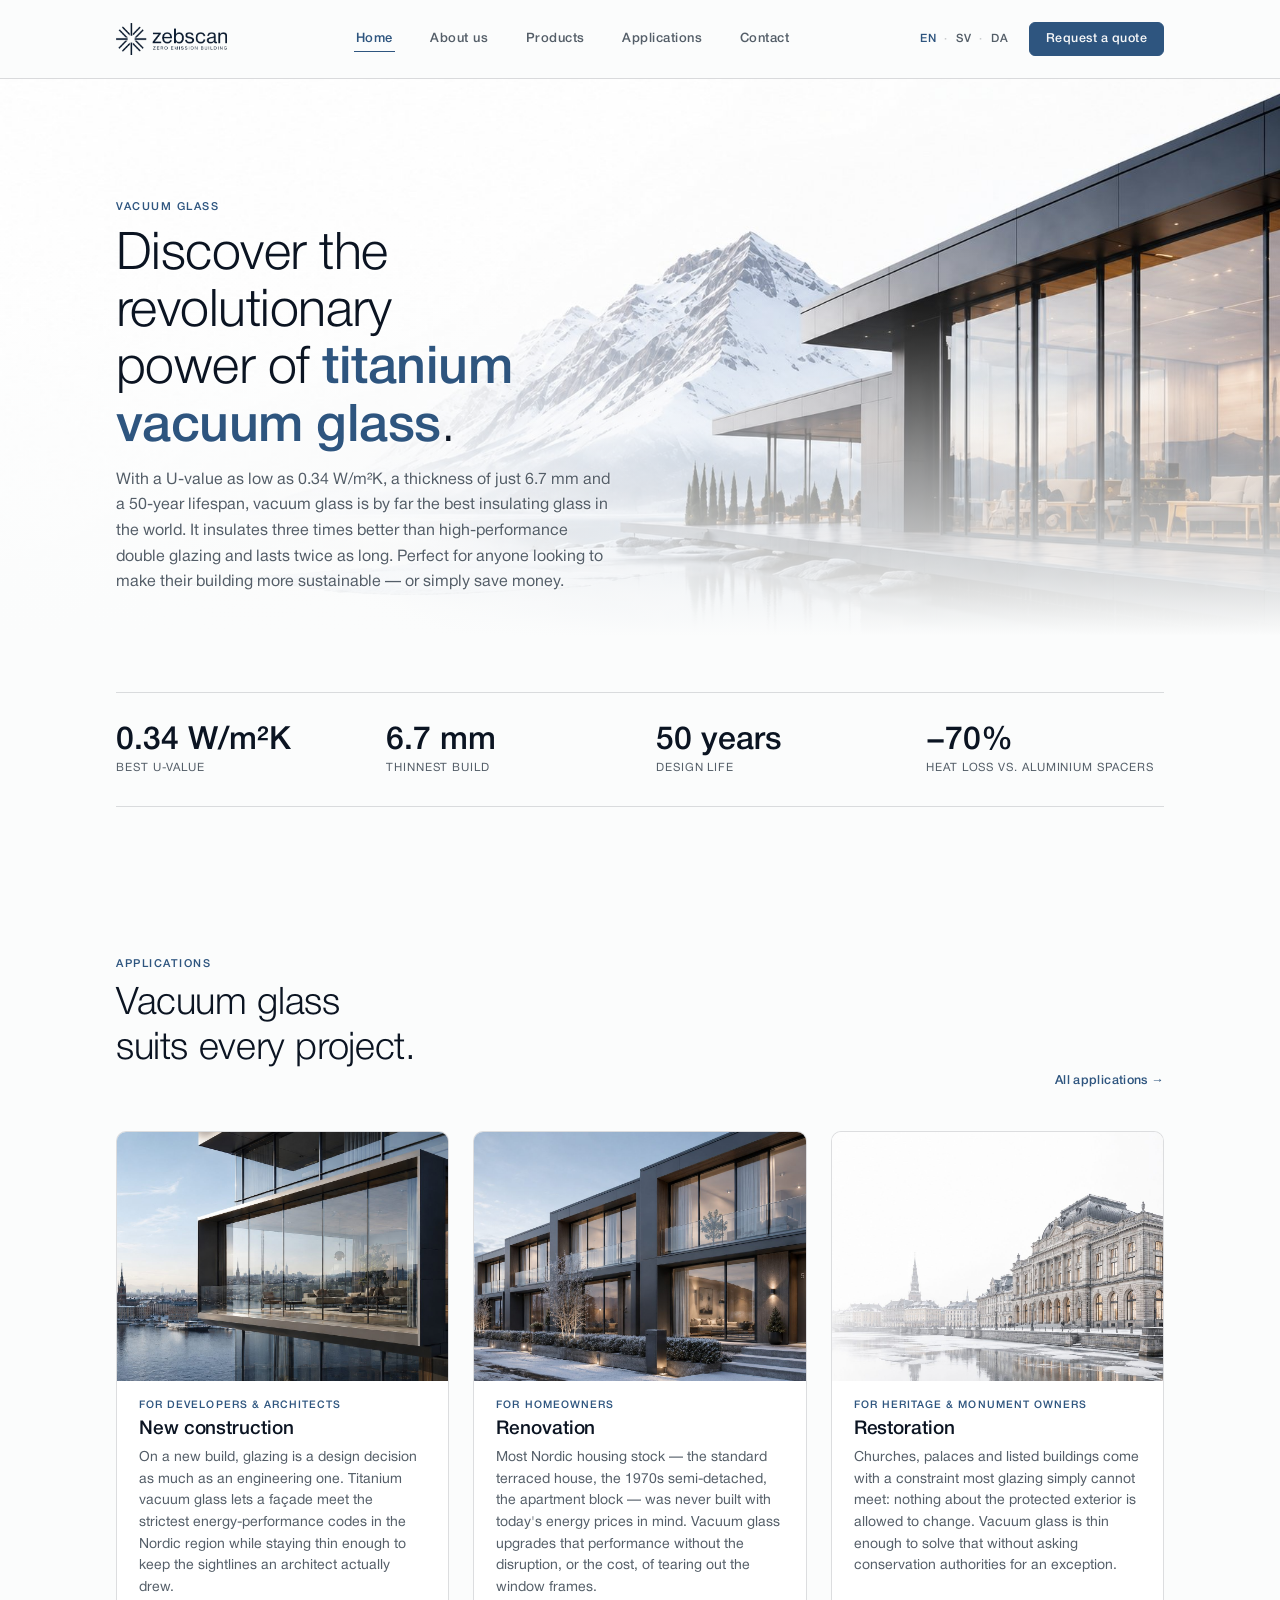
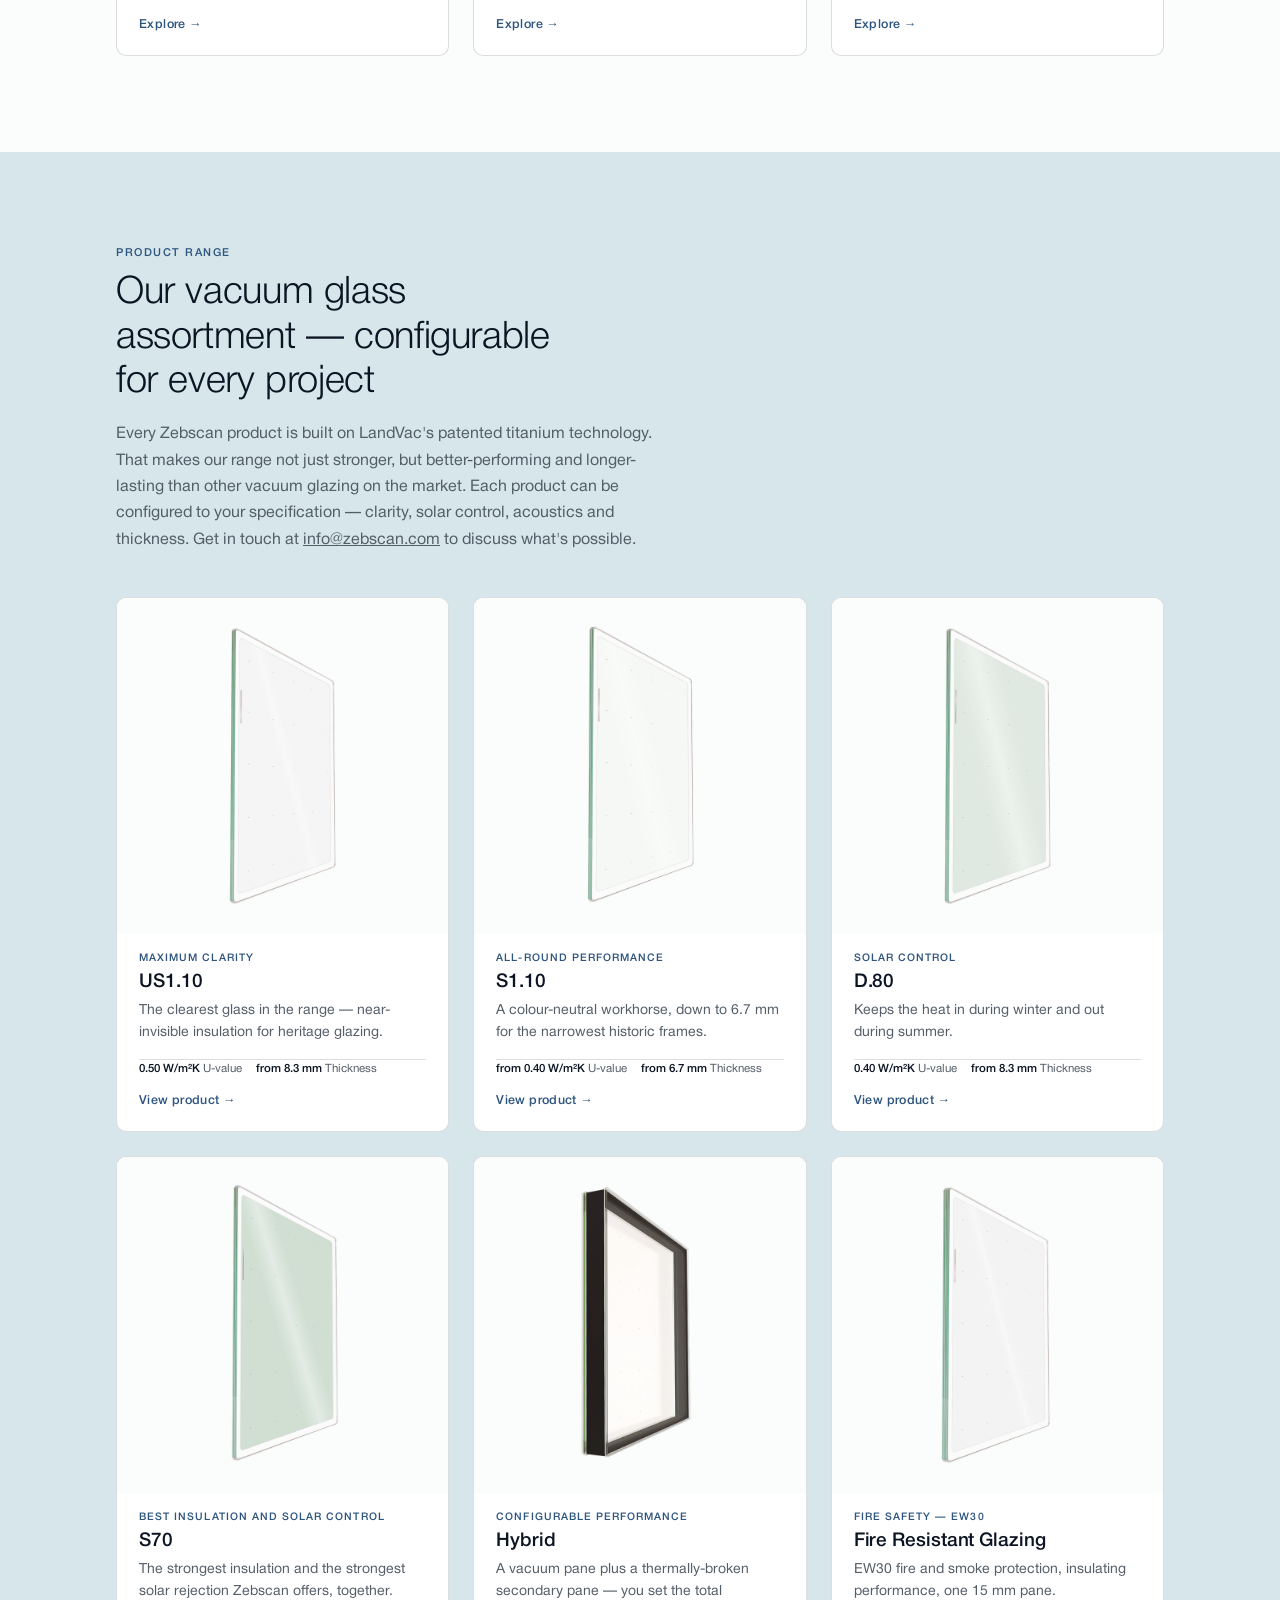
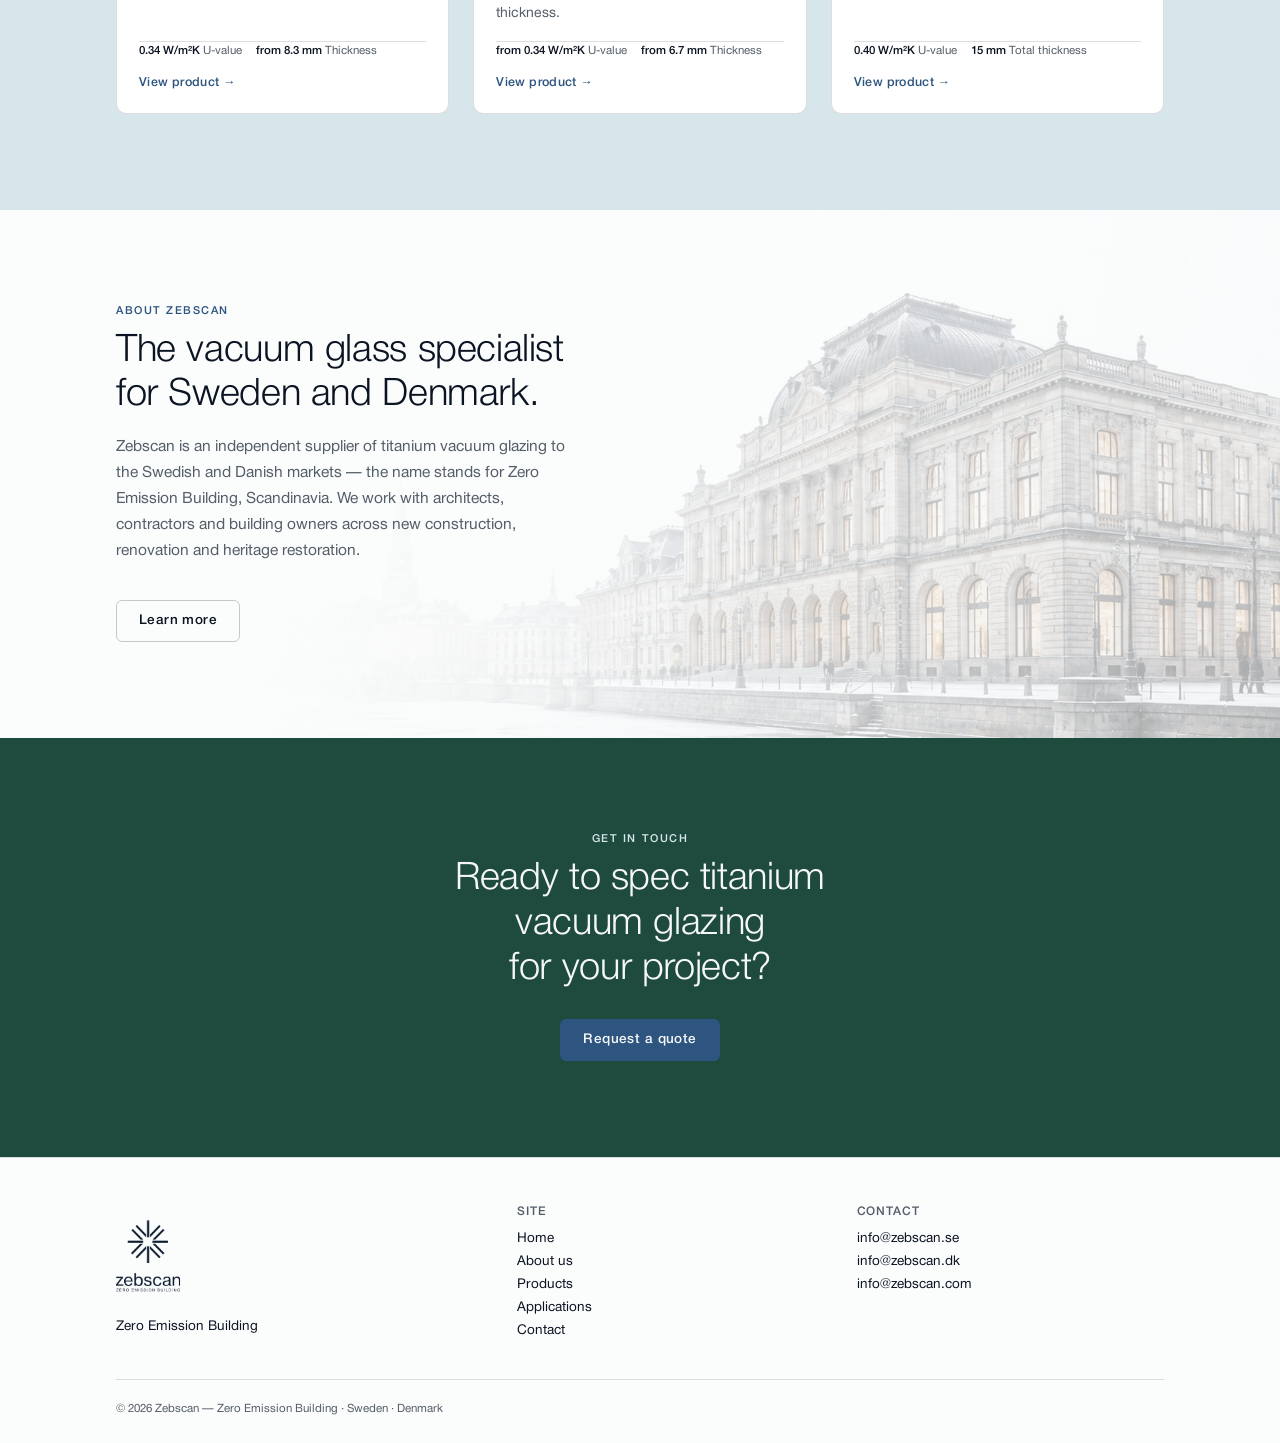
<file: index.html>
<!doctype html>
<html lang="en">
<head>
<meta charset="utf-8">
<meta name="viewport" content="width=device-width, initial-scale=1">
<title>Zebscan — Titanium Vacuum Glazing</title>
<meta name="description" content="Zebscan supplies titanium-engineered vacuum glazing to Sweden and Denmark — U-value from 0.34 W/m²K at just 6.7 mm thick. New construction, renovation and restoration.">
<link rel="icon" type="image/png" href="/favicon.png">
<link rel="apple-touch-icon" href="/apple-touch-icon.png">
<link rel="canonical" href="https://zebscan.com/">
<meta property="og:type" content="website">
<meta property="og:url" content="https://zebscan.com/">
<meta property="og:title" content="Zebscan — Titanium Vacuum Glazing">
<meta property="og:description" content="Zebscan supplies titanium-engineered vacuum glazing to Sweden and Denmark — U-value from 0.34 W/m²K at just 6.7 mm thick. New construction, renovation and restoration.">
<meta property="og:image" content="https://zebscan.com/og-image.jpg">
<meta name="twitter:card" content="summary_large_image">
<meta name="twitter:title" content="Zebscan — Titanium Vacuum Glazing">
<meta name="twitter:description" content="Zebscan supplies titanium-engineered vacuum glazing to Sweden and Denmark — U-value from 0.34 W/m²K at just 6.7 mm thick. New construction, renovation and restoration.">
<meta name="twitter:image" content="https://zebscan.com/og-image.jpg">
<link rel="preload" as="font" href="/assets/fonts/HelveticaNeueRoman.otf" type="font/otf" crossorigin>
<link rel="stylesheet" href="/assets/css/tokens.css">
<link rel="stylesheet" href="/assets/css/fonts.css">
<link rel="stylesheet" href="/assets/css/base.css">
</head>
<body>
<header class="site-header">
  <div class="container">
    <a class="brand" href="/index.html" aria-label="Zebscan home">
      <img src="/assets/images/logo-left-aligned-darkblue.png" alt="Zebscan — Zero Emission Building" />
    </a>

    <nav class="nav-primary" aria-label="Primary">
      <a href="/index.html" class="active" id="i18n-navHome">Home</a>
      <a href="/about.html" id="i18n-navAbout">About us</a>
      <a href="/products.html" id="i18n-navProducts">Products</a>
      <a href="/applications.html" id="i18n-navApplications">Applications</a>
      <a href="/contact.html" id="i18n-navContact">Contact</a>
    </nav>

    <div class="header-actions">
      <div class="lang-switch" role="group" aria-label="Language">
        <button type="button" data-lang-btn="en" class="active">EN</button>
        <span>&middot;</span>
        <button type="button" data-lang-btn="sv">SV</button>
        <span>&middot;</span>
        <button type="button" data-lang-btn="da">DA</button>
      </div>
      <a class="btn-quote" href="/contact.html" id="i18n-navQuote">Request a quote</a>
      <button type="button" class="nav-toggle" aria-label="Toggle menu" aria-expanded="false">
        <span></span><span></span><span></span>
      </button>
    </div>
  </div>
</header>
<section class="page-hero" style="background-image:url('/assets/images/hero-bg.jpg');">
  <div class="container">
    <span class="page-hero-eyebrow reveal" id="i18n-heroEyebrow">Vacuum glass</span>
    <h1 class="reveal" style="animation-delay:.08s;" id="i18n-heroTitle" data-i18n-html>Discover the revolutionary power of <em>titanium vacuum glass</em>.</h1>
    <p class="reveal" style="animation-delay:.16s;" id="i18n-heroLede">With a U-value as low as 0.34 W/m²K, a thickness of just 6.7 mm and a 50-year lifespan, vacuum glass is by far the best insulating glass in the world. It insulates three times better than high-performance double glazing and lasts twice as long. Perfect for anyone looking to make their building more sustainable — or simply save money.</p>
  </div>
</section>

<section class="section-tight">
  <div class="container">
    <div class="usp-strip">
      <div class="usp-item"><span class="usp-value">0.34 W/m²K</span><span class="usp-label">Best U-value</span></div>
      <div class="usp-item"><span class="usp-value">6.7 mm</span><span class="usp-label">Thinnest build</span></div>
      <div class="usp-item"><span class="usp-value">50 years</span><span class="usp-label">Design life</span></div>
      <div class="usp-item"><span class="usp-value">&minus;70%</span><span class="usp-label">Heat loss vs. aluminium spacers</span></div>
    </div>
  </div>
</section>

<section class="section">
  <div class="container">
    <div class="section-head">
      <div>
        <span class="eyebrow">Applications</span>
        <h2 class="section-title" id="i18n-applicationsTitle">Vacuum glass suits every project.</h2>
      </div>
      <a class="card-cta" href="/applications.html" style="text-decoration:none;">All applications →</a>
    </div>
    <div class="card-grid card-grid-3">
      <a class="card" href="/applications.html#nieuwbouw">
        <div class="card-photo" style="background-image:url('/assets/images/applications/nieuwbouw/nieuwbouw-01.jpg')"></div>
        <div class="card-body">
          <span class="card-eyebrow">For developers & architects</span>
          <h3 id="i18n-catNieuwbouw">New construction</h3>
          <p>On a new build, glazing is a design decision as much as an engineering one. Titanium vacuum glass lets a façade meet the strictest energy-performance codes in the Nordic region while staying thin enough to keep the sightlines an architect actually drew.</p>
          <span class="card-cta">Explore →</span>
        </div>
      </a>
      <a class="card" href="/applications.html#renovatie">
        <div class="card-photo" style="background-image:url('/assets/images/applications/renovatie/renovatie-01.jpg')"></div>
        <div class="card-body">
          <span class="card-eyebrow">For homeowners</span>
          <h3 id="i18n-catRenovatie">Renovation</h3>
          <p>Most Nordic housing stock — the standard terraced house, the 1970s semi-detached, the apartment block — was never built with today's energy prices in mind. Vacuum glass upgrades that performance without the disruption, or the cost, of tearing out the window frames.</p>
          <span class="card-cta">Explore →</span>
        </div>
      </a>
      <a class="card" href="/applications.html#restauratie">
        <div class="card-photo" style="background-image:url('/assets/images/applications/restauratie/restauratie-01.jpg')"></div>
        <div class="card-body">
          <span class="card-eyebrow">For heritage & monument owners</span>
          <h3 id="i18n-catRestauratie">Restoration</h3>
          <p>Churches, palaces and listed buildings come with a constraint most glazing simply cannot meet: nothing about the protected exterior is allowed to change. Vacuum glass is thin enough to solve that without asking conservation authorities for an exception.</p>
          <span class="card-cta">Explore →</span>
        </div>
      </a>
    </div>
  </div>
</section>

<section class="section section-ice">
  <div class="container">
    <div class="section-head">
      <div>
        <span class="eyebrow">Product range</span>
        <h2 class="section-title" id="i18n-productRangeTitle">Our vacuum glass assortment — configurable for every project</h2>
        <p class="section-lede" style="margin-top:10px;" id="i18n-productRangeLede" data-i18n-html>Every Zebscan product is built on LandVac's patented titanium technology. That makes our range not just stronger, but better-performing and longer-lasting than other vacuum glazing on the market. Each product can be configured to your specification — clarity, solar control, acoustics and thickness. Get in touch at <a href="mailto:info@zebscan.com">info@zebscan.com</a> to discuss what's possible.</p>
      </div>
    </div>
    <div class="card-grid card-grid-products">
      <a class="card" href="/products/us1-10.html">
  <div class="card-media"><img src="/assets/images/products/us1-10.png" alt="US1.10" loading="lazy" width="400" height="300" /></div>
  <div class="card-body">
    <span class="card-eyebrow">Maximum clarity</span>
    <h3>US1.10</h3>
    <p>The clearest glass in the range — near-invisible insulation for heritage glazing.</p>
    <div class="card-spec-row">
      <span><b>0.50 W/m²K</b> U-value</span>
      <span><b>from 8.3 mm</b> Thickness</span>
    </div>
    <span class="card-cta">View product →</span>
  </div>
</a>
      <a class="card" href="/products/s1-10.html">
  <div class="card-media"><img src="/assets/images/products/s1-10.png" alt="S1.10" loading="lazy" width="400" height="300" /></div>
  <div class="card-body">
    <span class="card-eyebrow">All-round performance</span>
    <h3>S1.10</h3>
    <p>A colour-neutral workhorse, down to 6.7 mm for the narrowest historic frames.</p>
    <div class="card-spec-row">
      <span><b>from 0.40 W/m²K</b> U-value</span>
      <span><b>from 6.7 mm</b> Thickness</span>
    </div>
    <span class="card-cta">View product →</span>
  </div>
</a>
      <a class="card" href="/products/d-80.html">
  <div class="card-media"><img src="/assets/images/products/d-80.png" alt="D.80" loading="lazy" width="400" height="300" /></div>
  <div class="card-body">
    <span class="card-eyebrow">Solar control</span>
    <h3>D.80</h3>
    <p>Keeps the heat in during winter and out during summer.</p>
    <div class="card-spec-row">
      <span><b>0.40 W/m²K</b> U-value</span>
      <span><b>from 8.3 mm</b> Thickness</span>
    </div>
    <span class="card-cta">View product →</span>
  </div>
</a>
      <a class="card" href="/products/s70.html">
  <div class="card-media"><img src="/assets/images/products/s70.png" alt="S70" loading="lazy" width="400" height="300" /></div>
  <div class="card-body">
    <span class="card-eyebrow">Best insulation and solar control</span>
    <h3>S70</h3>
    <p>The strongest insulation and the strongest solar rejection Zebscan offers, together.</p>
    <div class="card-spec-row">
      <span><b>0.34 W/m²K</b> U-value</span>
      <span><b>from 8.3 mm</b> Thickness</span>
    </div>
    <span class="card-cta">View product →</span>
  </div>
</a>
      <a class="card" href="/products/hybrid.html">
  <div class="card-media"><img src="/assets/images/products/hybrid.png" alt="Hybrid" loading="lazy" width="400" height="300" /></div>
  <div class="card-body">
    <span class="card-eyebrow">Configurable performance</span>
    <h3>Hybrid</h3>
    <p>A vacuum pane plus a thermally-broken secondary pane — you set the total thickness.</p>
    <div class="card-spec-row">
      <span><b>from 0.34 W/m²K</b> U-value</span>
      <span><b>from 6.7 mm</b> Thickness</span>
    </div>
    <span class="card-cta">View product →</span>
  </div>
</a>
      <a class="card" href="/products/fire-resistant-glazing.html">
  <div class="card-media"><img src="/assets/images/products/fire-resistant-glazing.png" alt="Fire Resistant Glazing" loading="lazy" width="400" height="300" /></div>
  <div class="card-body">
    <span class="card-eyebrow">Fire safety — EW30</span>
    <h3>Fire Resistant Glazing</h3>
    <p>EW30 fire and smoke protection, insulating performance, one 15 mm pane.</p>
    <div class="card-spec-row">
      <span><b>0.40 W/m²K</b> U-value</span>
      <span><b>15 mm</b> Total thickness</span>
    </div>
    <span class="card-cta">View product →</span>
  </div>
</a>
    </div>
  </div>
</section>

<section class="section section-watermark" style="--watermark-img:url('/assets/images/applications/restauratie/restauratie-01.jpg');">
  <div class="container">
    <span class="eyebrow">About Zebscan</span>
    <h2 class="section-title" id="i18n-aboutTeaserTitle">The vacuum glass specialist for Sweden and Denmark.</h2>
    <p style="font-size:15.5px;line-height:1.68;color:var(--text-secondary);max-width:52ch;">Zebscan is an independent supplier of titanium vacuum glazing to the Swedish and Danish markets — the name stands for Zero Emission Building, Scandinavia. We work with architects, contractors and building owners across new construction, renovation and heritage restoration.</p>
    <a class="btn btn-secondary" href="/about.html" style="margin-top:20px;" id="i18n-ctaLearnMore">Learn more</a>
  </div>
</section>

<section class="section section-ink">
  <div class="container" style="text-align:center;">
    <span class="eyebrow" style="justify-content:center;display:block;">Get in touch</span>
    <h2 class="section-title" style="margin-left:auto;margin-right:auto;">Ready to spec titanium vacuum glazing for your project?</h2>
    <a class="btn btn-primary" href="/contact.html" id="i18n-ctaRequestQuote" style="margin-top:12px;">Request a quote</a>
  </div>
</section>
<footer class="site-footer">
  <div class="container">
    <div class="footer-grid">
      <div class="footer-col">
        <div class="footer-logo"><img src="/assets/images/logo-darkblue.png" alt="Zebscan" /></div>
        <p id="i18n-footerTagline">Zero Emission Building</p>
      </div>
      <div class="footer-col">
        <h4 id="i18n-footerNavHeading">Site</h4>
        <a href="/index.html" id="i18n-navHome">Home</a>
        <a href="/about.html" id="i18n-navAbout">About us</a>
        <a href="/products.html" id="i18n-navProducts">Products</a>
        <a href="/applications.html" id="i18n-navApplications">Applications</a>
        <a href="/contact.html" id="i18n-navContact">Contact</a>
      </div>
      <div class="footer-col">
        <h4 id="i18n-footerContactHeading">Contact</h4>
        <a href="mailto:info@zebscan.se">info@zebscan.se</a>
        <a href="mailto:info@zebscan.dk">info@zebscan.dk</a>
        <a href="mailto:info@zebscan.com">info@zebscan.com</a>
      </div>
    </div>
    <div class="footer-bottom">
      <span id="i18n-footerCopyright">© 2026 Zebscan — Zero Emission Building · Sweden · Denmark</span>
    </div>
  </div>
</footer>
<script src="/assets/js/nav.js" defer></script>
<script src="/assets/js/i18n-runtime.js" defer></script>

<script defer>
  window.addEventListener('DOMContentLoaded', function () {
    if (window.initI18n) window.initI18n({"en":{"heroEyebrow":"Vacuum glass","heroTitle":"Discover the revolutionary power of <em>titanium vacuum glass</em>.","heroLede":"With a U-value as low as 0.34 W/m²K, a thickness of just 6.7 mm and a 50-year lifespan, vacuum glass is by far the best insulating glass in the world. It insulates three times better than high-performance double glazing and lasts twice as long. Perfect for anyone looking to make their building more sustainable — or simply save money.","applicationsTitle":"Vacuum glass suits every project.","aboutTeaserTitle":"The vacuum glass specialist for Sweden and Denmark.","productRangeTitle":"Our vacuum glass assortment — configurable for every project","productRangeLede":"Every Zebscan product is built on LandVac's patented titanium technology. That makes our range not just stronger, but better-performing and longer-lasting than other vacuum glazing on the market. Each product can be configured to your specification — clarity, solar control, acoustics and thickness. Get in touch at <a href=\"mailto:info@zebscan.com\">info@zebscan.com</a> to discuss what's possible.","navHome":"Home","navAbout":"About us","navProducts":"Products","navApplications":"Applications","navContact":"Contact","navQuote":"Request a quote","footerNavHeading":"Site","footerProductsHeading":"Products","footerContactHeading":"Contact","footerTagline":"Zero Emission Building","footerCopyright":"© 2026 Zebscan — Zero Emission Building · Sweden · Denmark","ctaRequestQuote":"Request a quote","ctaViewProduct":"View product","ctaAllProducts":"View all products","ctaLearnMore":"Learn more","catNieuwbouw":"New construction","catRenovatie":"Renovation","catRestauratie":"Restoration"},"sv":{"heroEyebrow":"Vakuumglas","heroTitle":"Upptäck den revolutionerande kraften i <em>titanvakuumglas</em>.","heroLede":"Med ett U-värde ner till 0,34 W/m²K, en tjocklek på bara 6,7 mm och en livslängd på 50 år är vakuumglas det bästa isoleringsglaset i världen. Det isolerar tre gånger bättre än energieffektivt tvåglas och håller dubbelt så länge. Perfekt för dig som vill göra ditt hus mer hållbart — eller helt enkelt spara pengar.","applicationsTitle":"Vakuumglas passar alla projekt.","aboutTeaserTitle":"Vakuumglasspecialisten för Sverige och Danmark.","productRangeTitle":"Vårt vakuumglassortiment — konfigurerbart för alla projekt","productRangeLede":"Varje Zebscan-produkt är uppbyggd kring LandVacs patenterade titanteknologi. Det gör vårt sortiment inte bara starkare, utan även bättre presterande och mer hållbart än andra vakuumglasprodukter på marknaden. Varje produkt kan konfigureras efter behov — klarhet, solskydd, akustik och tjocklek. Kontakta oss på <a href=\"mailto:info@zebscan.com\">info@zebscan.com</a> för att höra mer om möjligheterna.","navHome":"Hem","navAbout":"Om oss","navProducts":"Produkter","navApplications":"Användning","navContact":"Kontakt","navQuote":"Begär offert","footerNavHeading":"Sida","footerProductsHeading":"Produkter","footerContactHeading":"Kontakt","footerTagline":"Zero Emission Building","footerCopyright":"© 2026 Zebscan — Zero Emission Building · Sverige · Danmark","ctaRequestQuote":"Begär offert","ctaViewProduct":"Visa produkt","ctaAllProducts":"Visa alla produkter","ctaLearnMore":"Läs mer","catNieuwbouw":"Nybyggnation","catRenovatie":"Renovering","catRestauratie":"Restaurering"},"da":{"heroEyebrow":"Vakuumglas","heroTitle":"Oplev den revolutionerende kraft i <em>titanvakuumglas</em>.","heroLede":"Med en U-værdi helt ned til 0,34 W/m²K, en tykkelse på kun 6,7 mm og en levetid på 50 år er vakuumglas verdens bedste isoleringsglas. Det isolerer tre gange bedre end energieffektivt termoglas og holder dobbelt så længe. Perfekt til dig, der vil gøre din bolig mere bæredygtig — eller bare spare penge.","applicationsTitle":"Vakuumglas passer til ethvert projekt.","aboutTeaserTitle":"Vakuumglasspecialisten for Sverige og Danmark.","productRangeTitle":"Vores vakuumglassortiment — konfigurerbart til ethvert projekt","productRangeLede":"Hvert Zebscan-produkt er bygget op omkring LandVacs patenterede titanteknologi. Det gør vores sortiment ikke kun stærkere, men også mere ydedygtigt og holdbart end andre vakuumglasprodukter på markedet. Hvert produkt kan konfigureres efter ønske — klarhed, solafskærmning, akustik og tykkelse. Kontakt os på <a href=\"mailto:info@zebscan.com\">info@zebscan.com</a> for at høre mere om mulighederne.","navHome":"Hjem","navAbout":"Om os","navProducts":"Produkter","navApplications":"Anvendelse","navContact":"Kontakt","navQuote":"Anmod om tilbud","footerNavHeading":"Side","footerProductsHeading":"Produkter","footerContactHeading":"Kontakt","footerTagline":"Zero Emission Building","footerCopyright":"© 2026 Zebscan — Zero Emission Building · Sverige · Danmark","ctaRequestQuote":"Anmod om tilbud","ctaViewProduct":"Se produkt","ctaAllProducts":"Se alle produkter","ctaLearnMore":"Læs mere","catNieuwbouw":"Nybyggeri","catRenovatie":"Renovering","catRestauratie":"Restaurering"}});
  });
</script>
</body>
</html>
</file>
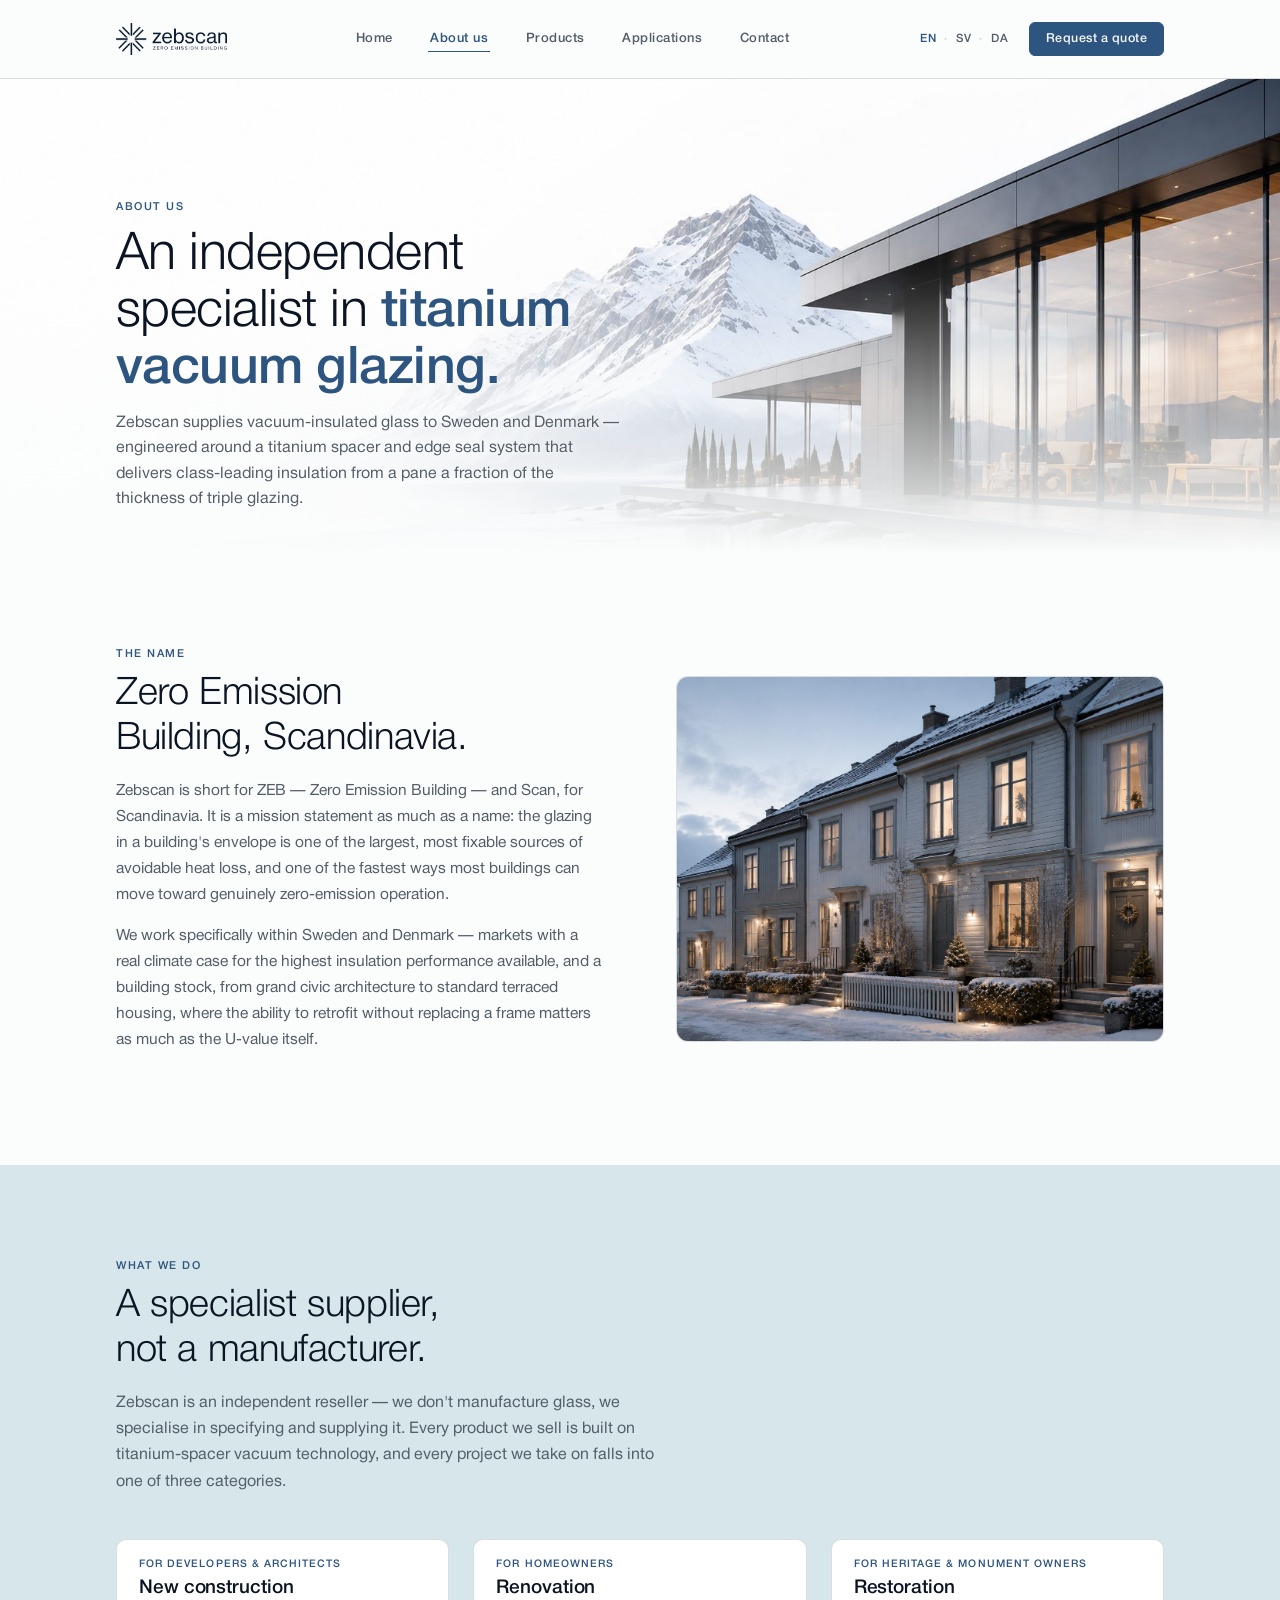
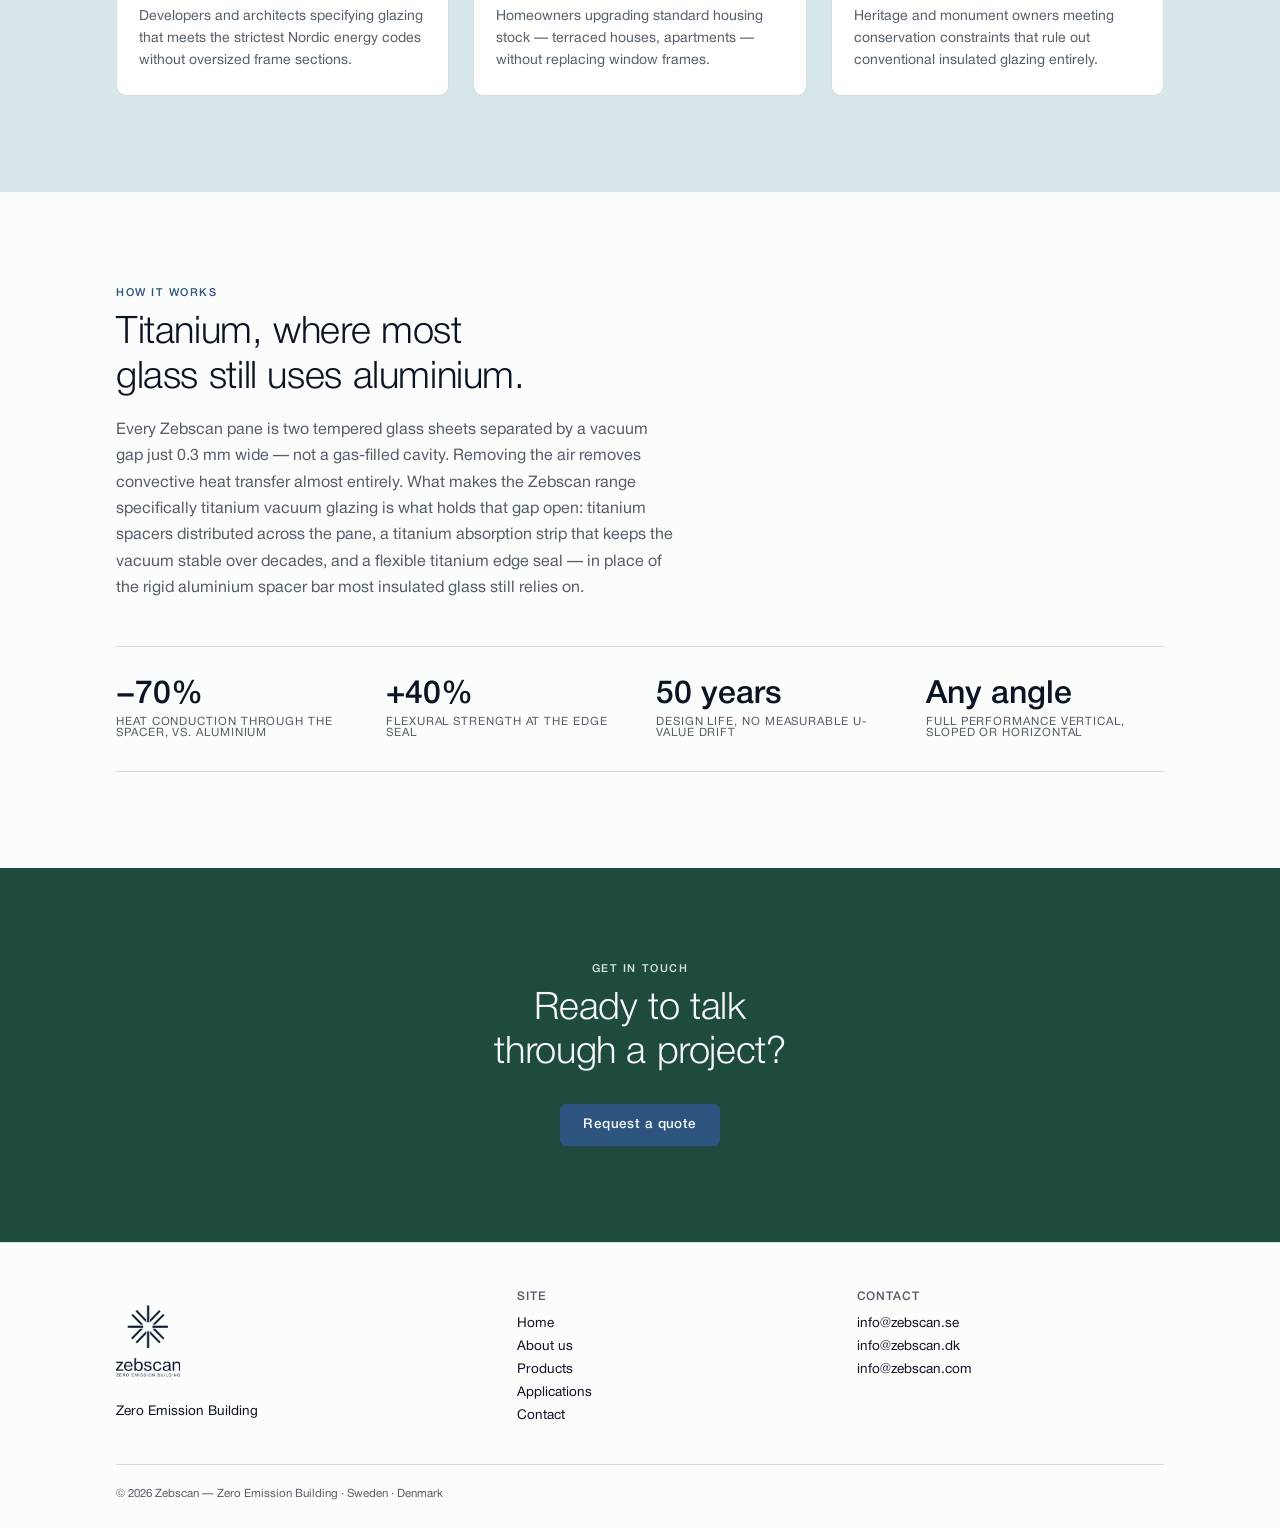
<file: about.html>
<!doctype html>
<html lang="en">
<head>
<meta charset="utf-8">
<meta name="viewport" content="width=device-width, initial-scale=1">
<title>About Us — Zebscan</title>
<meta name="description" content="Zebscan is an independent supplier of titanium vacuum glazing to Sweden and Denmark. Learn about the technology and the markets we serve.">
<link rel="icon" type="image/png" href="/favicon.png">
<link rel="apple-touch-icon" href="/apple-touch-icon.png">
<link rel="canonical" href="https://zebscan.com/about.html">
<meta property="og:type" content="website">
<meta property="og:url" content="https://zebscan.com/about.html">
<meta property="og:title" content="About Us — Zebscan">
<meta property="og:description" content="Zebscan is an independent supplier of titanium vacuum glazing to Sweden and Denmark. Learn about the technology and the markets we serve.">
<meta property="og:image" content="https://zebscan.com/og-image.jpg">
<meta name="twitter:card" content="summary_large_image">
<meta name="twitter:title" content="About Us — Zebscan">
<meta name="twitter:description" content="Zebscan is an independent supplier of titanium vacuum glazing to Sweden and Denmark. Learn about the technology and the markets we serve.">
<meta name="twitter:image" content="https://zebscan.com/og-image.jpg">
<link rel="preload" as="font" href="/assets/fonts/HelveticaNeueRoman.otf" type="font/otf" crossorigin>
<link rel="stylesheet" href="/assets/css/tokens.css">
<link rel="stylesheet" href="/assets/css/fonts.css">
<link rel="stylesheet" href="/assets/css/base.css">
</head>
<body>
<header class="site-header">
  <div class="container">
    <a class="brand" href="/index.html" aria-label="Zebscan home">
      <img src="/assets/images/logo-left-aligned-darkblue.png" alt="Zebscan — Zero Emission Building" />
    </a>

    <nav class="nav-primary" aria-label="Primary">
      <a href="/index.html" id="i18n-navHome">Home</a>
      <a href="/about.html" class="active" id="i18n-navAbout">About us</a>
      <a href="/products.html" id="i18n-navProducts">Products</a>
      <a href="/applications.html" id="i18n-navApplications">Applications</a>
      <a href="/contact.html" id="i18n-navContact">Contact</a>
    </nav>

    <div class="header-actions">
      <div class="lang-switch" role="group" aria-label="Language">
        <button type="button" data-lang-btn="en" class="active">EN</button>
        <span>&middot;</span>
        <button type="button" data-lang-btn="sv">SV</button>
        <span>&middot;</span>
        <button type="button" data-lang-btn="da">DA</button>
      </div>
      <a class="btn-quote" href="/contact.html" id="i18n-navQuote">Request a quote</a>
      <button type="button" class="nav-toggle" aria-label="Toggle menu" aria-expanded="false">
        <span></span><span></span><span></span>
      </button>
    </div>
  </div>
</header>
<section class="page-hero" style="background-image:url('/assets/images/applications/nieuwbouw/nieuwbouw-02.jpg');">
  <div class="container">
    <span class="page-hero-eyebrow reveal" id="i18n-navAbout">About us</span>
    <h1 class="reveal" style="animation-delay:.08s;">An independent specialist in <em>titanium vacuum glazing.</em></h1>
    <p class="reveal" style="animation-delay:.16s;">Zebscan supplies vacuum-insulated glass to Sweden and Denmark — engineered around a titanium spacer and edge seal system that delivers class-leading insulation from a pane a fraction of the thickness of triple glazing.</p>
  </div>
</section>

<!-- TODO: drop in real founding year, team names and HQ location here once confirmed — left out deliberately rather than invented. -->

<section class="section">
  <div class="container split">
    <div>
      <span class="eyebrow">The name</span>
      <h2 class="section-title">Zero Emission Building, Scandinavia.</h2>
      <p style="font-size:15.5px;line-height:1.68;color:var(--text-secondary);">Zebscan is short for ZEB — Zero Emission Building — and Scan, for Scandinavia. It is a mission statement as much as a name: the glazing in a building's envelope is one of the largest, most fixable sources of avoidable heat loss, and one of the fastest ways most buildings can move toward genuinely zero-emission operation.</p>
      <p style="font-size:15.5px;line-height:1.68;color:var(--text-secondary);">We work specifically within Sweden and Denmark — markets with a real climate case for the highest insulation performance available, and a building stock, from grand civic architecture to standard terraced housing, where the ability to retrofit without replacing a frame matters as much as the U-value itself.</p>
    </div>
    <div class="split-media" style="aspect-ratio:4/3;padding:0;overflow:hidden;">
      <img src="/assets/images/applications/renovatie/renovatie-02.jpg" alt="Renovated Nordic housing with Zebscan vacuum glazing" style="width:100%;height:100%;object-fit:cover;" />
    </div>
  </div>
</section>

<section class="section section-ice">
  <div class="container">
    <div class="section-head">
      <div>
        <span class="eyebrow">What we do</span>
        <h2 class="section-title">A specialist supplier, not a manufacturer.</h2>
        <p class="section-lede" style="margin-top:10px;">Zebscan is an independent reseller — we don't manufacture glass, we specialise in specifying and supplying it. Every product we sell is built on titanium-spacer vacuum technology, and every project we take on falls into one of three categories.</p>
      </div>
    </div>
    <div class="card-grid card-grid-3">
      <a class="card" href="/applications.html#nieuwbouw">
        <div class="card-body">
          <span class="card-eyebrow">For developers & architects</span>
          <h3 id="i18n-catNieuwbouw">New construction</h3>
          <p>Developers and architects specifying glazing that meets the strictest Nordic energy codes without oversized frame sections.</p>
        </div>
      </a>
      <a class="card" href="/applications.html#renovatie">
        <div class="card-body">
          <span class="card-eyebrow">For homeowners</span>
          <h3 id="i18n-catRenovatie">Renovation</h3>
          <p>Homeowners upgrading standard housing stock — terraced houses, apartments — without replacing window frames.</p>
        </div>
      </a>
      <a class="card" href="/applications.html#restauratie">
        <div class="card-body">
          <span class="card-eyebrow">For heritage & monument owners</span>
          <h3 id="i18n-catRestauratie">Restoration</h3>
          <p>Heritage and monument owners meeting conservation constraints that rule out conventional insulated glazing entirely.</p>
        </div>
      </a>
    </div>
  </div>
</section>

<section class="section">
  <div class="container">
    <div class="section-head">
      <div>
        <span class="eyebrow">How it works</span>
        <h2 class="section-title">Titanium, where most glass still uses aluminium.</h2>
        <p class="section-lede" style="margin-top:10px;">Every Zebscan pane is two tempered glass sheets separated by a vacuum gap just 0.3&nbsp;mm wide — not a gas-filled cavity. Removing the air removes convective heat transfer almost entirely. What makes the Zebscan range specifically titanium vacuum glazing is what holds that gap open: titanium spacers distributed across the pane, a titanium absorption strip that keeps the vacuum stable over decades, and a flexible titanium edge seal — in place of the rigid aluminium spacer bar most insulated glass still relies on.</p>
      </div>
    </div>
    <div class="usp-strip">
      <div class="usp-item"><span class="usp-value">&minus;70%</span><span class="usp-label">Heat conduction through the spacer, vs. aluminium</span></div>
      <div class="usp-item"><span class="usp-value">+40%</span><span class="usp-label">Flexural strength at the edge seal</span></div>
      <div class="usp-item"><span class="usp-value">50 years</span><span class="usp-label">Design life, no measurable U-value drift</span></div>
      <div class="usp-item"><span class="usp-value">Any angle</span><span class="usp-label">Full performance vertical, sloped or horizontal</span></div>
    </div>
  </div>
</section>

<section class="section section-ink">
  <div class="container" style="text-align:center;">
    <span class="eyebrow" style="justify-content:center;display:block;">Get in touch</span>
    <h2 class="section-title" style="margin-left:auto;margin-right:auto;">Ready to talk through a project?</h2>
    <a class="btn btn-primary" href="/contact.html" id="i18n-ctaRequestQuote" style="margin-top:12px;">Request a quote</a>
  </div>
</section>
<footer class="site-footer">
  <div class="container">
    <div class="footer-grid">
      <div class="footer-col">
        <div class="footer-logo"><img src="/assets/images/logo-darkblue.png" alt="Zebscan" /></div>
        <p id="i18n-footerTagline">Zero Emission Building</p>
      </div>
      <div class="footer-col">
        <h4 id="i18n-footerNavHeading">Site</h4>
        <a href="/index.html" id="i18n-navHome">Home</a>
        <a href="/about.html" id="i18n-navAbout">About us</a>
        <a href="/products.html" id="i18n-navProducts">Products</a>
        <a href="/applications.html" id="i18n-navApplications">Applications</a>
        <a href="/contact.html" id="i18n-navContact">Contact</a>
      </div>
      <div class="footer-col">
        <h4 id="i18n-footerContactHeading">Contact</h4>
        <a href="mailto:info@zebscan.se">info@zebscan.se</a>
        <a href="mailto:info@zebscan.dk">info@zebscan.dk</a>
        <a href="mailto:info@zebscan.com">info@zebscan.com</a>
      </div>
    </div>
    <div class="footer-bottom">
      <span id="i18n-footerCopyright">© 2026 Zebscan — Zero Emission Building · Sweden · Denmark</span>
    </div>
  </div>
</footer>
<script src="/assets/js/nav.js" defer></script>
<script src="/assets/js/i18n-runtime.js" defer></script>

<script defer>
  window.addEventListener('DOMContentLoaded', function () {
    if (window.initI18n) window.initI18n({"en":{"navHome":"Home","navAbout":"About us","navProducts":"Products","navApplications":"Applications","navContact":"Contact","navQuote":"Request a quote","footerNavHeading":"Site","footerProductsHeading":"Products","footerContactHeading":"Contact","footerTagline":"Zero Emission Building","footerCopyright":"© 2026 Zebscan — Zero Emission Building · Sweden · Denmark","ctaRequestQuote":"Request a quote","ctaViewProduct":"View product","ctaAllProducts":"View all products","ctaLearnMore":"Learn more","catNieuwbouw":"New construction","catRenovatie":"Renovation","catRestauratie":"Restoration"},"sv":{"navHome":"Hem","navAbout":"Om oss","navProducts":"Produkter","navApplications":"Användning","navContact":"Kontakt","navQuote":"Begär offert","footerNavHeading":"Sida","footerProductsHeading":"Produkter","footerContactHeading":"Kontakt","footerTagline":"Zero Emission Building","footerCopyright":"© 2026 Zebscan — Zero Emission Building · Sverige · Danmark","ctaRequestQuote":"Begär offert","ctaViewProduct":"Visa produkt","ctaAllProducts":"Visa alla produkter","ctaLearnMore":"Läs mer","catNieuwbouw":"Nybyggnation","catRenovatie":"Renovering","catRestauratie":"Restaurering"},"da":{"navHome":"Hjem","navAbout":"Om os","navProducts":"Produkter","navApplications":"Anvendelse","navContact":"Kontakt","navQuote":"Anmod om tilbud","footerNavHeading":"Side","footerProductsHeading":"Produkter","footerContactHeading":"Kontakt","footerTagline":"Zero Emission Building","footerCopyright":"© 2026 Zebscan — Zero Emission Building · Sverige · Danmark","ctaRequestQuote":"Anmod om tilbud","ctaViewProduct":"Se produkt","ctaAllProducts":"Se alle produkter","ctaLearnMore":"Læs mere","catNieuwbouw":"Nybyggeri","catRenovatie":"Renovering","catRestauratie":"Restaurering"}});
  });
</script>
</body>
</html>
</file>
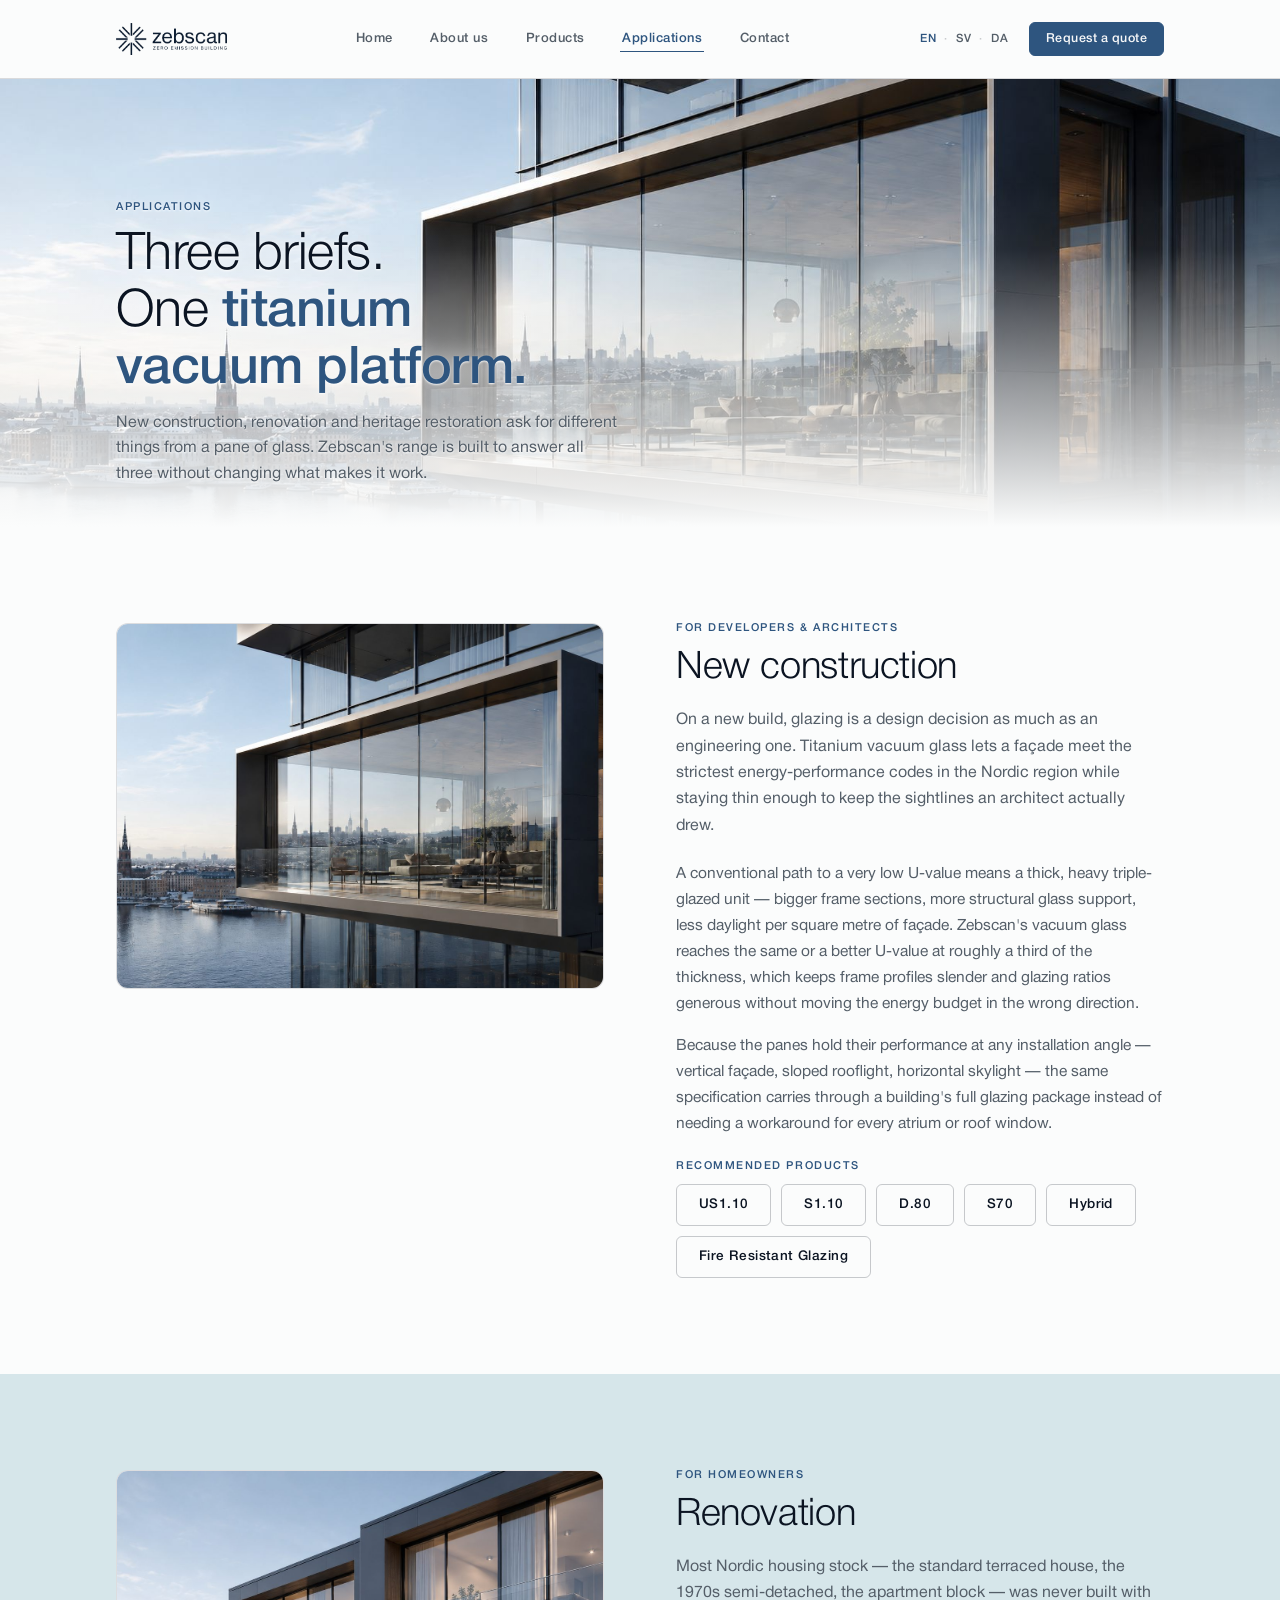
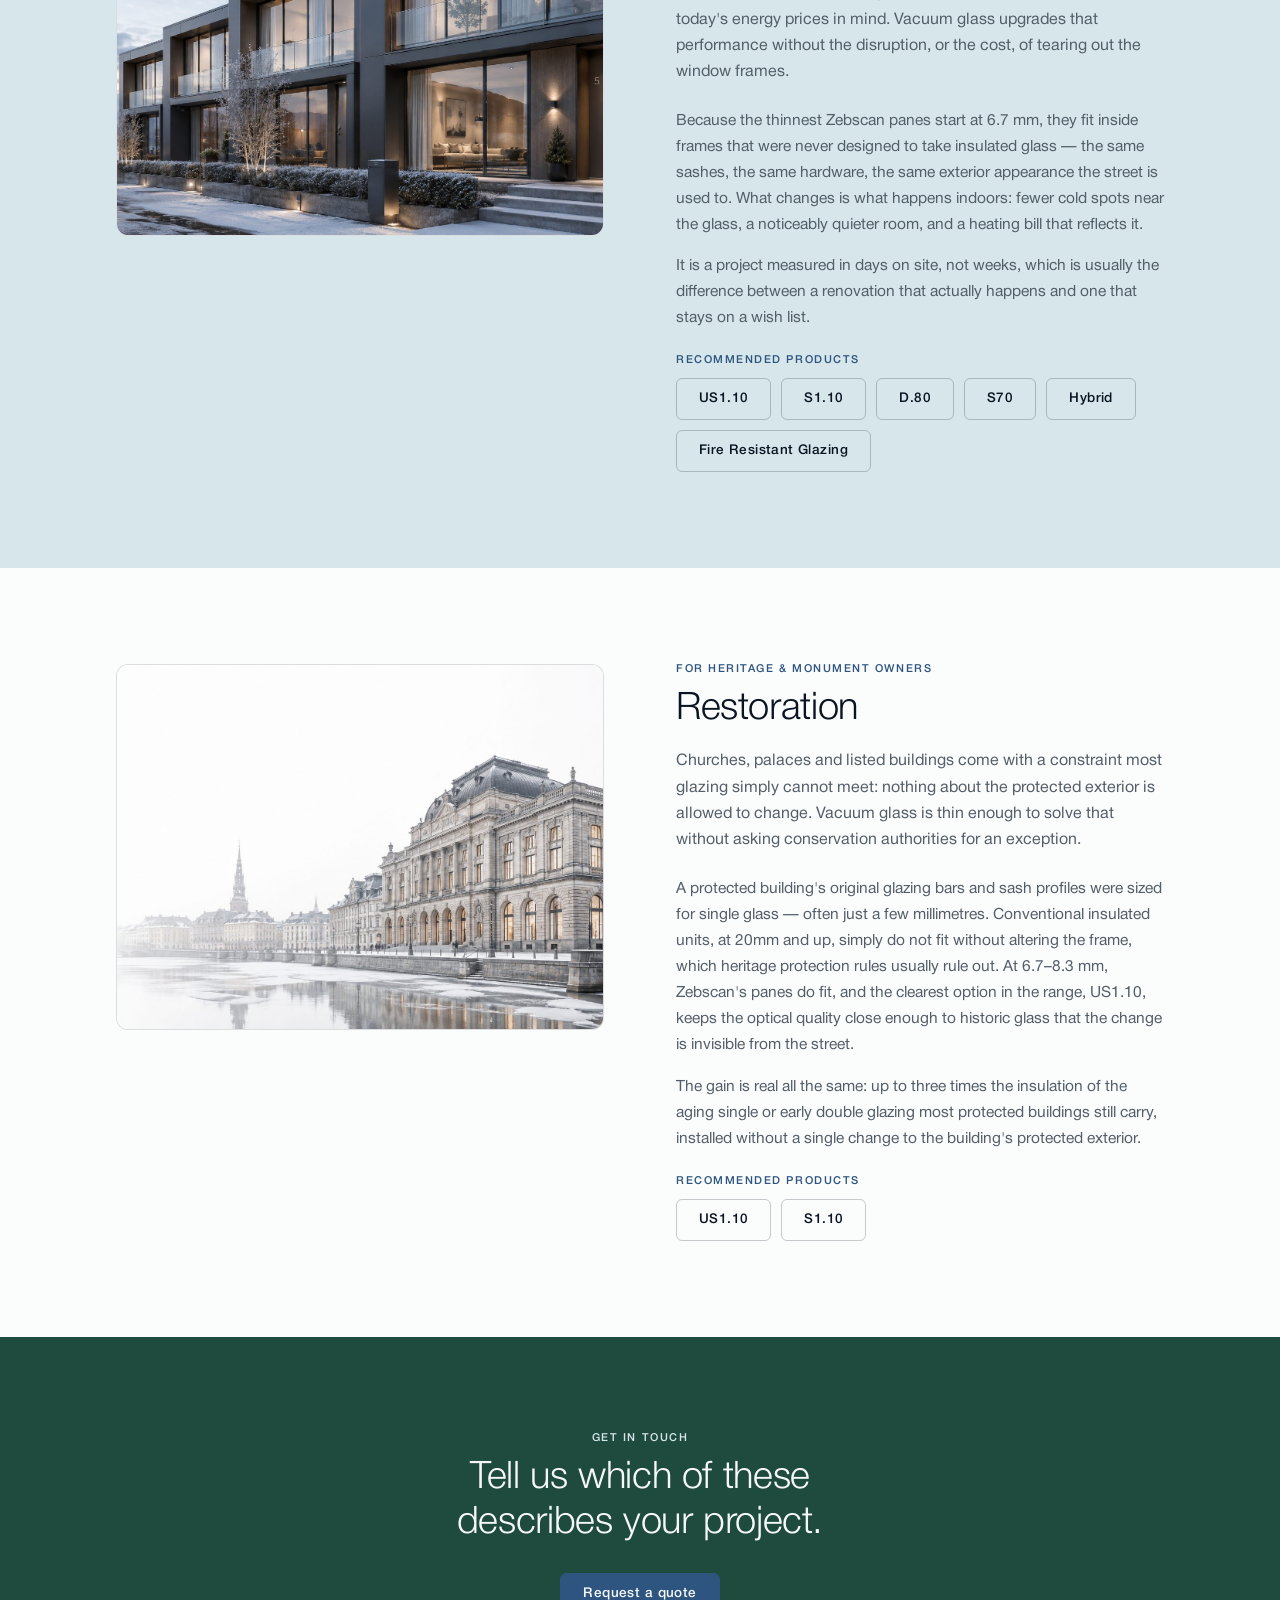
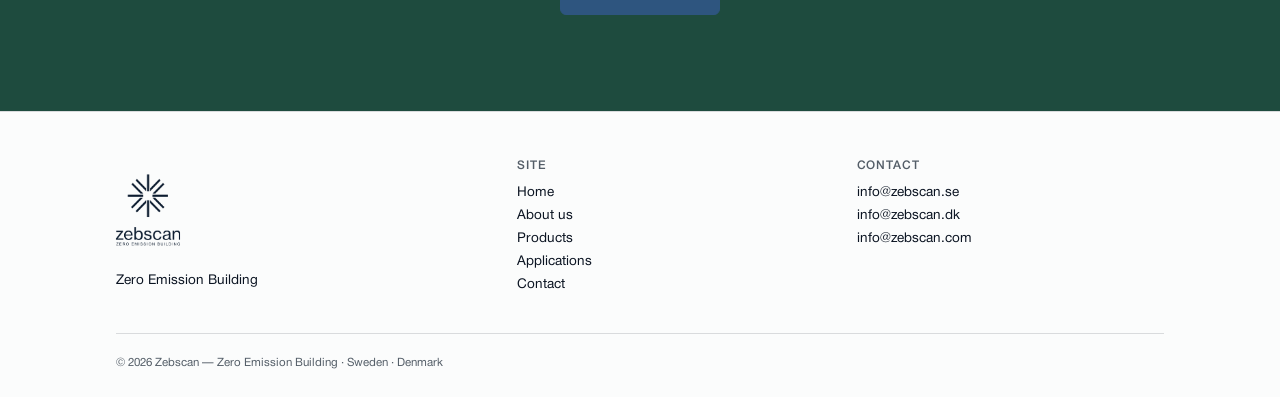
<file: applications.html>
<!doctype html>
<html lang="en">
<head>
<meta charset="utf-8">
<meta name="viewport" content="width=device-width, initial-scale=1">
<title>Applications — Zebscan</title>
<meta name="description" content="Titanium vacuum glazing for new construction, renovation and heritage restoration across Sweden and Denmark.">
<link rel="icon" type="image/png" href="/favicon.png">
<link rel="apple-touch-icon" href="/apple-touch-icon.png">
<link rel="canonical" href="https://zebscan.com/applications.html">
<meta property="og:type" content="website">
<meta property="og:url" content="https://zebscan.com/applications.html">
<meta property="og:title" content="Applications — Zebscan">
<meta property="og:description" content="Titanium vacuum glazing for new construction, renovation and heritage restoration across Sweden and Denmark.">
<meta property="og:image" content="https://zebscan.com/og-image.jpg">
<meta name="twitter:card" content="summary_large_image">
<meta name="twitter:title" content="Applications — Zebscan">
<meta name="twitter:description" content="Titanium vacuum glazing for new construction, renovation and heritage restoration across Sweden and Denmark.">
<meta name="twitter:image" content="https://zebscan.com/og-image.jpg">
<link rel="preload" as="font" href="/assets/fonts/HelveticaNeueRoman.otf" type="font/otf" crossorigin>
<link rel="stylesheet" href="/assets/css/tokens.css">
<link rel="stylesheet" href="/assets/css/fonts.css">
<link rel="stylesheet" href="/assets/css/base.css">
</head>
<body>
<header class="site-header">
  <div class="container">
    <a class="brand" href="/index.html" aria-label="Zebscan home">
      <img src="/assets/images/logo-left-aligned-darkblue.png" alt="Zebscan — Zero Emission Building" />
    </a>

    <nav class="nav-primary" aria-label="Primary">
      <a href="/index.html" id="i18n-navHome">Home</a>
      <a href="/about.html" id="i18n-navAbout">About us</a>
      <a href="/products.html" id="i18n-navProducts">Products</a>
      <a href="/applications.html" class="active" id="i18n-navApplications">Applications</a>
      <a href="/contact.html" id="i18n-navContact">Contact</a>
    </nav>

    <div class="header-actions">
      <div class="lang-switch" role="group" aria-label="Language">
        <button type="button" data-lang-btn="en" class="active">EN</button>
        <span>&middot;</span>
        <button type="button" data-lang-btn="sv">SV</button>
        <span>&middot;</span>
        <button type="button" data-lang-btn="da">DA</button>
      </div>
      <a class="btn-quote" href="/contact.html" id="i18n-navQuote">Request a quote</a>
      <button type="button" class="nav-toggle" aria-label="Toggle menu" aria-expanded="false">
        <span></span><span></span><span></span>
      </button>
    </div>
  </div>
</header>
<section class="page-hero" style="background-image:url('/assets/images/applications/nieuwbouw/nieuwbouw-01.jpg');">
  <div class="container">
    <span class="page-hero-eyebrow reveal" id="i18n-navApplications">Applications</span>
    <h1 class="reveal" style="animation-delay:.08s;">Three briefs. One <em>titanium vacuum platform.</em></h1>
    <p class="reveal" style="animation-delay:.16s;">New construction, renovation and heritage restoration ask for different things from a pane of glass. Zebscan's range is built to answer all three without changing what makes it work.</p>
  </div>
</section>

<section class="section" id="nieuwbouw">
  <div class="container split" style="align-items:start;">
    <div class="split-media" style="aspect-ratio:4/3;padding:0;overflow:hidden;">
      <img src="/assets/images/applications/nieuwbouw/nieuwbouw-01.jpg" alt="New construction project" loading="lazy" style="width:100%;height:100%;object-fit:cover;" />
    </div>
    <div>
      <span class="eyebrow">For developers & architects</span>
      <h2 class="section-title"><span id="i18n-catNieuwbouw">New construction</span></h2>
      <p class="section-lede" style="margin-bottom:22px;">On a new build, glazing is a design decision as much as an engineering one. Titanium vacuum glass lets a façade meet the strictest energy-performance codes in the Nordic region while staying thin enough to keep the sightlines an architect actually drew.</p>
      <div class="split-copy">
        <p>A conventional path to a very low U-value means a thick, heavy triple-glazed unit — bigger frame sections, more structural glass support, less daylight per square metre of façade. Zebscan's vacuum glass reaches the same or a better U-value at roughly a third of the thickness, which keeps frame profiles slender and glazing ratios generous without moving the energy budget in the wrong direction.</p>
          <p>Because the panes hold their performance at any installation angle — vertical façade, sloped rooflight, horizontal skylight — the same specification carries through a building's full glazing package instead of needing a workaround for every atrium or roof window.</p>
      </div>
      <div style="margin-top:24px;">
        <span class="eyebrow" style="display:block;margin-bottom:12px;">Recommended products</span>
        <div style="display:flex;gap:10px;flex-wrap:wrap;">
          <a class="btn btn-secondary" href="/products/us1-10.html">US1.10</a>
        <a class="btn btn-secondary" href="/products/s1-10.html">S1.10</a>
        <a class="btn btn-secondary" href="/products/d-80.html">D.80</a>
        <a class="btn btn-secondary" href="/products/s70.html">S70</a>
        <a class="btn btn-secondary" href="/products/hybrid.html">Hybrid</a>
        <a class="btn btn-secondary" href="/products/fire-resistant-glazing.html">Fire Resistant Glazing</a>
        </div>
      </div>
    </div>
  </div>
</section>

<section class="section section-ice" id="renovatie">
  <div class="container split" style="align-items:start;">
    <div class="split-media" style="aspect-ratio:4/3;padding:0;overflow:hidden;">
      <img src="/assets/images/applications/renovatie/renovatie-01.jpg" alt="Renovation project" loading="lazy" style="width:100%;height:100%;object-fit:cover;" />
    </div>
    <div>
      <span class="eyebrow">For homeowners</span>
      <h2 class="section-title"><span id="i18n-catRenovatie">Renovation</span></h2>
      <p class="section-lede" style="margin-bottom:22px;">Most Nordic housing stock — the standard terraced house, the 1970s semi-detached, the apartment block — was never built with today's energy prices in mind. Vacuum glass upgrades that performance without the disruption, or the cost, of tearing out the window frames.</p>
      <div class="split-copy">
        <p>Because the thinnest Zebscan panes start at 6.7 mm, they fit inside frames that were never designed to take insulated glass — the same sashes, the same hardware, the same exterior appearance the street is used to. What changes is what happens indoors: fewer cold spots near the glass, a noticeably quieter room, and a heating bill that reflects it.</p>
          <p>It is a project measured in days on site, not weeks, which is usually the difference between a renovation that actually happens and one that stays on a wish list.</p>
      </div>
      <div style="margin-top:24px;">
        <span class="eyebrow" style="display:block;margin-bottom:12px;">Recommended products</span>
        <div style="display:flex;gap:10px;flex-wrap:wrap;">
          <a class="btn btn-secondary" href="/products/us1-10.html">US1.10</a>
        <a class="btn btn-secondary" href="/products/s1-10.html">S1.10</a>
        <a class="btn btn-secondary" href="/products/d-80.html">D.80</a>
        <a class="btn btn-secondary" href="/products/s70.html">S70</a>
        <a class="btn btn-secondary" href="/products/hybrid.html">Hybrid</a>
        <a class="btn btn-secondary" href="/products/fire-resistant-glazing.html">Fire Resistant Glazing</a>
        </div>
      </div>
    </div>
  </div>
</section>

<section class="section" id="restauratie">
  <div class="container split" style="align-items:start;">
    <div class="split-media" style="aspect-ratio:4/3;padding:0;overflow:hidden;">
      <img src="/assets/images/applications/restauratie/restauratie-01.jpg" alt="Restoration project" loading="lazy" style="width:100%;height:100%;object-fit:cover;" />
    </div>
    <div>
      <span class="eyebrow">For heritage & monument owners</span>
      <h2 class="section-title"><span id="i18n-catRestauratie">Restoration</span></h2>
      <p class="section-lede" style="margin-bottom:22px;">Churches, palaces and listed buildings come with a constraint most glazing simply cannot meet: nothing about the protected exterior is allowed to change. Vacuum glass is thin enough to solve that without asking conservation authorities for an exception.</p>
      <div class="split-copy">
        <p>A protected building's original glazing bars and sash profiles were sized for single glass — often just a few millimetres. Conventional insulated units, at 20mm and up, simply do not fit without altering the frame, which heritage protection rules usually rule out. At 6.7–8.3 mm, Zebscan's panes do fit, and the clearest option in the range, US1.10, keeps the optical quality close enough to historic glass that the change is invisible from the street.</p>
          <p>The gain is real all the same: up to three times the insulation of the aging single or early double glazing most protected buildings still carry, installed without a single change to the building's protected exterior.</p>
      </div>
      <div style="margin-top:24px;">
        <span class="eyebrow" style="display:block;margin-bottom:12px;">Recommended products</span>
        <div style="display:flex;gap:10px;flex-wrap:wrap;">
          <a class="btn btn-secondary" href="/products/us1-10.html">US1.10</a>
        <a class="btn btn-secondary" href="/products/s1-10.html">S1.10</a>
        </div>
      </div>
    </div>
  </div>
</section>

<section class="section section-ink">
  <div class="container" style="text-align:center;">
    <span class="eyebrow" style="justify-content:center;display:block;">Get in touch</span>
    <h2 class="section-title" style="margin-left:auto;margin-right:auto;">Tell us which of these describes your project.</h2>
    <a class="btn btn-primary" href="/contact.html" id="i18n-ctaRequestQuote" style="margin-top:12px;">Request a quote</a>
  </div>
</section>
<footer class="site-footer">
  <div class="container">
    <div class="footer-grid">
      <div class="footer-col">
        <div class="footer-logo"><img src="/assets/images/logo-darkblue.png" alt="Zebscan" /></div>
        <p id="i18n-footerTagline">Zero Emission Building</p>
      </div>
      <div class="footer-col">
        <h4 id="i18n-footerNavHeading">Site</h4>
        <a href="/index.html" id="i18n-navHome">Home</a>
        <a href="/about.html" id="i18n-navAbout">About us</a>
        <a href="/products.html" id="i18n-navProducts">Products</a>
        <a href="/applications.html" id="i18n-navApplications">Applications</a>
        <a href="/contact.html" id="i18n-navContact">Contact</a>
      </div>
      <div class="footer-col">
        <h4 id="i18n-footerContactHeading">Contact</h4>
        <a href="mailto:info@zebscan.se">info@zebscan.se</a>
        <a href="mailto:info@zebscan.dk">info@zebscan.dk</a>
        <a href="mailto:info@zebscan.com">info@zebscan.com</a>
      </div>
    </div>
    <div class="footer-bottom">
      <span id="i18n-footerCopyright">© 2026 Zebscan — Zero Emission Building · Sweden · Denmark</span>
    </div>
  </div>
</footer>
<script src="/assets/js/nav.js" defer></script>
<script src="/assets/js/i18n-runtime.js" defer></script>

<script defer>
  window.addEventListener('DOMContentLoaded', function () {
    if (window.initI18n) window.initI18n({"en":{"navHome":"Home","navAbout":"About us","navProducts":"Products","navApplications":"Applications","navContact":"Contact","navQuote":"Request a quote","footerNavHeading":"Site","footerProductsHeading":"Products","footerContactHeading":"Contact","footerTagline":"Zero Emission Building","footerCopyright":"© 2026 Zebscan — Zero Emission Building · Sweden · Denmark","ctaRequestQuote":"Request a quote","ctaViewProduct":"View product","ctaAllProducts":"View all products","ctaLearnMore":"Learn more","catNieuwbouw":"New construction","catRenovatie":"Renovation","catRestauratie":"Restoration"},"sv":{"navHome":"Hem","navAbout":"Om oss","navProducts":"Produkter","navApplications":"Användning","navContact":"Kontakt","navQuote":"Begär offert","footerNavHeading":"Sida","footerProductsHeading":"Produkter","footerContactHeading":"Kontakt","footerTagline":"Zero Emission Building","footerCopyright":"© 2026 Zebscan — Zero Emission Building · Sverige · Danmark","ctaRequestQuote":"Begär offert","ctaViewProduct":"Visa produkt","ctaAllProducts":"Visa alla produkter","ctaLearnMore":"Läs mer","catNieuwbouw":"Nybyggnation","catRenovatie":"Renovering","catRestauratie":"Restaurering"},"da":{"navHome":"Hjem","navAbout":"Om os","navProducts":"Produkter","navApplications":"Anvendelse","navContact":"Kontakt","navQuote":"Anmod om tilbud","footerNavHeading":"Side","footerProductsHeading":"Produkter","footerContactHeading":"Kontakt","footerTagline":"Zero Emission Building","footerCopyright":"© 2026 Zebscan — Zero Emission Building · Sverige · Danmark","ctaRequestQuote":"Anmod om tilbud","ctaViewProduct":"Se produkt","ctaAllProducts":"Se alle produkter","ctaLearnMore":"Læs mere","catNieuwbouw":"Nybyggeri","catRenovatie":"Renovering","catRestauratie":"Restaurering"}});
  });
</script>
</body>
</html>
</file>
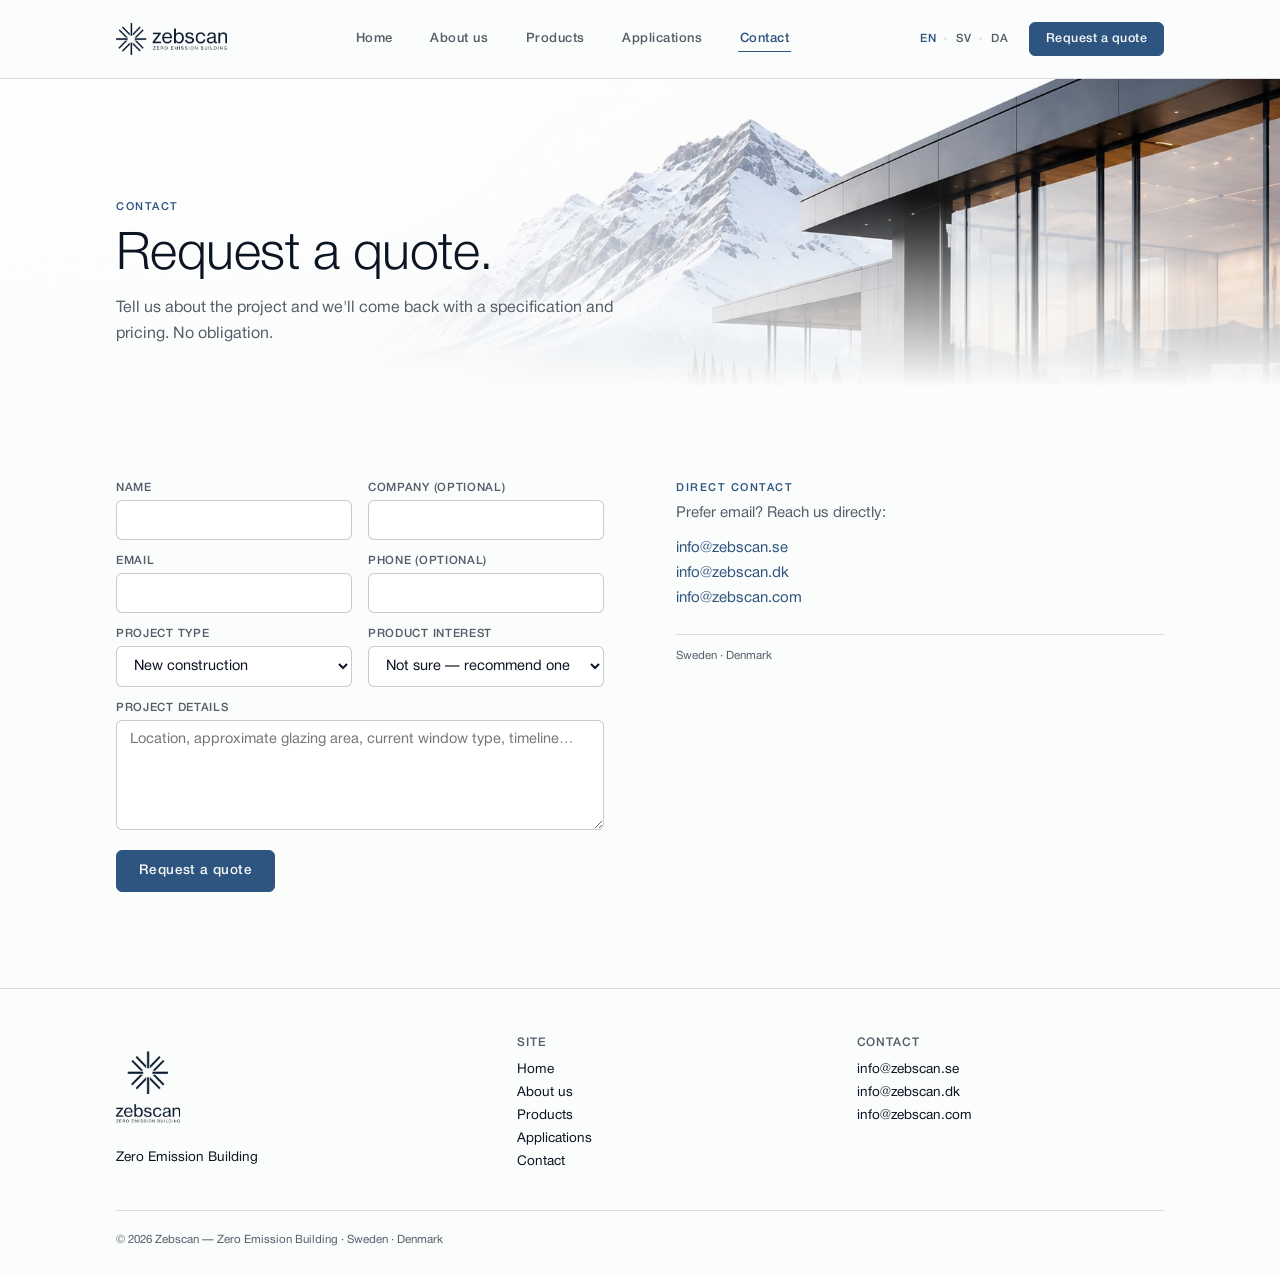
<file: contact.html>
<!doctype html>
<html lang="en">
<head>
<meta charset="utf-8">
<meta name="viewport" content="width=device-width, initial-scale=1">
<title>Contact — Zebscan</title>
<meta name="description" content="Request a quote for titanium vacuum glazing from Zebscan. New construction, renovation and restoration projects in Sweden and Denmark.">
<link rel="icon" type="image/png" href="/favicon.png">
<link rel="apple-touch-icon" href="/apple-touch-icon.png">
<link rel="canonical" href="https://zebscan.com/contact.html">
<meta property="og:type" content="website">
<meta property="og:url" content="https://zebscan.com/contact.html">
<meta property="og:title" content="Contact — Zebscan">
<meta property="og:description" content="Request a quote for titanium vacuum glazing from Zebscan. New construction, renovation and restoration projects in Sweden and Denmark.">
<meta property="og:image" content="https://zebscan.com/og-image.jpg">
<meta name="twitter:card" content="summary_large_image">
<meta name="twitter:title" content="Contact — Zebscan">
<meta name="twitter:description" content="Request a quote for titanium vacuum glazing from Zebscan. New construction, renovation and restoration projects in Sweden and Denmark.">
<meta name="twitter:image" content="https://zebscan.com/og-image.jpg">
<link rel="preload" as="font" href="/assets/fonts/HelveticaNeueRoman.otf" type="font/otf" crossorigin>
<link rel="stylesheet" href="/assets/css/tokens.css">
<link rel="stylesheet" href="/assets/css/fonts.css">
<link rel="stylesheet" href="/assets/css/base.css">
</head>
<body>
<header class="site-header">
  <div class="container">
    <a class="brand" href="/index.html" aria-label="Zebscan home">
      <img src="/assets/images/logo-left-aligned-darkblue.png" alt="Zebscan — Zero Emission Building" />
    </a>

    <nav class="nav-primary" aria-label="Primary">
      <a href="/index.html" id="i18n-navHome">Home</a>
      <a href="/about.html" id="i18n-navAbout">About us</a>
      <a href="/products.html" id="i18n-navProducts">Products</a>
      <a href="/applications.html" id="i18n-navApplications">Applications</a>
      <a href="/contact.html" class="active" id="i18n-navContact">Contact</a>
    </nav>

    <div class="header-actions">
      <div class="lang-switch" role="group" aria-label="Language">
        <button type="button" data-lang-btn="en" class="active">EN</button>
        <span>&middot;</span>
        <button type="button" data-lang-btn="sv">SV</button>
        <span>&middot;</span>
        <button type="button" data-lang-btn="da">DA</button>
      </div>
      <a class="btn-quote" href="/contact.html" id="i18n-navQuote">Request a quote</a>
      <button type="button" class="nav-toggle" aria-label="Toggle menu" aria-expanded="false">
        <span></span><span></span><span></span>
      </button>
    </div>
  </div>
</header>
<section class="page-hero" style="background-image:url('/assets/images/hero-bg.jpg');min-height:clamp(220px,30vh,320px);">
  <div class="container">
    <span class="page-hero-eyebrow reveal">Contact</span>
    <h1 class="reveal" style="animation-delay:.08s;">Request a quote.</h1>
    <p class="reveal" style="animation-delay:.16s;">Tell us about the project and we'll come back with a specification and pricing. No obligation.</p>
  </div>
</section>

<section class="section">
  <div class="container split" style="align-items:start;">
    <div>
      <!-- TODO: replace REPLACE_ME with the real Formspree form ID before this branch is merged/launched -->
      <form id="quote-form" action="https://formspree.io/f/REPLACE_ME" method="POST"
            data-success-text="Thanks — your request has been sent. We'll be in touch shortly."
            data-error-text="Something went wrong sending this. Please try again, or email us directly.">
        <div class="form-grid">
          <div class="form-field">
            <label for="f-name">Name</label>
            <input type="text" id="f-name" name="name" required autocomplete="name">
          </div>
          <div class="form-field">
            <label for="f-company">Company (optional)</label>
            <input type="text" id="f-company" name="company" autocomplete="organization">
          </div>
          <div class="form-field">
            <label for="f-email">Email</label>
            <input type="email" id="f-email" name="email" required autocomplete="email">
          </div>
          <div class="form-field">
            <label for="f-phone">Phone (optional)</label>
            <input type="tel" id="f-phone" name="phone" autocomplete="tel">
          </div>
          <div class="form-field">
            <label for="f-project-type">Project type</label>
            <select id="f-project-type" name="project_type">
              <option value="nieuwbouw" id="i18n-catNieuwbouw">New construction</option>
              <option value="renovatie" id="i18n-catRenovatie">Renovation</option>
              <option value="restauratie" id="i18n-catRestauratie">Restoration</option>
              <option value="other">Other / not sure</option>
            </select>
          </div>
          <div class="form-field">
            <label for="f-product">Product interest</label>
            <select id="f-product" name="product">
              <option value="">Not sure — recommend one</option>
              <option value="us1-10">US1.10</option>
              <option value="s1-10">S1.10</option>
              <option value="d-80">D.80</option>
              <option value="s70">S70</option>
              <option value="hybrid">Hybrid</option>
              <option value="fire-resistant-glazing">Fire Resistant Glazing</option>
            </select>
          </div>
          <div class="form-field full">
            <label for="f-message">Project details</label>
            <textarea id="f-message" name="message" required placeholder="Location, approximate glazing area, current window type, timeline…"></textarea>
          </div>
        </div>

        <input type="text" name="_gotcha" class="form-honeypot" tabindex="-1" autocomplete="off">
        <input type="hidden" name="_subject" value="New quote request — Zebscan">
        <input type="hidden" name="_next" value="https://zebscan.com/contact.html?sent=1">

        <button type="submit" class="btn btn-primary" style="margin-top:20px;" id="i18n-ctaRequestQuote">Request a quote</button>
        <div class="form-status" id="form-status"></div>
      </form>
    </div>

    <div>
      <span class="eyebrow">Direct contact</span>
      <p style="font-size:15px;color:var(--text-secondary);margin:10px 0 20px;">Prefer email? Reach us directly:</p>
      <div style="display:flex;flex-direction:column;gap:10px;font-family:var(--font);font-size:15px;">
        <a href="mailto:info@zebscan.se" style="color:var(--accent);text-decoration:none;">info@zebscan.se</a>
        <a href="mailto:info@zebscan.dk" style="color:var(--accent);text-decoration:none;">info@zebscan.dk</a>
        <a href="mailto:info@zebscan.com" style="color:var(--accent);text-decoration:none;">info@zebscan.com</a>
      </div>
      <div class="card-spec-row" style="margin-top:28px;border-top:1px solid var(--line);padding-top:16px;">
        <span>Sweden &middot; Denmark</span>
      </div>
    </div>
  </div>
</section>
<footer class="site-footer">
  <div class="container">
    <div class="footer-grid">
      <div class="footer-col">
        <div class="footer-logo"><img src="/assets/images/logo-darkblue.png" alt="Zebscan" /></div>
        <p id="i18n-footerTagline">Zero Emission Building</p>
      </div>
      <div class="footer-col">
        <h4 id="i18n-footerNavHeading">Site</h4>
        <a href="/index.html" id="i18n-navHome">Home</a>
        <a href="/about.html" id="i18n-navAbout">About us</a>
        <a href="/products.html" id="i18n-navProducts">Products</a>
        <a href="/applications.html" id="i18n-navApplications">Applications</a>
        <a href="/contact.html" id="i18n-navContact">Contact</a>
      </div>
      <div class="footer-col">
        <h4 id="i18n-footerContactHeading">Contact</h4>
        <a href="mailto:info@zebscan.se">info@zebscan.se</a>
        <a href="mailto:info@zebscan.dk">info@zebscan.dk</a>
        <a href="mailto:info@zebscan.com">info@zebscan.com</a>
      </div>
    </div>
    <div class="footer-bottom">
      <span id="i18n-footerCopyright">© 2026 Zebscan — Zero Emission Building · Sweden · Denmark</span>
    </div>
  </div>
</footer>
<script src="/assets/js/nav.js" defer></script>
<script src="/assets/js/i18n-runtime.js" defer></script>
<script src="/assets/js/contact-form.js" defer></script>
<script defer>
  window.addEventListener('DOMContentLoaded', function () {
    if (window.initI18n) window.initI18n({"en":{"navHome":"Home","navAbout":"About us","navProducts":"Products","navApplications":"Applications","navContact":"Contact","navQuote":"Request a quote","footerNavHeading":"Site","footerProductsHeading":"Products","footerContactHeading":"Contact","footerTagline":"Zero Emission Building","footerCopyright":"© 2026 Zebscan — Zero Emission Building · Sweden · Denmark","ctaRequestQuote":"Request a quote","ctaViewProduct":"View product","ctaAllProducts":"View all products","ctaLearnMore":"Learn more","catNieuwbouw":"New construction","catRenovatie":"Renovation","catRestauratie":"Restoration"},"sv":{"navHome":"Hem","navAbout":"Om oss","navProducts":"Produkter","navApplications":"Användning","navContact":"Kontakt","navQuote":"Begär offert","footerNavHeading":"Sida","footerProductsHeading":"Produkter","footerContactHeading":"Kontakt","footerTagline":"Zero Emission Building","footerCopyright":"© 2026 Zebscan — Zero Emission Building · Sverige · Danmark","ctaRequestQuote":"Begär offert","ctaViewProduct":"Visa produkt","ctaAllProducts":"Visa alla produkter","ctaLearnMore":"Läs mer","catNieuwbouw":"Nybyggnation","catRenovatie":"Renovering","catRestauratie":"Restaurering"},"da":{"navHome":"Hjem","navAbout":"Om os","navProducts":"Produkter","navApplications":"Anvendelse","navContact":"Kontakt","navQuote":"Anmod om tilbud","footerNavHeading":"Side","footerProductsHeading":"Produkter","footerContactHeading":"Kontakt","footerTagline":"Zero Emission Building","footerCopyright":"© 2026 Zebscan — Zero Emission Building · Sverige · Danmark","ctaRequestQuote":"Anmod om tilbud","ctaViewProduct":"Se produkt","ctaAllProducts":"Se alle produkter","ctaLearnMore":"Læs mere","catNieuwbouw":"Nybyggeri","catRenovatie":"Renovering","catRestauratie":"Restaurering"}});
  });
</script>
</body>
</html>
</file>
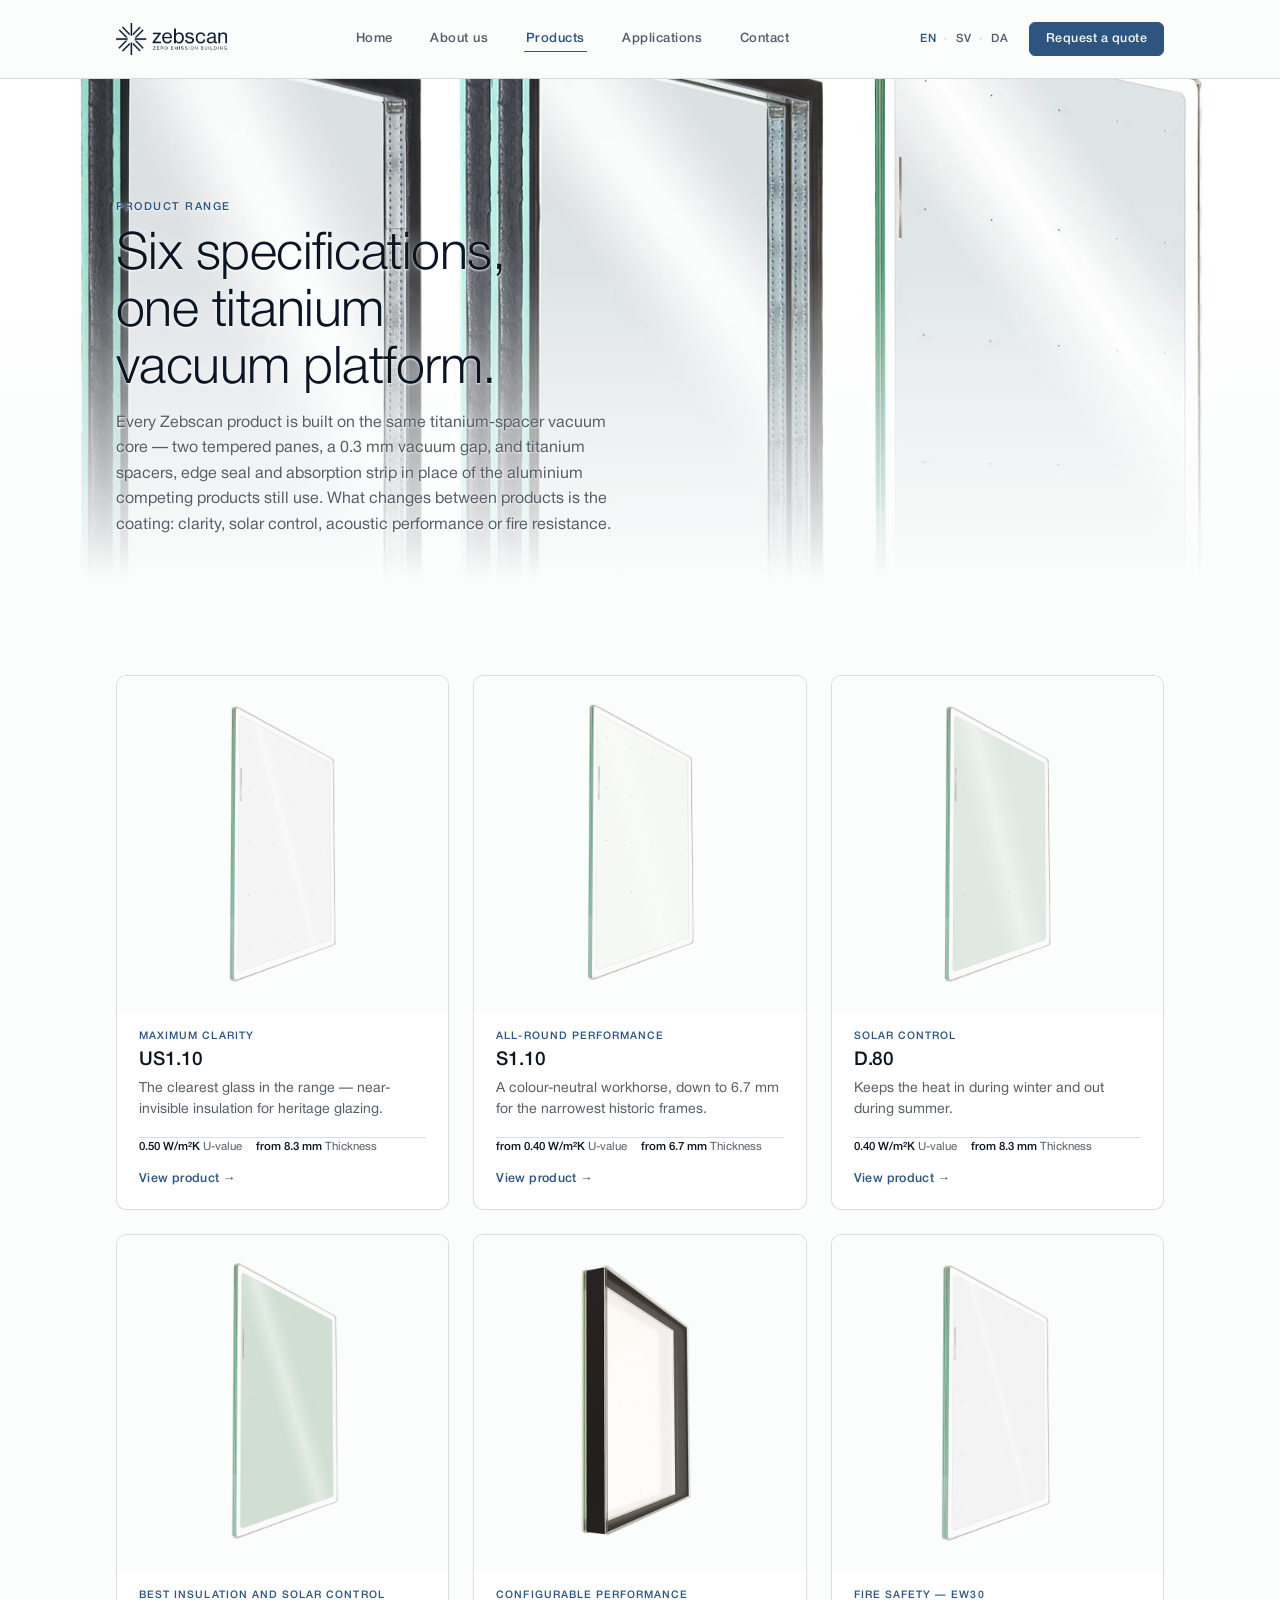
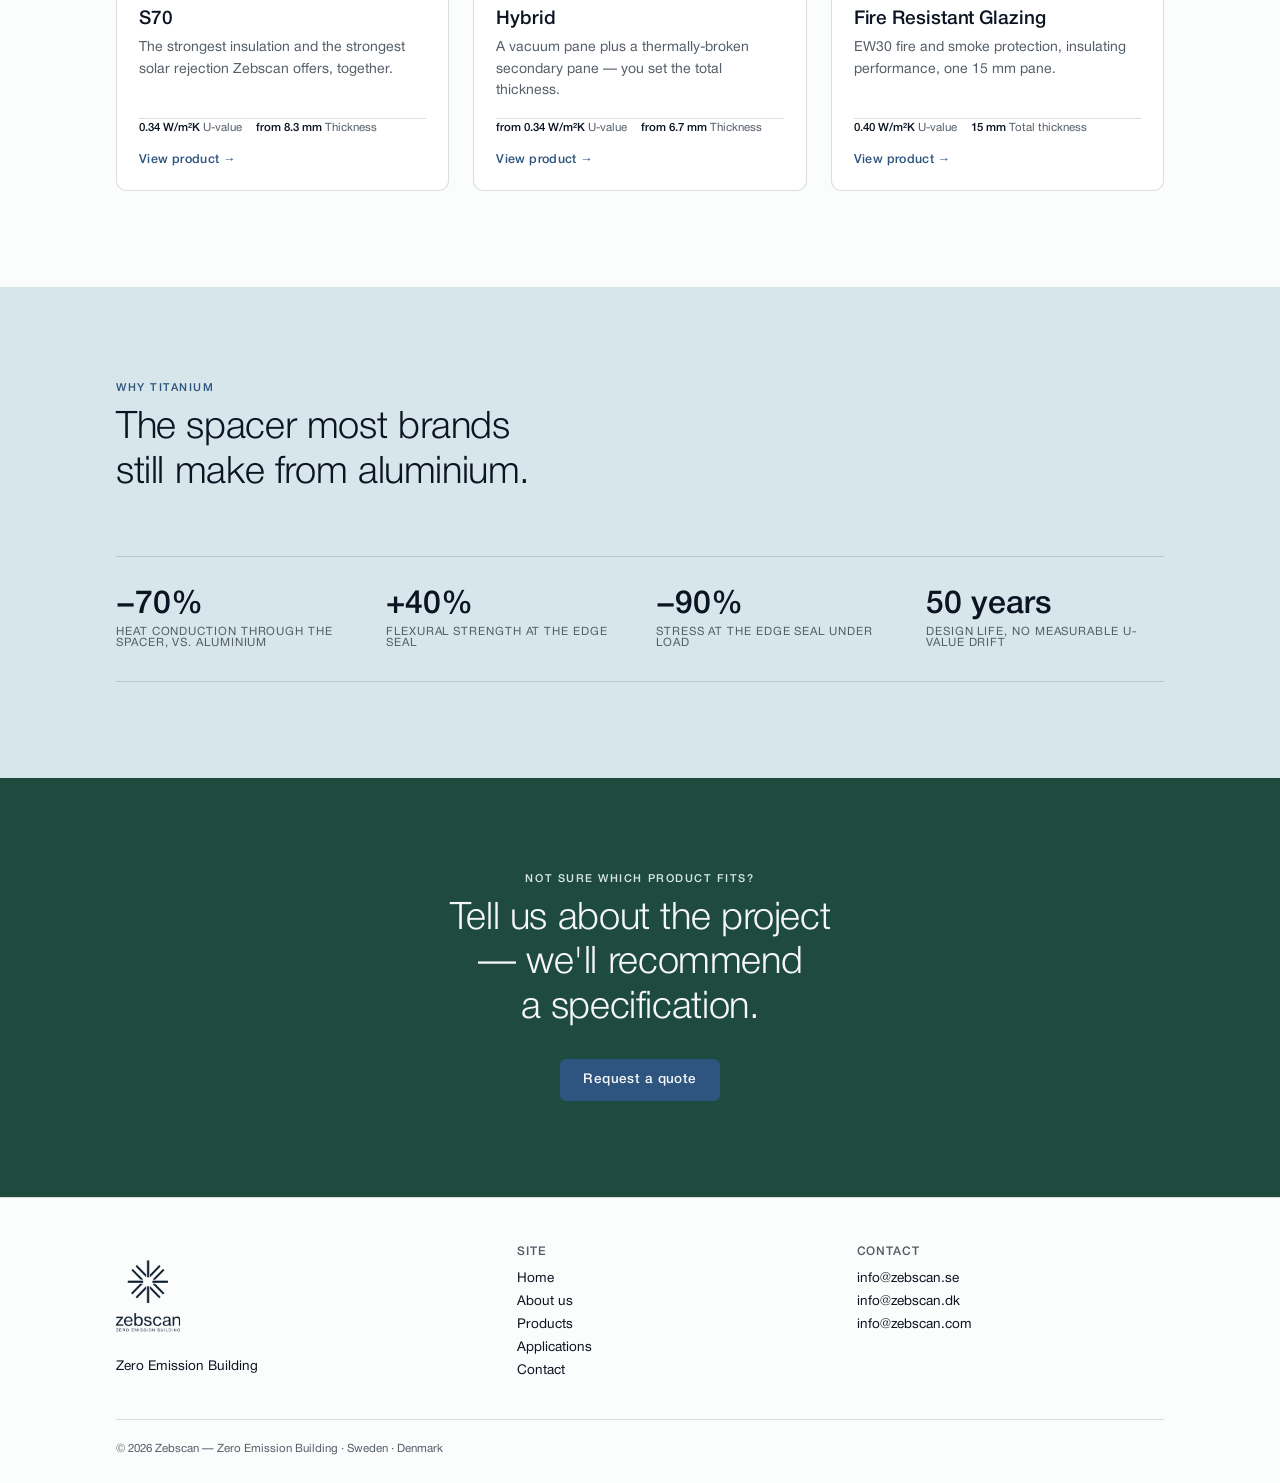
<file: products.html>
<!doctype html>
<html lang="en">
<head>
<meta charset="utf-8">
<meta name="viewport" content="width=device-width, initial-scale=1">
<title>Products — Zebscan</title>
<meta name="description" content="Six titanium vacuum glazing specifications: US1.10, S1.10, D.80, S70, Hybrid and Fire Resistant Glazing. Compare U-values, light transmission and best-fit use cases.">
<link rel="icon" type="image/png" href="/favicon.png">
<link rel="apple-touch-icon" href="/apple-touch-icon.png">
<link rel="canonical" href="https://zebscan.com/products.html">
<meta property="og:type" content="website">
<meta property="og:url" content="https://zebscan.com/products.html">
<meta property="og:title" content="Products — Zebscan">
<meta property="og:description" content="Six titanium vacuum glazing specifications: US1.10, S1.10, D.80, S70, Hybrid and Fire Resistant Glazing. Compare U-values, light transmission and best-fit use cases.">
<meta property="og:image" content="https://zebscan.com/og-image.jpg">
<meta name="twitter:card" content="summary_large_image">
<meta name="twitter:title" content="Products — Zebscan">
<meta name="twitter:description" content="Six titanium vacuum glazing specifications: US1.10, S1.10, D.80, S70, Hybrid and Fire Resistant Glazing. Compare U-values, light transmission and best-fit use cases.">
<meta name="twitter:image" content="https://zebscan.com/og-image.jpg">
<link rel="preload" as="font" href="/assets/fonts/HelveticaNeueRoman.otf" type="font/otf" crossorigin>
<link rel="stylesheet" href="/assets/css/tokens.css">
<link rel="stylesheet" href="/assets/css/fonts.css">
<link rel="stylesheet" href="/assets/css/base.css">
</head>
<body>
<header class="site-header">
  <div class="container">
    <a class="brand" href="/index.html" aria-label="Zebscan home">
      <img src="/assets/images/logo-left-aligned-darkblue.png" alt="Zebscan — Zero Emission Building" />
    </a>

    <nav class="nav-primary" aria-label="Primary">
      <a href="/index.html" id="i18n-navHome">Home</a>
      <a href="/about.html" id="i18n-navAbout">About us</a>
      <a href="/products.html" class="active" id="i18n-navProducts">Products</a>
      <a href="/applications.html" id="i18n-navApplications">Applications</a>
      <a href="/contact.html" id="i18n-navContact">Contact</a>
    </nav>

    <div class="header-actions">
      <div class="lang-switch" role="group" aria-label="Language">
        <button type="button" data-lang-btn="en" class="active">EN</button>
        <span>&middot;</span>
        <button type="button" data-lang-btn="sv">SV</button>
        <span>&middot;</span>
        <button type="button" data-lang-btn="da">DA</button>
      </div>
      <a class="btn-quote" href="/contact.html" id="i18n-navQuote">Request a quote</a>
      <button type="button" class="nav-toggle" aria-label="Toggle menu" aria-expanded="false">
        <span></span><span></span><span></span>
      </button>
    </div>
  </div>
</header>
<section class="page-hero" style="background-image:url('/assets/images/products/cross-section-compare.jpg');background-position:center;">
  <div class="container">
    <span class="page-hero-eyebrow reveal">Product range</span>
    <h1 class="reveal" style="animation-delay:.08s;">Six specifications, one titanium vacuum platform.</h1>
    <p class="reveal" style="animation-delay:.16s;">Every Zebscan product is built on the same titanium-spacer vacuum core — two tempered panes, a 0.3&nbsp;mm vacuum gap, and titanium spacers, edge seal and absorption strip in place of the aluminium competing products still use. What changes between products is the coating: clarity, solar control, acoustic performance or fire resistance.</p>
  </div>
</section>

<section class="section">
  <div class="container">
    <div class="card-grid card-grid-products">
      <a class="card" href="/products/us1-10.html">
  <div class="card-media"><img src="/assets/images/products/us1-10.png" alt="US1.10" loading="lazy" width="400" height="300" /></div>
  <div class="card-body">
    <span class="card-eyebrow">Maximum clarity</span>
    <h3>US1.10</h3>
    <p>The clearest glass in the range — near-invisible insulation for heritage glazing.</p>
    <div class="card-spec-row">
      <span><b>0.50 W/m²K</b> U-value</span>
      <span><b>from 8.3 mm</b> Thickness</span>
    </div>
    <span class="card-cta">View product →</span>
  </div>
</a>
      <a class="card" href="/products/s1-10.html">
  <div class="card-media"><img src="/assets/images/products/s1-10.png" alt="S1.10" loading="lazy" width="400" height="300" /></div>
  <div class="card-body">
    <span class="card-eyebrow">All-round performance</span>
    <h3>S1.10</h3>
    <p>A colour-neutral workhorse, down to 6.7 mm for the narrowest historic frames.</p>
    <div class="card-spec-row">
      <span><b>from 0.40 W/m²K</b> U-value</span>
      <span><b>from 6.7 mm</b> Thickness</span>
    </div>
    <span class="card-cta">View product →</span>
  </div>
</a>
      <a class="card" href="/products/d-80.html">
  <div class="card-media"><img src="/assets/images/products/d-80.png" alt="D.80" loading="lazy" width="400" height="300" /></div>
  <div class="card-body">
    <span class="card-eyebrow">Solar control</span>
    <h3>D.80</h3>
    <p>Keeps the heat in during winter and out during summer.</p>
    <div class="card-spec-row">
      <span><b>0.40 W/m²K</b> U-value</span>
      <span><b>from 8.3 mm</b> Thickness</span>
    </div>
    <span class="card-cta">View product →</span>
  </div>
</a>
      <a class="card" href="/products/s70.html">
  <div class="card-media"><img src="/assets/images/products/s70.png" alt="S70" loading="lazy" width="400" height="300" /></div>
  <div class="card-body">
    <span class="card-eyebrow">Best insulation and solar control</span>
    <h3>S70</h3>
    <p>The strongest insulation and the strongest solar rejection Zebscan offers, together.</p>
    <div class="card-spec-row">
      <span><b>0.34 W/m²K</b> U-value</span>
      <span><b>from 8.3 mm</b> Thickness</span>
    </div>
    <span class="card-cta">View product →</span>
  </div>
</a>
      <a class="card" href="/products/hybrid.html">
  <div class="card-media"><img src="/assets/images/products/hybrid.png" alt="Hybrid" loading="lazy" width="400" height="300" /></div>
  <div class="card-body">
    <span class="card-eyebrow">Configurable performance</span>
    <h3>Hybrid</h3>
    <p>A vacuum pane plus a thermally-broken secondary pane — you set the total thickness.</p>
    <div class="card-spec-row">
      <span><b>from 0.34 W/m²K</b> U-value</span>
      <span><b>from 6.7 mm</b> Thickness</span>
    </div>
    <span class="card-cta">View product →</span>
  </div>
</a>
      <a class="card" href="/products/fire-resistant-glazing.html">
  <div class="card-media"><img src="/assets/images/products/fire-resistant-glazing.png" alt="Fire Resistant Glazing" loading="lazy" width="400" height="300" /></div>
  <div class="card-body">
    <span class="card-eyebrow">Fire safety — EW30</span>
    <h3>Fire Resistant Glazing</h3>
    <p>EW30 fire and smoke protection, insulating performance, one 15 mm pane.</p>
    <div class="card-spec-row">
      <span><b>0.40 W/m²K</b> U-value</span>
      <span><b>15 mm</b> Total thickness</span>
    </div>
    <span class="card-cta">View product →</span>
  </div>
</a>
    </div>
  </div>
</section>

<section class="section section-ice">
  <div class="container">
    <div class="section-head">
      <div>
        <span class="eyebrow">Why titanium</span>
        <h2 class="section-title">The spacer most brands still make from aluminium.</h2>
      </div>
    </div>
    <div class="usp-strip">
      <div class="usp-item"><span class="usp-value">&minus;70%</span><span class="usp-label">Heat conduction through the spacer, vs. aluminium</span></div>
      <div class="usp-item"><span class="usp-value">+40%</span><span class="usp-label">Flexural strength at the edge seal</span></div>
      <div class="usp-item"><span class="usp-value">&minus;90%</span><span class="usp-label">Stress at the edge seal under load</span></div>
      <div class="usp-item"><span class="usp-value">50 years</span><span class="usp-label">Design life, no measurable U-value drift</span></div>
    </div>
  </div>
</section>

<section class="section section-ink">
  <div class="container" style="text-align:center;">
    <span class="eyebrow" style="justify-content:center;display:block;">Not sure which product fits?</span>
    <h2 class="section-title" style="margin-left:auto;margin-right:auto;">Tell us about the project — we'll recommend a specification.</h2>
    <a class="btn btn-primary" href="/contact.html" id="i18n-ctaRequestQuote" style="margin-top:12px;">Request a quote</a>
  </div>
</section>
<footer class="site-footer">
  <div class="container">
    <div class="footer-grid">
      <div class="footer-col">
        <div class="footer-logo"><img src="/assets/images/logo-darkblue.png" alt="Zebscan" /></div>
        <p id="i18n-footerTagline">Zero Emission Building</p>
      </div>
      <div class="footer-col">
        <h4 id="i18n-footerNavHeading">Site</h4>
        <a href="/index.html" id="i18n-navHome">Home</a>
        <a href="/about.html" id="i18n-navAbout">About us</a>
        <a href="/products.html" id="i18n-navProducts">Products</a>
        <a href="/applications.html" id="i18n-navApplications">Applications</a>
        <a href="/contact.html" id="i18n-navContact">Contact</a>
      </div>
      <div class="footer-col">
        <h4 id="i18n-footerContactHeading">Contact</h4>
        <a href="mailto:info@zebscan.se">info@zebscan.se</a>
        <a href="mailto:info@zebscan.dk">info@zebscan.dk</a>
        <a href="mailto:info@zebscan.com">info@zebscan.com</a>
      </div>
    </div>
    <div class="footer-bottom">
      <span id="i18n-footerCopyright">© 2026 Zebscan — Zero Emission Building · Sweden · Denmark</span>
    </div>
  </div>
</footer>
<script src="/assets/js/nav.js" defer></script>
<script src="/assets/js/i18n-runtime.js" defer></script>

<script defer>
  window.addEventListener('DOMContentLoaded', function () {
    if (window.initI18n) window.initI18n({"en":{"navHome":"Home","navAbout":"About us","navProducts":"Products","navApplications":"Applications","navContact":"Contact","navQuote":"Request a quote","footerNavHeading":"Site","footerProductsHeading":"Products","footerContactHeading":"Contact","footerTagline":"Zero Emission Building","footerCopyright":"© 2026 Zebscan — Zero Emission Building · Sweden · Denmark","ctaRequestQuote":"Request a quote","ctaViewProduct":"View product","ctaAllProducts":"View all products","ctaLearnMore":"Learn more","catNieuwbouw":"New construction","catRenovatie":"Renovation","catRestauratie":"Restoration"},"sv":{"navHome":"Hem","navAbout":"Om oss","navProducts":"Produkter","navApplications":"Användning","navContact":"Kontakt","navQuote":"Begär offert","footerNavHeading":"Sida","footerProductsHeading":"Produkter","footerContactHeading":"Kontakt","footerTagline":"Zero Emission Building","footerCopyright":"© 2026 Zebscan — Zero Emission Building · Sverige · Danmark","ctaRequestQuote":"Begär offert","ctaViewProduct":"Visa produkt","ctaAllProducts":"Visa alla produkter","ctaLearnMore":"Läs mer","catNieuwbouw":"Nybyggnation","catRenovatie":"Renovering","catRestauratie":"Restaurering"},"da":{"navHome":"Hjem","navAbout":"Om os","navProducts":"Produkter","navApplications":"Anvendelse","navContact":"Kontakt","navQuote":"Anmod om tilbud","footerNavHeading":"Side","footerProductsHeading":"Produkter","footerContactHeading":"Kontakt","footerTagline":"Zero Emission Building","footerCopyright":"© 2026 Zebscan — Zero Emission Building · Sverige · Danmark","ctaRequestQuote":"Anmod om tilbud","ctaViewProduct":"Se produkt","ctaAllProducts":"Se alle produkter","ctaLearnMore":"Læs mere","catNieuwbouw":"Nybyggeri","catRenovatie":"Renovering","catRestauratie":"Restaurering"}});
  });
</script>
</body>
</html>
</file>
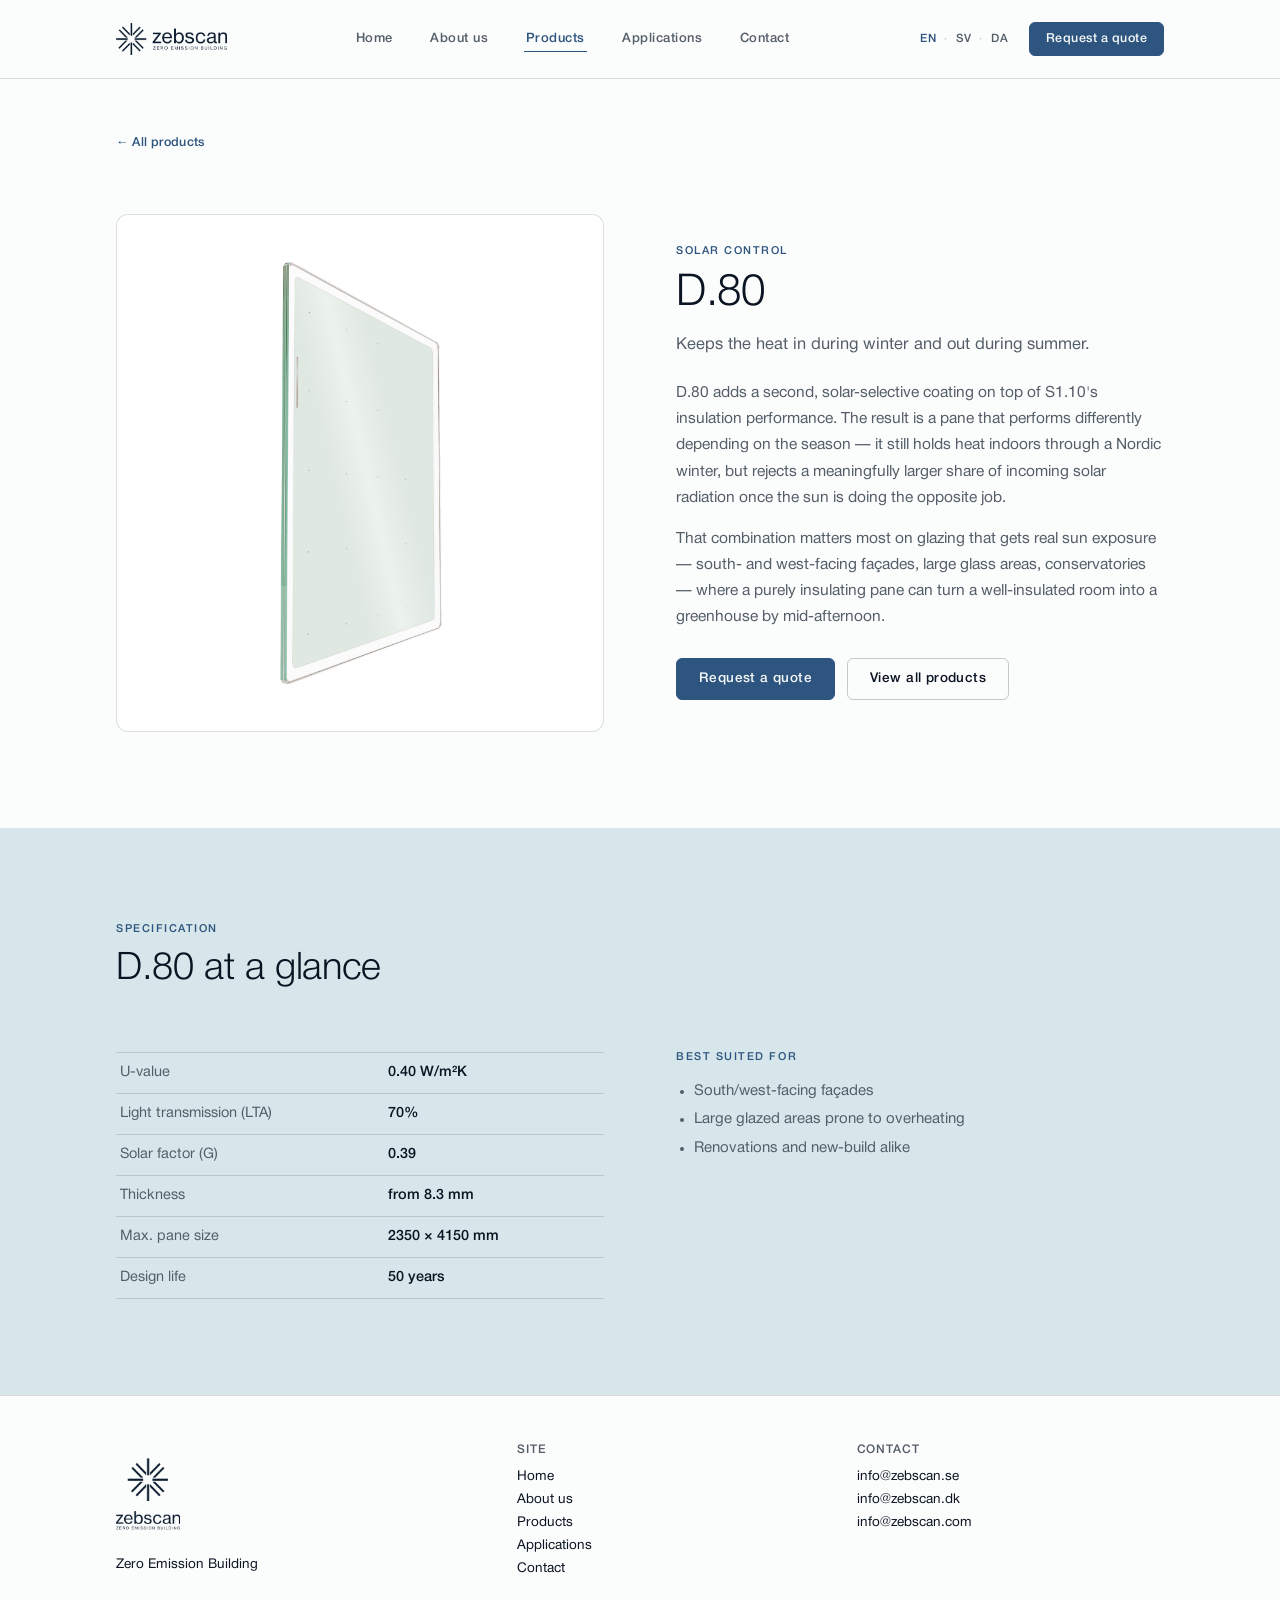
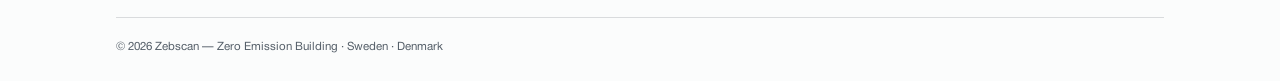
<file: products/d-80.html>
<!doctype html>
<html lang="en">
<head>
<meta charset="utf-8">
<meta name="viewport" content="width=device-width, initial-scale=1">
<title>D.80 — Zebscan Titanium Vacuum Glazing</title>
<meta name="description" content="Keeps the heat in during winter and out during summer. U-value: 0.40 W/m²K.">
<link rel="icon" type="image/png" href="/favicon.png">
<link rel="apple-touch-icon" href="/apple-touch-icon.png">
<link rel="canonical" href="https://zebscan.com/products/d-80.html">
<meta property="og:type" content="website">
<meta property="og:url" content="https://zebscan.com/products/d-80.html">
<meta property="og:title" content="D.80 — Zebscan Titanium Vacuum Glazing">
<meta property="og:description" content="Keeps the heat in during winter and out during summer. U-value: 0.40 W/m²K.">
<meta property="og:image" content="https://zebscan.com/assets/images/products/d-80.png">
<meta name="twitter:card" content="summary_large_image">
<meta name="twitter:title" content="D.80 — Zebscan Titanium Vacuum Glazing">
<meta name="twitter:description" content="Keeps the heat in during winter and out during summer. U-value: 0.40 W/m²K.">
<meta name="twitter:image" content="https://zebscan.com/assets/images/products/d-80.png">
<link rel="preload" as="font" href="/assets/fonts/HelveticaNeueRoman.otf" type="font/otf" crossorigin>
<link rel="stylesheet" href="/assets/css/tokens.css">
<link rel="stylesheet" href="/assets/css/fonts.css">
<link rel="stylesheet" href="/assets/css/base.css">
</head>
<body>
<header class="site-header">
  <div class="container">
    <a class="brand" href="/index.html" aria-label="Zebscan home">
      <img src="/assets/images/logo-left-aligned-darkblue.png" alt="Zebscan — Zero Emission Building" />
    </a>

    <nav class="nav-primary" aria-label="Primary">
      <a href="/index.html" id="i18n-navHome">Home</a>
      <a href="/about.html" id="i18n-navAbout">About us</a>
      <a href="/products.html" class="active" id="i18n-navProducts">Products</a>
      <a href="/applications.html" id="i18n-navApplications">Applications</a>
      <a href="/contact.html" id="i18n-navContact">Contact</a>
    </nav>

    <div class="header-actions">
      <div class="lang-switch" role="group" aria-label="Language">
        <button type="button" data-lang-btn="en" class="active">EN</button>
        <span>&middot;</span>
        <button type="button" data-lang-btn="sv">SV</button>
        <span>&middot;</span>
        <button type="button" data-lang-btn="da">DA</button>
      </div>
      <a class="btn-quote" href="/contact.html" id="i18n-navQuote">Request a quote</a>
      <button type="button" class="nav-toggle" aria-label="Toggle menu" aria-expanded="false">
        <span></span><span></span><span></span>
      </button>
    </div>
  </div>
</header>
<section class="section-tight">
  <div class="container">
    <a href="/products.html" class="card-cta" style="text-decoration:none;">&larr; All products</a>
  </div>
</section>

<section class="section" style="padding-top:8px;">
  <div class="container split">
    <div class="split-media">
      <img src="/assets/images/products/d-80.png" alt="D.80 vacuum glazing" />
    </div>
    <div class="split-copy">
      <span class="eyebrow">Solar control</span>
      <h1 style="margin:0 0 14px;font-family:var(--font);font-weight:300;font-size:clamp(30px,3.6vw,44px);line-height:1.12;letter-spacing:-0.01em;">D.80</h1>
      <p style="font-size:16.5px;color:var(--text-secondary);margin:0 0 22px;line-height:1.6;">Keeps the heat in during winter and out during summer.</p>
      <p>D.80 adds a second, solar-selective coating on top of S1.10's insulation performance. The result is a pane that performs differently depending on the season — it still holds heat indoors through a Nordic winter, but rejects a meaningfully larger share of incoming solar radiation once the sun is doing the opposite job.</p>
            <p>That combination matters most on glazing that gets real sun exposure — south- and west-facing façades, large glass areas, conservatories — where a purely insulating pane can turn a well-insulated room into a greenhouse by mid-afternoon.</p>
      
      <div style="margin-top:28px;display:flex;gap:12px;flex-wrap:wrap;">
        <a class="btn btn-primary" href="/contact.html?product=d-80" id="i18n-ctaRequestQuote">Request a quote</a>
        <a class="btn btn-secondary" href="/products.html" id="i18n-ctaAllProducts">View all products</a>
      </div>
    </div>
  </div>
</section>

<section class="section section-ice">
  <div class="container">
    <div class="section-head">
      <div>
        <span class="eyebrow">Specification</span>
        <h2 class="section-title">D.80 at a glance</h2>
      </div>
    </div>
    <div class="split" style="align-items:start;">
      <table class="spec-table">
        <tr><th>U-value</th><td>0.40 W/m²K</td></tr>
              <tr><th>Light transmission (LTA)</th><td>70%</td></tr>
              <tr><th>Solar factor (G)</th><td>0.39</td></tr>
              <tr><th>Thickness</th><td>from 8.3 mm</td></tr>
              <tr><th>Max. pane size</th><td>2350 × 4150 mm</td></tr>
              <tr><th>Design life</th><td>50 years</td></tr>
      </table>
      <div>
        <span class="eyebrow">Best suited for</span>
        <ul style="margin:14px 0 0;padding-left:18px;font-size:15px;line-height:1.9;color:var(--text-secondary);">
          <li>South/west-facing façades</li>
              <li>Large glazed areas prone to overheating</li>
              <li>Renovations and new-build alike</li>
        </ul>
      </div>
    </div>
  </div>
</section>
<footer class="site-footer">
  <div class="container">
    <div class="footer-grid">
      <div class="footer-col">
        <div class="footer-logo"><img src="/assets/images/logo-darkblue.png" alt="Zebscan" /></div>
        <p id="i18n-footerTagline">Zero Emission Building</p>
      </div>
      <div class="footer-col">
        <h4 id="i18n-footerNavHeading">Site</h4>
        <a href="/index.html" id="i18n-navHome">Home</a>
        <a href="/about.html" id="i18n-navAbout">About us</a>
        <a href="/products.html" id="i18n-navProducts">Products</a>
        <a href="/applications.html" id="i18n-navApplications">Applications</a>
        <a href="/contact.html" id="i18n-navContact">Contact</a>
      </div>
      <div class="footer-col">
        <h4 id="i18n-footerContactHeading">Contact</h4>
        <a href="mailto:info@zebscan.se">info@zebscan.se</a>
        <a href="mailto:info@zebscan.dk">info@zebscan.dk</a>
        <a href="mailto:info@zebscan.com">info@zebscan.com</a>
      </div>
    </div>
    <div class="footer-bottom">
      <span id="i18n-footerCopyright">© 2026 Zebscan — Zero Emission Building · Sweden · Denmark</span>
    </div>
  </div>
</footer>
<script src="/assets/js/nav.js" defer></script>
<script src="/assets/js/i18n-runtime.js" defer></script>

<script defer>
  window.addEventListener('DOMContentLoaded', function () {
    if (window.initI18n) window.initI18n({"en":{"navHome":"Home","navAbout":"About us","navProducts":"Products","navApplications":"Applications","navContact":"Contact","navQuote":"Request a quote","footerNavHeading":"Site","footerProductsHeading":"Products","footerContactHeading":"Contact","footerTagline":"Zero Emission Building","footerCopyright":"© 2026 Zebscan — Zero Emission Building · Sweden · Denmark","ctaRequestQuote":"Request a quote","ctaViewProduct":"View product","ctaAllProducts":"View all products","ctaLearnMore":"Learn more","catNieuwbouw":"New construction","catRenovatie":"Renovation","catRestauratie":"Restoration"},"sv":{"navHome":"Hem","navAbout":"Om oss","navProducts":"Produkter","navApplications":"Användning","navContact":"Kontakt","navQuote":"Begär offert","footerNavHeading":"Sida","footerProductsHeading":"Produkter","footerContactHeading":"Kontakt","footerTagline":"Zero Emission Building","footerCopyright":"© 2026 Zebscan — Zero Emission Building · Sverige · Danmark","ctaRequestQuote":"Begär offert","ctaViewProduct":"Visa produkt","ctaAllProducts":"Visa alla produkter","ctaLearnMore":"Läs mer","catNieuwbouw":"Nybyggnation","catRenovatie":"Renovering","catRestauratie":"Restaurering"},"da":{"navHome":"Hjem","navAbout":"Om os","navProducts":"Produkter","navApplications":"Anvendelse","navContact":"Kontakt","navQuote":"Anmod om tilbud","footerNavHeading":"Side","footerProductsHeading":"Produkter","footerContactHeading":"Kontakt","footerTagline":"Zero Emission Building","footerCopyright":"© 2026 Zebscan — Zero Emission Building · Sverige · Danmark","ctaRequestQuote":"Anmod om tilbud","ctaViewProduct":"Se produkt","ctaAllProducts":"Se alle produkter","ctaLearnMore":"Læs mere","catNieuwbouw":"Nybyggeri","catRenovatie":"Renovering","catRestauratie":"Restaurering"}});
  });
</script>
</body>
</html>
</file>
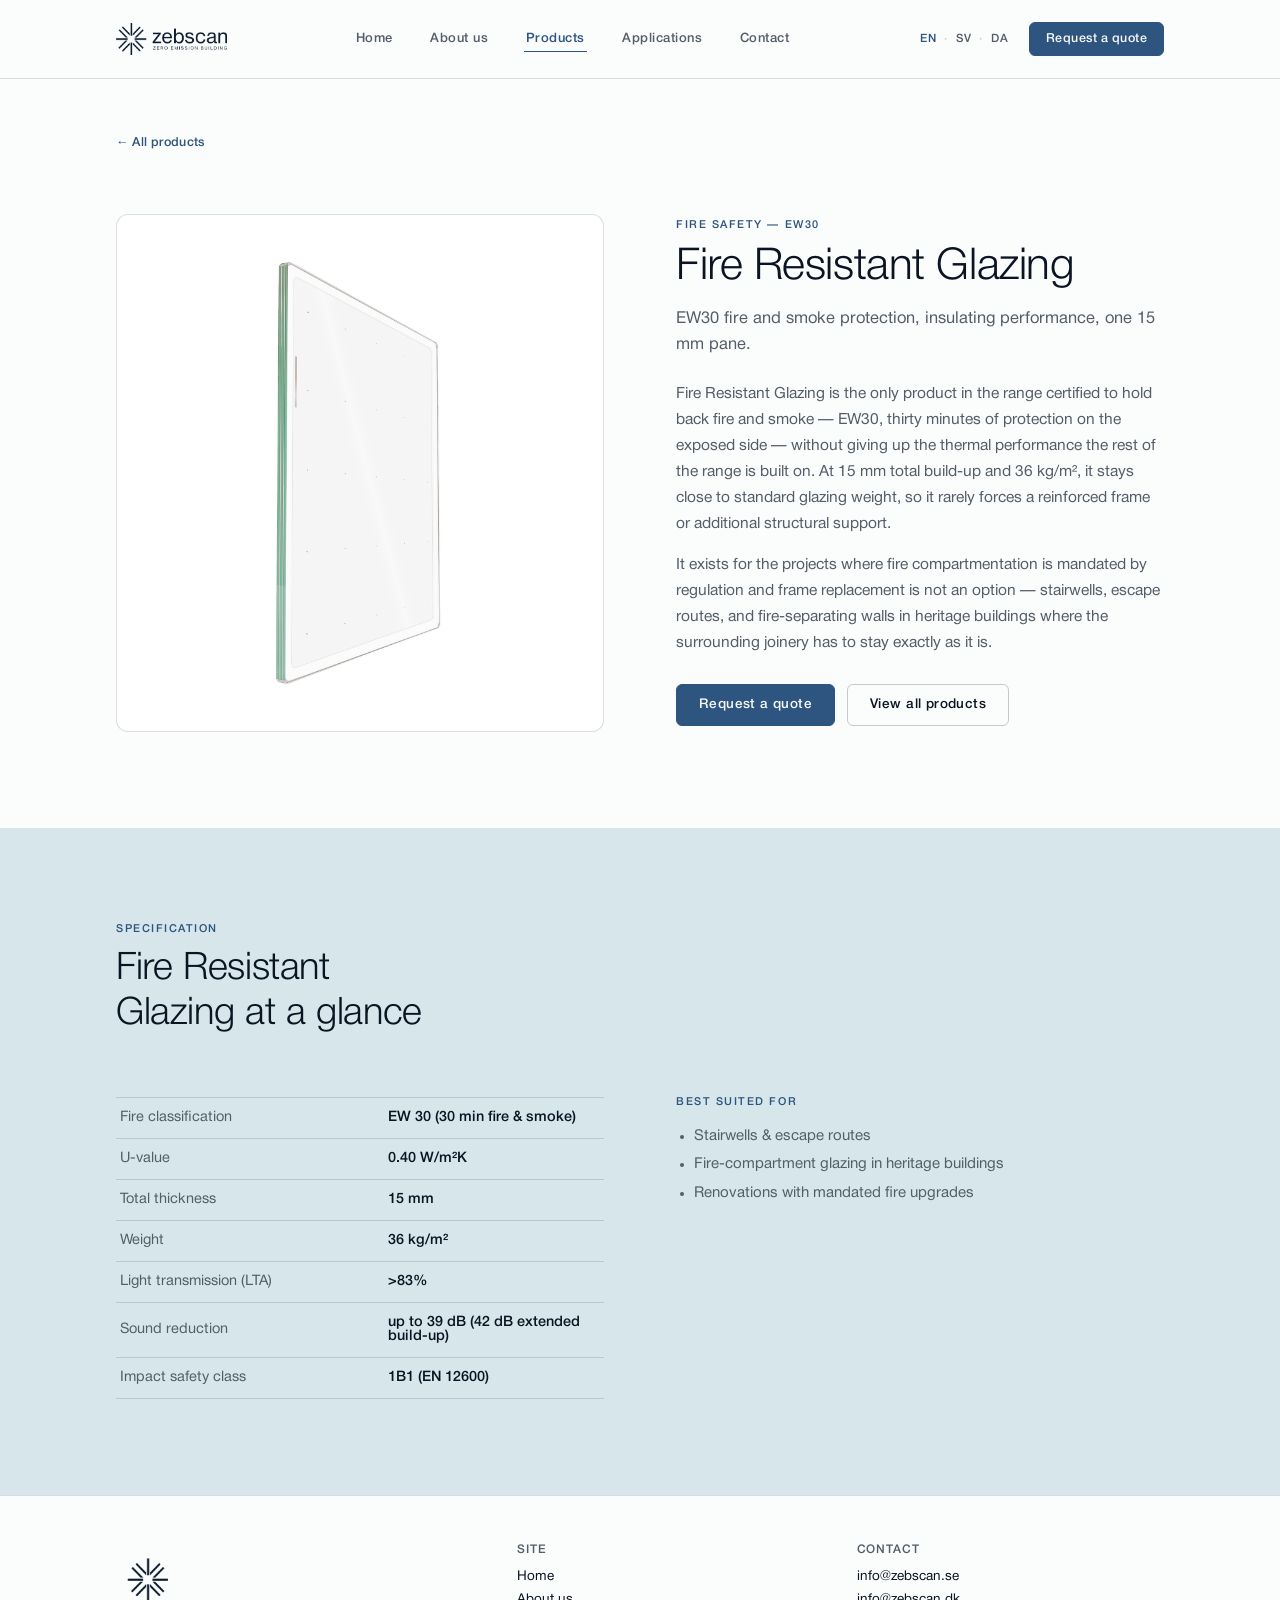
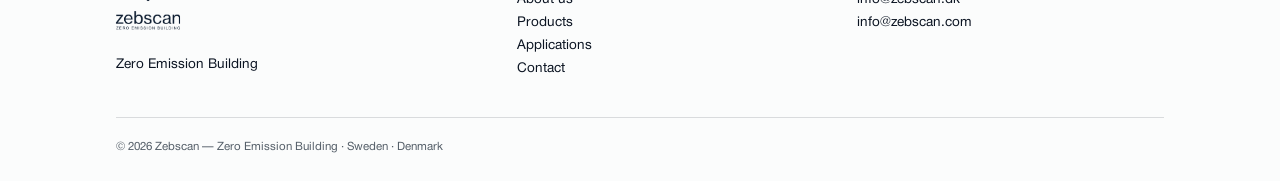
<file: products/fire-resistant-glazing.html>
<!doctype html>
<html lang="en">
<head>
<meta charset="utf-8">
<meta name="viewport" content="width=device-width, initial-scale=1">
<title>Fire Resistant Glazing — Zebscan Titanium Vacuum Glazing</title>
<meta name="description" content="EW30 fire and smoke protection, insulating performance, one 15 mm pane. Fire classification: EW 30 (30 min fire & smoke).">
<link rel="icon" type="image/png" href="/favicon.png">
<link rel="apple-touch-icon" href="/apple-touch-icon.png">
<link rel="canonical" href="https://zebscan.com/products/fire-resistant-glazing.html">
<meta property="og:type" content="website">
<meta property="og:url" content="https://zebscan.com/products/fire-resistant-glazing.html">
<meta property="og:title" content="Fire Resistant Glazing — Zebscan Titanium Vacuum Glazing">
<meta property="og:description" content="EW30 fire and smoke protection, insulating performance, one 15 mm pane. Fire classification: EW 30 (30 min fire & smoke).">
<meta property="og:image" content="https://zebscan.com/assets/images/products/fire-resistant-glazing.png">
<meta name="twitter:card" content="summary_large_image">
<meta name="twitter:title" content="Fire Resistant Glazing — Zebscan Titanium Vacuum Glazing">
<meta name="twitter:description" content="EW30 fire and smoke protection, insulating performance, one 15 mm pane. Fire classification: EW 30 (30 min fire & smoke).">
<meta name="twitter:image" content="https://zebscan.com/assets/images/products/fire-resistant-glazing.png">
<link rel="preload" as="font" href="/assets/fonts/HelveticaNeueRoman.otf" type="font/otf" crossorigin>
<link rel="stylesheet" href="/assets/css/tokens.css">
<link rel="stylesheet" href="/assets/css/fonts.css">
<link rel="stylesheet" href="/assets/css/base.css">
</head>
<body>
<header class="site-header">
  <div class="container">
    <a class="brand" href="/index.html" aria-label="Zebscan home">
      <img src="/assets/images/logo-left-aligned-darkblue.png" alt="Zebscan — Zero Emission Building" />
    </a>

    <nav class="nav-primary" aria-label="Primary">
      <a href="/index.html" id="i18n-navHome">Home</a>
      <a href="/about.html" id="i18n-navAbout">About us</a>
      <a href="/products.html" class="active" id="i18n-navProducts">Products</a>
      <a href="/applications.html" id="i18n-navApplications">Applications</a>
      <a href="/contact.html" id="i18n-navContact">Contact</a>
    </nav>

    <div class="header-actions">
      <div class="lang-switch" role="group" aria-label="Language">
        <button type="button" data-lang-btn="en" class="active">EN</button>
        <span>&middot;</span>
        <button type="button" data-lang-btn="sv">SV</button>
        <span>&middot;</span>
        <button type="button" data-lang-btn="da">DA</button>
      </div>
      <a class="btn-quote" href="/contact.html" id="i18n-navQuote">Request a quote</a>
      <button type="button" class="nav-toggle" aria-label="Toggle menu" aria-expanded="false">
        <span></span><span></span><span></span>
      </button>
    </div>
  </div>
</header>
<section class="section-tight">
  <div class="container">
    <a href="/products.html" class="card-cta" style="text-decoration:none;">&larr; All products</a>
  </div>
</section>

<section class="section" style="padding-top:8px;">
  <div class="container split">
    <div class="split-media">
      <img src="/assets/images/products/fire-resistant-glazing.png" alt="Fire Resistant Glazing vacuum glazing" />
    </div>
    <div class="split-copy">
      <span class="eyebrow">Fire safety — EW30</span>
      <h1 style="margin:0 0 14px;font-family:var(--font);font-weight:300;font-size:clamp(30px,3.6vw,44px);line-height:1.12;letter-spacing:-0.01em;">Fire Resistant Glazing</h1>
      <p style="font-size:16.5px;color:var(--text-secondary);margin:0 0 22px;line-height:1.6;">EW30 fire and smoke protection, insulating performance, one 15 mm pane.</p>
      <p>Fire Resistant Glazing is the only product in the range certified to hold back fire and smoke — EW30, thirty minutes of protection on the exposed side — without giving up the thermal performance the rest of the range is built on. At 15 mm total build-up and 36 kg/m², it stays close to standard glazing weight, so it rarely forces a reinforced frame or additional structural support.</p>
            <p>It exists for the projects where fire compartmentation is mandated by regulation and frame replacement is not an option — stairwells, escape routes, and fire-separating walls in heritage buildings where the surrounding joinery has to stay exactly as it is.</p>
      
      <div style="margin-top:28px;display:flex;gap:12px;flex-wrap:wrap;">
        <a class="btn btn-primary" href="/contact.html?product=fire-resistant-glazing" id="i18n-ctaRequestQuote">Request a quote</a>
        <a class="btn btn-secondary" href="/products.html" id="i18n-ctaAllProducts">View all products</a>
      </div>
    </div>
  </div>
</section>

<section class="section section-ice">
  <div class="container">
    <div class="section-head">
      <div>
        <span class="eyebrow">Specification</span>
        <h2 class="section-title">Fire Resistant Glazing at a glance</h2>
      </div>
    </div>
    <div class="split" style="align-items:start;">
      <table class="spec-table">
        <tr><th>Fire classification</th><td>EW 30 (30 min fire & smoke)</td></tr>
              <tr><th>U-value</th><td>0.40 W/m²K</td></tr>
              <tr><th>Total thickness</th><td>15 mm</td></tr>
              <tr><th>Weight</th><td>36 kg/m²</td></tr>
              <tr><th>Light transmission (LTA)</th><td>>83%</td></tr>
              <tr><th>Sound reduction</th><td>up to 39 dB (42 dB extended build-up)</td></tr>
              <tr><th>Impact safety class</th><td>1B1 (EN 12600)</td></tr>
      </table>
      <div>
        <span class="eyebrow">Best suited for</span>
        <ul style="margin:14px 0 0;padding-left:18px;font-size:15px;line-height:1.9;color:var(--text-secondary);">
          <li>Stairwells & escape routes</li>
              <li>Fire-compartment glazing in heritage buildings</li>
              <li>Renovations with mandated fire upgrades</li>
        </ul>
      </div>
    </div>
  </div>
</section>
<footer class="site-footer">
  <div class="container">
    <div class="footer-grid">
      <div class="footer-col">
        <div class="footer-logo"><img src="/assets/images/logo-darkblue.png" alt="Zebscan" /></div>
        <p id="i18n-footerTagline">Zero Emission Building</p>
      </div>
      <div class="footer-col">
        <h4 id="i18n-footerNavHeading">Site</h4>
        <a href="/index.html" id="i18n-navHome">Home</a>
        <a href="/about.html" id="i18n-navAbout">About us</a>
        <a href="/products.html" id="i18n-navProducts">Products</a>
        <a href="/applications.html" id="i18n-navApplications">Applications</a>
        <a href="/contact.html" id="i18n-navContact">Contact</a>
      </div>
      <div class="footer-col">
        <h4 id="i18n-footerContactHeading">Contact</h4>
        <a href="mailto:info@zebscan.se">info@zebscan.se</a>
        <a href="mailto:info@zebscan.dk">info@zebscan.dk</a>
        <a href="mailto:info@zebscan.com">info@zebscan.com</a>
      </div>
    </div>
    <div class="footer-bottom">
      <span id="i18n-footerCopyright">© 2026 Zebscan — Zero Emission Building · Sweden · Denmark</span>
    </div>
  </div>
</footer>
<script src="/assets/js/nav.js" defer></script>
<script src="/assets/js/i18n-runtime.js" defer></script>

<script defer>
  window.addEventListener('DOMContentLoaded', function () {
    if (window.initI18n) window.initI18n({"en":{"navHome":"Home","navAbout":"About us","navProducts":"Products","navApplications":"Applications","navContact":"Contact","navQuote":"Request a quote","footerNavHeading":"Site","footerProductsHeading":"Products","footerContactHeading":"Contact","footerTagline":"Zero Emission Building","footerCopyright":"© 2026 Zebscan — Zero Emission Building · Sweden · Denmark","ctaRequestQuote":"Request a quote","ctaViewProduct":"View product","ctaAllProducts":"View all products","ctaLearnMore":"Learn more","catNieuwbouw":"New construction","catRenovatie":"Renovation","catRestauratie":"Restoration"},"sv":{"navHome":"Hem","navAbout":"Om oss","navProducts":"Produkter","navApplications":"Användning","navContact":"Kontakt","navQuote":"Begär offert","footerNavHeading":"Sida","footerProductsHeading":"Produkter","footerContactHeading":"Kontakt","footerTagline":"Zero Emission Building","footerCopyright":"© 2026 Zebscan — Zero Emission Building · Sverige · Danmark","ctaRequestQuote":"Begär offert","ctaViewProduct":"Visa produkt","ctaAllProducts":"Visa alla produkter","ctaLearnMore":"Läs mer","catNieuwbouw":"Nybyggnation","catRenovatie":"Renovering","catRestauratie":"Restaurering"},"da":{"navHome":"Hjem","navAbout":"Om os","navProducts":"Produkter","navApplications":"Anvendelse","navContact":"Kontakt","navQuote":"Anmod om tilbud","footerNavHeading":"Side","footerProductsHeading":"Produkter","footerContactHeading":"Kontakt","footerTagline":"Zero Emission Building","footerCopyright":"© 2026 Zebscan — Zero Emission Building · Sverige · Danmark","ctaRequestQuote":"Anmod om tilbud","ctaViewProduct":"Se produkt","ctaAllProducts":"Se alle produkter","ctaLearnMore":"Læs mere","catNieuwbouw":"Nybyggeri","catRenovatie":"Renovering","catRestauratie":"Restaurering"}});
  });
</script>
</body>
</html>
</file>
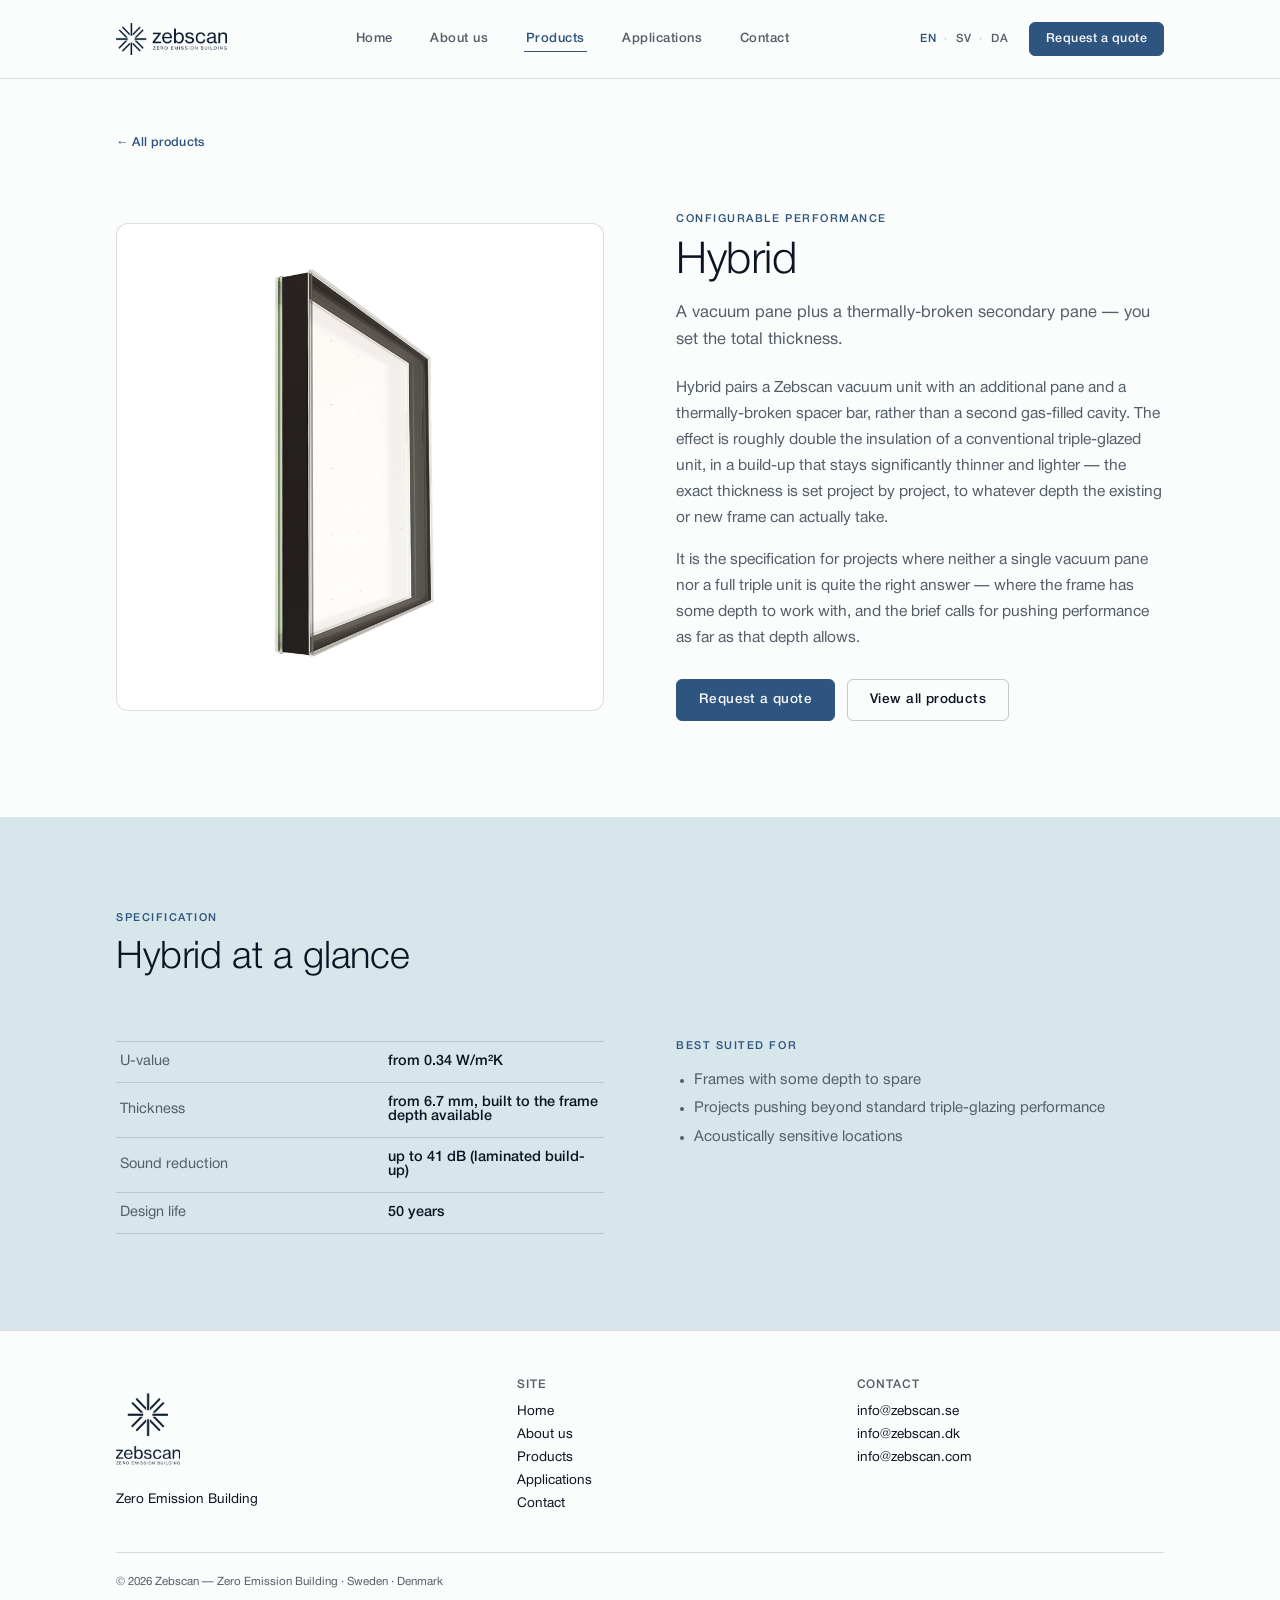
<file: products/hybrid.html>
<!doctype html>
<html lang="en">
<head>
<meta charset="utf-8">
<meta name="viewport" content="width=device-width, initial-scale=1">
<title>Hybrid — Zebscan Titanium Vacuum Glazing</title>
<meta name="description" content="A vacuum pane plus a thermally-broken secondary pane — you set the total thickness. U-value: from 0.34 W/m²K.">
<link rel="icon" type="image/png" href="/favicon.png">
<link rel="apple-touch-icon" href="/apple-touch-icon.png">
<link rel="canonical" href="https://zebscan.com/products/hybrid.html">
<meta property="og:type" content="website">
<meta property="og:url" content="https://zebscan.com/products/hybrid.html">
<meta property="og:title" content="Hybrid — Zebscan Titanium Vacuum Glazing">
<meta property="og:description" content="A vacuum pane plus a thermally-broken secondary pane — you set the total thickness. U-value: from 0.34 W/m²K.">
<meta property="og:image" content="https://zebscan.com/assets/images/products/hybrid.png">
<meta name="twitter:card" content="summary_large_image">
<meta name="twitter:title" content="Hybrid — Zebscan Titanium Vacuum Glazing">
<meta name="twitter:description" content="A vacuum pane plus a thermally-broken secondary pane — you set the total thickness. U-value: from 0.34 W/m²K.">
<meta name="twitter:image" content="https://zebscan.com/assets/images/products/hybrid.png">
<link rel="preload" as="font" href="/assets/fonts/HelveticaNeueRoman.otf" type="font/otf" crossorigin>
<link rel="stylesheet" href="/assets/css/tokens.css">
<link rel="stylesheet" href="/assets/css/fonts.css">
<link rel="stylesheet" href="/assets/css/base.css">
</head>
<body>
<header class="site-header">
  <div class="container">
    <a class="brand" href="/index.html" aria-label="Zebscan home">
      <img src="/assets/images/logo-left-aligned-darkblue.png" alt="Zebscan — Zero Emission Building" />
    </a>

    <nav class="nav-primary" aria-label="Primary">
      <a href="/index.html" id="i18n-navHome">Home</a>
      <a href="/about.html" id="i18n-navAbout">About us</a>
      <a href="/products.html" class="active" id="i18n-navProducts">Products</a>
      <a href="/applications.html" id="i18n-navApplications">Applications</a>
      <a href="/contact.html" id="i18n-navContact">Contact</a>
    </nav>

    <div class="header-actions">
      <div class="lang-switch" role="group" aria-label="Language">
        <button type="button" data-lang-btn="en" class="active">EN</button>
        <span>&middot;</span>
        <button type="button" data-lang-btn="sv">SV</button>
        <span>&middot;</span>
        <button type="button" data-lang-btn="da">DA</button>
      </div>
      <a class="btn-quote" href="/contact.html" id="i18n-navQuote">Request a quote</a>
      <button type="button" class="nav-toggle" aria-label="Toggle menu" aria-expanded="false">
        <span></span><span></span><span></span>
      </button>
    </div>
  </div>
</header>
<section class="section-tight">
  <div class="container">
    <a href="/products.html" class="card-cta" style="text-decoration:none;">&larr; All products</a>
  </div>
</section>

<section class="section" style="padding-top:8px;">
  <div class="container split">
    <div class="split-media">
      <img src="/assets/images/products/hybrid.png" alt="Hybrid vacuum glazing" />
    </div>
    <div class="split-copy">
      <span class="eyebrow">Configurable performance</span>
      <h1 style="margin:0 0 14px;font-family:var(--font);font-weight:300;font-size:clamp(30px,3.6vw,44px);line-height:1.12;letter-spacing:-0.01em;">Hybrid</h1>
      <p style="font-size:16.5px;color:var(--text-secondary);margin:0 0 22px;line-height:1.6;">A vacuum pane plus a thermally-broken secondary pane — you set the total thickness.</p>
      <p>Hybrid pairs a Zebscan vacuum unit with an additional pane and a thermally-broken spacer bar, rather than a second gas-filled cavity. The effect is roughly double the insulation of a conventional triple-glazed unit, in a build-up that stays significantly thinner and lighter — the exact thickness is set project by project, to whatever depth the existing or new frame can actually take.</p>
            <p>It is the specification for projects where neither a single vacuum pane nor a full triple unit is quite the right answer — where the frame has some depth to work with, and the brief calls for pushing performance as far as that depth allows.</p>
      
      <div style="margin-top:28px;display:flex;gap:12px;flex-wrap:wrap;">
        <a class="btn btn-primary" href="/contact.html?product=hybrid" id="i18n-ctaRequestQuote">Request a quote</a>
        <a class="btn btn-secondary" href="/products.html" id="i18n-ctaAllProducts">View all products</a>
      </div>
    </div>
  </div>
</section>

<section class="section section-ice">
  <div class="container">
    <div class="section-head">
      <div>
        <span class="eyebrow">Specification</span>
        <h2 class="section-title">Hybrid at a glance</h2>
      </div>
    </div>
    <div class="split" style="align-items:start;">
      <table class="spec-table">
        <tr><th>U-value</th><td>from 0.34 W/m²K</td></tr>
              <tr><th>Thickness</th><td>from 6.7 mm, built to the frame depth available</td></tr>
              <tr><th>Sound reduction</th><td>up to 41 dB (laminated build-up)</td></tr>
              <tr><th>Design life</th><td>50 years</td></tr>
      </table>
      <div>
        <span class="eyebrow">Best suited for</span>
        <ul style="margin:14px 0 0;padding-left:18px;font-size:15px;line-height:1.9;color:var(--text-secondary);">
          <li>Frames with some depth to spare</li>
              <li>Projects pushing beyond standard triple-glazing performance</li>
              <li>Acoustically sensitive locations</li>
        </ul>
      </div>
    </div>
  </div>
</section>
<footer class="site-footer">
  <div class="container">
    <div class="footer-grid">
      <div class="footer-col">
        <div class="footer-logo"><img src="/assets/images/logo-darkblue.png" alt="Zebscan" /></div>
        <p id="i18n-footerTagline">Zero Emission Building</p>
      </div>
      <div class="footer-col">
        <h4 id="i18n-footerNavHeading">Site</h4>
        <a href="/index.html" id="i18n-navHome">Home</a>
        <a href="/about.html" id="i18n-navAbout">About us</a>
        <a href="/products.html" id="i18n-navProducts">Products</a>
        <a href="/applications.html" id="i18n-navApplications">Applications</a>
        <a href="/contact.html" id="i18n-navContact">Contact</a>
      </div>
      <div class="footer-col">
        <h4 id="i18n-footerContactHeading">Contact</h4>
        <a href="mailto:info@zebscan.se">info@zebscan.se</a>
        <a href="mailto:info@zebscan.dk">info@zebscan.dk</a>
        <a href="mailto:info@zebscan.com">info@zebscan.com</a>
      </div>
    </div>
    <div class="footer-bottom">
      <span id="i18n-footerCopyright">© 2026 Zebscan — Zero Emission Building · Sweden · Denmark</span>
    </div>
  </div>
</footer>
<script src="/assets/js/nav.js" defer></script>
<script src="/assets/js/i18n-runtime.js" defer></script>

<script defer>
  window.addEventListener('DOMContentLoaded', function () {
    if (window.initI18n) window.initI18n({"en":{"navHome":"Home","navAbout":"About us","navProducts":"Products","navApplications":"Applications","navContact":"Contact","navQuote":"Request a quote","footerNavHeading":"Site","footerProductsHeading":"Products","footerContactHeading":"Contact","footerTagline":"Zero Emission Building","footerCopyright":"© 2026 Zebscan — Zero Emission Building · Sweden · Denmark","ctaRequestQuote":"Request a quote","ctaViewProduct":"View product","ctaAllProducts":"View all products","ctaLearnMore":"Learn more","catNieuwbouw":"New construction","catRenovatie":"Renovation","catRestauratie":"Restoration"},"sv":{"navHome":"Hem","navAbout":"Om oss","navProducts":"Produkter","navApplications":"Användning","navContact":"Kontakt","navQuote":"Begär offert","footerNavHeading":"Sida","footerProductsHeading":"Produkter","footerContactHeading":"Kontakt","footerTagline":"Zero Emission Building","footerCopyright":"© 2026 Zebscan — Zero Emission Building · Sverige · Danmark","ctaRequestQuote":"Begär offert","ctaViewProduct":"Visa produkt","ctaAllProducts":"Visa alla produkter","ctaLearnMore":"Läs mer","catNieuwbouw":"Nybyggnation","catRenovatie":"Renovering","catRestauratie":"Restaurering"},"da":{"navHome":"Hjem","navAbout":"Om os","navProducts":"Produkter","navApplications":"Anvendelse","navContact":"Kontakt","navQuote":"Anmod om tilbud","footerNavHeading":"Side","footerProductsHeading":"Produkter","footerContactHeading":"Kontakt","footerTagline":"Zero Emission Building","footerCopyright":"© 2026 Zebscan — Zero Emission Building · Sverige · Danmark","ctaRequestQuote":"Anmod om tilbud","ctaViewProduct":"Se produkt","ctaAllProducts":"Se alle produkter","ctaLearnMore":"Læs mere","catNieuwbouw":"Nybyggeri","catRenovatie":"Renovering","catRestauratie":"Restaurering"}});
  });
</script>
</body>
</html>
</file>
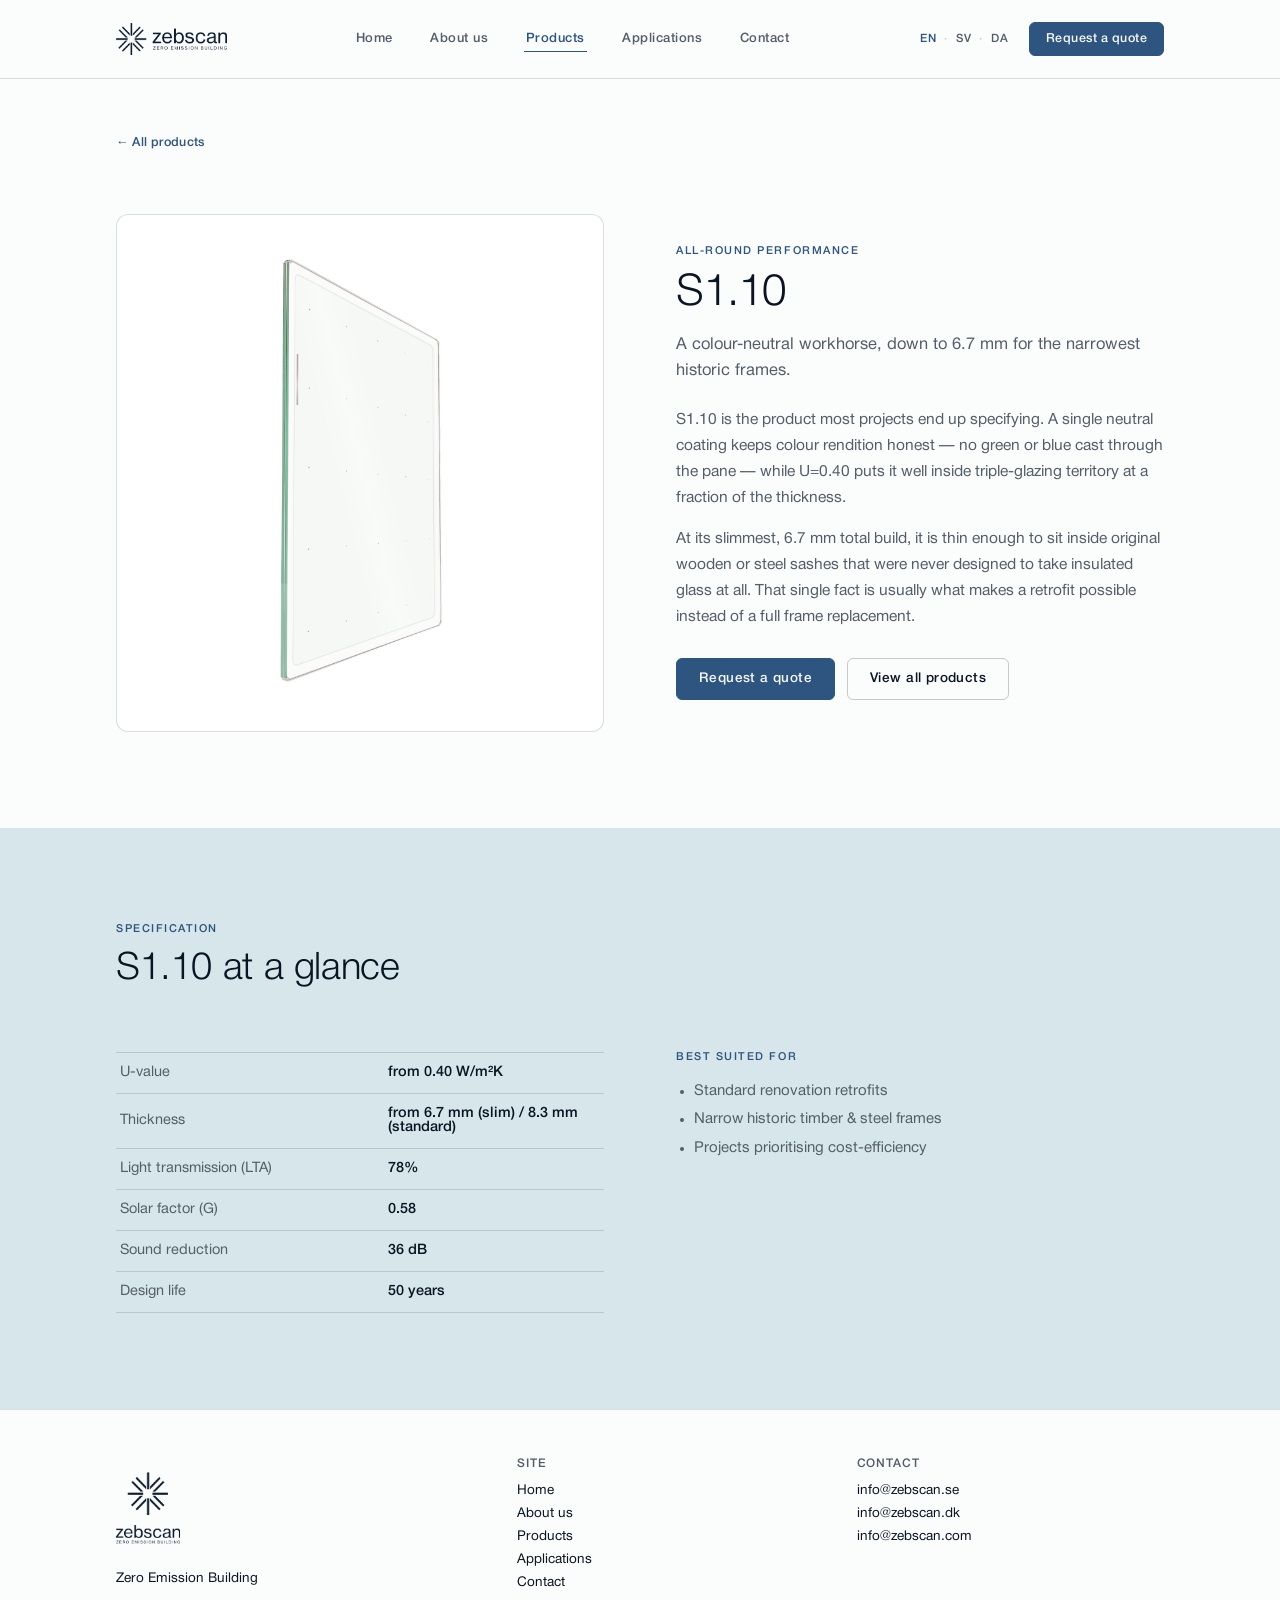
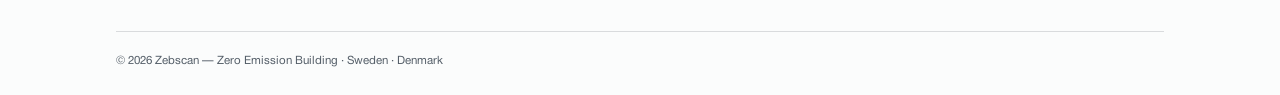
<file: products/s1-10.html>
<!doctype html>
<html lang="en">
<head>
<meta charset="utf-8">
<meta name="viewport" content="width=device-width, initial-scale=1">
<title>S1.10 — Zebscan Titanium Vacuum Glazing</title>
<meta name="description" content="A colour-neutral workhorse, down to 6.7 mm for the narrowest historic frames. U-value: from 0.40 W/m²K.">
<link rel="icon" type="image/png" href="/favicon.png">
<link rel="apple-touch-icon" href="/apple-touch-icon.png">
<link rel="canonical" href="https://zebscan.com/products/s1-10.html">
<meta property="og:type" content="website">
<meta property="og:url" content="https://zebscan.com/products/s1-10.html">
<meta property="og:title" content="S1.10 — Zebscan Titanium Vacuum Glazing">
<meta property="og:description" content="A colour-neutral workhorse, down to 6.7 mm for the narrowest historic frames. U-value: from 0.40 W/m²K.">
<meta property="og:image" content="https://zebscan.com/assets/images/products/s1-10.png">
<meta name="twitter:card" content="summary_large_image">
<meta name="twitter:title" content="S1.10 — Zebscan Titanium Vacuum Glazing">
<meta name="twitter:description" content="A colour-neutral workhorse, down to 6.7 mm for the narrowest historic frames. U-value: from 0.40 W/m²K.">
<meta name="twitter:image" content="https://zebscan.com/assets/images/products/s1-10.png">
<link rel="preload" as="font" href="/assets/fonts/HelveticaNeueRoman.otf" type="font/otf" crossorigin>
<link rel="stylesheet" href="/assets/css/tokens.css">
<link rel="stylesheet" href="/assets/css/fonts.css">
<link rel="stylesheet" href="/assets/css/base.css">
</head>
<body>
<header class="site-header">
  <div class="container">
    <a class="brand" href="/index.html" aria-label="Zebscan home">
      <img src="/assets/images/logo-left-aligned-darkblue.png" alt="Zebscan — Zero Emission Building" />
    </a>

    <nav class="nav-primary" aria-label="Primary">
      <a href="/index.html" id="i18n-navHome">Home</a>
      <a href="/about.html" id="i18n-navAbout">About us</a>
      <a href="/products.html" class="active" id="i18n-navProducts">Products</a>
      <a href="/applications.html" id="i18n-navApplications">Applications</a>
      <a href="/contact.html" id="i18n-navContact">Contact</a>
    </nav>

    <div class="header-actions">
      <div class="lang-switch" role="group" aria-label="Language">
        <button type="button" data-lang-btn="en" class="active">EN</button>
        <span>&middot;</span>
        <button type="button" data-lang-btn="sv">SV</button>
        <span>&middot;</span>
        <button type="button" data-lang-btn="da">DA</button>
      </div>
      <a class="btn-quote" href="/contact.html" id="i18n-navQuote">Request a quote</a>
      <button type="button" class="nav-toggle" aria-label="Toggle menu" aria-expanded="false">
        <span></span><span></span><span></span>
      </button>
    </div>
  </div>
</header>
<section class="section-tight">
  <div class="container">
    <a href="/products.html" class="card-cta" style="text-decoration:none;">&larr; All products</a>
  </div>
</section>

<section class="section" style="padding-top:8px;">
  <div class="container split">
    <div class="split-media">
      <img src="/assets/images/products/s1-10.png" alt="S1.10 vacuum glazing" />
    </div>
    <div class="split-copy">
      <span class="eyebrow">All-round performance</span>
      <h1 style="margin:0 0 14px;font-family:var(--font);font-weight:300;font-size:clamp(30px,3.6vw,44px);line-height:1.12;letter-spacing:-0.01em;">S1.10</h1>
      <p style="font-size:16.5px;color:var(--text-secondary);margin:0 0 22px;line-height:1.6;">A colour-neutral workhorse, down to 6.7 mm for the narrowest historic frames.</p>
      <p>S1.10 is the product most projects end up specifying. A single neutral coating keeps colour rendition honest — no green or blue cast through the pane — while U=0.40 puts it well inside triple-glazing territory at a fraction of the thickness.</p>
            <p>At its slimmest, 6.7 mm total build, it is thin enough to sit inside original wooden or steel sashes that were never designed to take insulated glass at all. That single fact is usually what makes a retrofit possible instead of a full frame replacement.</p>
      
      <div style="margin-top:28px;display:flex;gap:12px;flex-wrap:wrap;">
        <a class="btn btn-primary" href="/contact.html?product=s1-10" id="i18n-ctaRequestQuote">Request a quote</a>
        <a class="btn btn-secondary" href="/products.html" id="i18n-ctaAllProducts">View all products</a>
      </div>
    </div>
  </div>
</section>

<section class="section section-ice">
  <div class="container">
    <div class="section-head">
      <div>
        <span class="eyebrow">Specification</span>
        <h2 class="section-title">S1.10 at a glance</h2>
      </div>
    </div>
    <div class="split" style="align-items:start;">
      <table class="spec-table">
        <tr><th>U-value</th><td>from 0.40 W/m²K</td></tr>
              <tr><th>Thickness</th><td>from 6.7 mm (slim) / 8.3 mm (standard)</td></tr>
              <tr><th>Light transmission (LTA)</th><td>78%</td></tr>
              <tr><th>Solar factor (G)</th><td>0.58</td></tr>
              <tr><th>Sound reduction</th><td>36 dB</td></tr>
              <tr><th>Design life</th><td>50 years</td></tr>
      </table>
      <div>
        <span class="eyebrow">Best suited for</span>
        <ul style="margin:14px 0 0;padding-left:18px;font-size:15px;line-height:1.9;color:var(--text-secondary);">
          <li>Standard renovation retrofits</li>
              <li>Narrow historic timber & steel frames</li>
              <li>Projects prioritising cost-efficiency</li>
        </ul>
      </div>
    </div>
  </div>
</section>
<footer class="site-footer">
  <div class="container">
    <div class="footer-grid">
      <div class="footer-col">
        <div class="footer-logo"><img src="/assets/images/logo-darkblue.png" alt="Zebscan" /></div>
        <p id="i18n-footerTagline">Zero Emission Building</p>
      </div>
      <div class="footer-col">
        <h4 id="i18n-footerNavHeading">Site</h4>
        <a href="/index.html" id="i18n-navHome">Home</a>
        <a href="/about.html" id="i18n-navAbout">About us</a>
        <a href="/products.html" id="i18n-navProducts">Products</a>
        <a href="/applications.html" id="i18n-navApplications">Applications</a>
        <a href="/contact.html" id="i18n-navContact">Contact</a>
      </div>
      <div class="footer-col">
        <h4 id="i18n-footerContactHeading">Contact</h4>
        <a href="mailto:info@zebscan.se">info@zebscan.se</a>
        <a href="mailto:info@zebscan.dk">info@zebscan.dk</a>
        <a href="mailto:info@zebscan.com">info@zebscan.com</a>
      </div>
    </div>
    <div class="footer-bottom">
      <span id="i18n-footerCopyright">© 2026 Zebscan — Zero Emission Building · Sweden · Denmark</span>
    </div>
  </div>
</footer>
<script src="/assets/js/nav.js" defer></script>
<script src="/assets/js/i18n-runtime.js" defer></script>

<script defer>
  window.addEventListener('DOMContentLoaded', function () {
    if (window.initI18n) window.initI18n({"en":{"navHome":"Home","navAbout":"About us","navProducts":"Products","navApplications":"Applications","navContact":"Contact","navQuote":"Request a quote","footerNavHeading":"Site","footerProductsHeading":"Products","footerContactHeading":"Contact","footerTagline":"Zero Emission Building","footerCopyright":"© 2026 Zebscan — Zero Emission Building · Sweden · Denmark","ctaRequestQuote":"Request a quote","ctaViewProduct":"View product","ctaAllProducts":"View all products","ctaLearnMore":"Learn more","catNieuwbouw":"New construction","catRenovatie":"Renovation","catRestauratie":"Restoration"},"sv":{"navHome":"Hem","navAbout":"Om oss","navProducts":"Produkter","navApplications":"Användning","navContact":"Kontakt","navQuote":"Begär offert","footerNavHeading":"Sida","footerProductsHeading":"Produkter","footerContactHeading":"Kontakt","footerTagline":"Zero Emission Building","footerCopyright":"© 2026 Zebscan — Zero Emission Building · Sverige · Danmark","ctaRequestQuote":"Begär offert","ctaViewProduct":"Visa produkt","ctaAllProducts":"Visa alla produkter","ctaLearnMore":"Läs mer","catNieuwbouw":"Nybyggnation","catRenovatie":"Renovering","catRestauratie":"Restaurering"},"da":{"navHome":"Hjem","navAbout":"Om os","navProducts":"Produkter","navApplications":"Anvendelse","navContact":"Kontakt","navQuote":"Anmod om tilbud","footerNavHeading":"Side","footerProductsHeading":"Produkter","footerContactHeading":"Kontakt","footerTagline":"Zero Emission Building","footerCopyright":"© 2026 Zebscan — Zero Emission Building · Sverige · Danmark","ctaRequestQuote":"Anmod om tilbud","ctaViewProduct":"Se produkt","ctaAllProducts":"Se alle produkter","ctaLearnMore":"Læs mere","catNieuwbouw":"Nybyggeri","catRenovatie":"Renovering","catRestauratie":"Restaurering"}});
  });
</script>
</body>
</html>
</file>
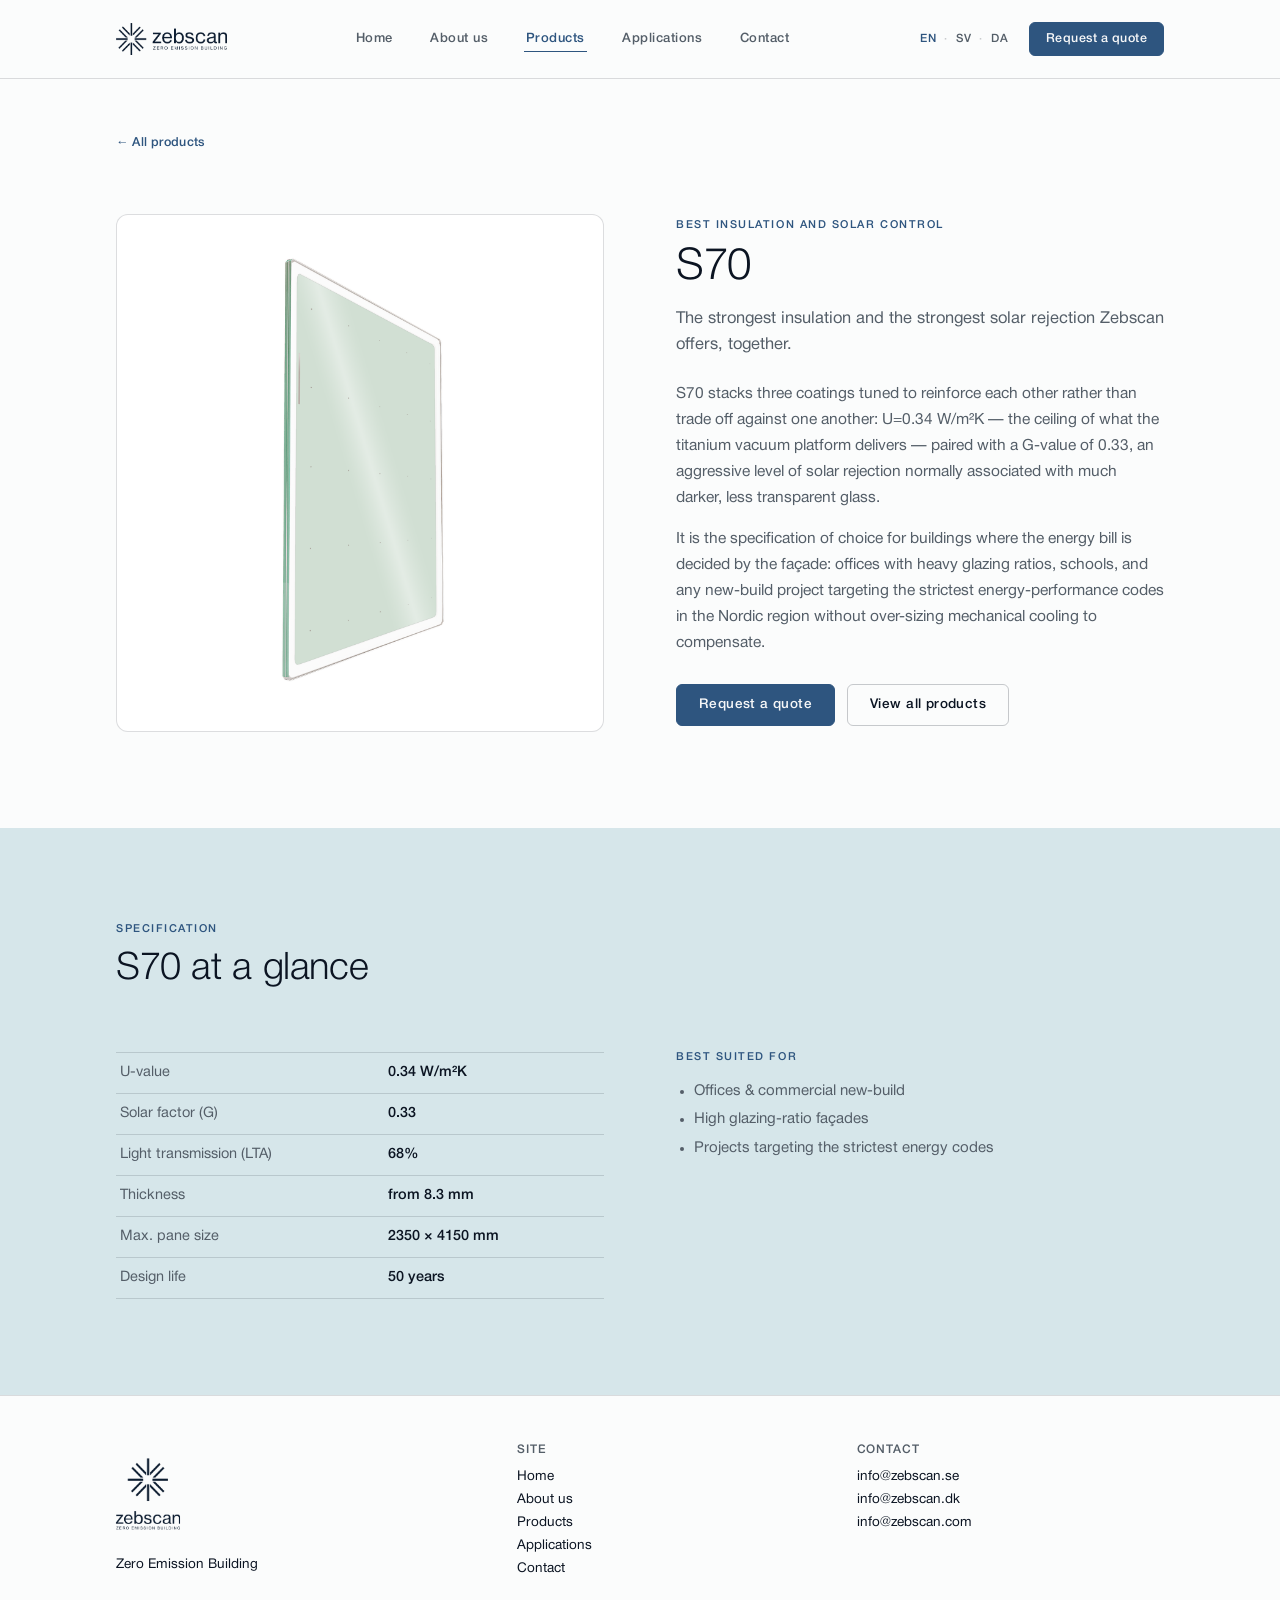
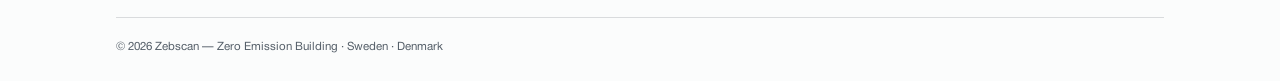
<file: products/s70.html>
<!doctype html>
<html lang="en">
<head>
<meta charset="utf-8">
<meta name="viewport" content="width=device-width, initial-scale=1">
<title>S70 — Zebscan Titanium Vacuum Glazing</title>
<meta name="description" content="The strongest insulation and the strongest solar rejection Zebscan offers, together. U-value: 0.34 W/m²K.">
<link rel="icon" type="image/png" href="/favicon.png">
<link rel="apple-touch-icon" href="/apple-touch-icon.png">
<link rel="canonical" href="https://zebscan.com/products/s70.html">
<meta property="og:type" content="website">
<meta property="og:url" content="https://zebscan.com/products/s70.html">
<meta property="og:title" content="S70 — Zebscan Titanium Vacuum Glazing">
<meta property="og:description" content="The strongest insulation and the strongest solar rejection Zebscan offers, together. U-value: 0.34 W/m²K.">
<meta property="og:image" content="https://zebscan.com/assets/images/products/s70.png">
<meta name="twitter:card" content="summary_large_image">
<meta name="twitter:title" content="S70 — Zebscan Titanium Vacuum Glazing">
<meta name="twitter:description" content="The strongest insulation and the strongest solar rejection Zebscan offers, together. U-value: 0.34 W/m²K.">
<meta name="twitter:image" content="https://zebscan.com/assets/images/products/s70.png">
<link rel="preload" as="font" href="/assets/fonts/HelveticaNeueRoman.otf" type="font/otf" crossorigin>
<link rel="stylesheet" href="/assets/css/tokens.css">
<link rel="stylesheet" href="/assets/css/fonts.css">
<link rel="stylesheet" href="/assets/css/base.css">
</head>
<body>
<header class="site-header">
  <div class="container">
    <a class="brand" href="/index.html" aria-label="Zebscan home">
      <img src="/assets/images/logo-left-aligned-darkblue.png" alt="Zebscan — Zero Emission Building" />
    </a>

    <nav class="nav-primary" aria-label="Primary">
      <a href="/index.html" id="i18n-navHome">Home</a>
      <a href="/about.html" id="i18n-navAbout">About us</a>
      <a href="/products.html" class="active" id="i18n-navProducts">Products</a>
      <a href="/applications.html" id="i18n-navApplications">Applications</a>
      <a href="/contact.html" id="i18n-navContact">Contact</a>
    </nav>

    <div class="header-actions">
      <div class="lang-switch" role="group" aria-label="Language">
        <button type="button" data-lang-btn="en" class="active">EN</button>
        <span>&middot;</span>
        <button type="button" data-lang-btn="sv">SV</button>
        <span>&middot;</span>
        <button type="button" data-lang-btn="da">DA</button>
      </div>
      <a class="btn-quote" href="/contact.html" id="i18n-navQuote">Request a quote</a>
      <button type="button" class="nav-toggle" aria-label="Toggle menu" aria-expanded="false">
        <span></span><span></span><span></span>
      </button>
    </div>
  </div>
</header>
<section class="section-tight">
  <div class="container">
    <a href="/products.html" class="card-cta" style="text-decoration:none;">&larr; All products</a>
  </div>
</section>

<section class="section" style="padding-top:8px;">
  <div class="container split">
    <div class="split-media">
      <img src="/assets/images/products/s70.png" alt="S70 vacuum glazing" />
    </div>
    <div class="split-copy">
      <span class="eyebrow">Best insulation and solar control</span>
      <h1 style="margin:0 0 14px;font-family:var(--font);font-weight:300;font-size:clamp(30px,3.6vw,44px);line-height:1.12;letter-spacing:-0.01em;">S70</h1>
      <p style="font-size:16.5px;color:var(--text-secondary);margin:0 0 22px;line-height:1.6;">The strongest insulation and the strongest solar rejection Zebscan offers, together.</p>
      <p>S70 stacks three coatings tuned to reinforce each other rather than trade off against one another: U=0.34 W/m²K — the ceiling of what the titanium vacuum platform delivers — paired with a G-value of 0.33, an aggressive level of solar rejection normally associated with much darker, less transparent glass.</p>
            <p>It is the specification of choice for buildings where the energy bill is decided by the façade: offices with heavy glazing ratios, schools, and any new-build project targeting the strictest energy-performance codes in the Nordic region without over-sizing mechanical cooling to compensate.</p>
      
      <div style="margin-top:28px;display:flex;gap:12px;flex-wrap:wrap;">
        <a class="btn btn-primary" href="/contact.html?product=s70" id="i18n-ctaRequestQuote">Request a quote</a>
        <a class="btn btn-secondary" href="/products.html" id="i18n-ctaAllProducts">View all products</a>
      </div>
    </div>
  </div>
</section>

<section class="section section-ice">
  <div class="container">
    <div class="section-head">
      <div>
        <span class="eyebrow">Specification</span>
        <h2 class="section-title">S70 at a glance</h2>
      </div>
    </div>
    <div class="split" style="align-items:start;">
      <table class="spec-table">
        <tr><th>U-value</th><td>0.34 W/m²K</td></tr>
              <tr><th>Solar factor (G)</th><td>0.33</td></tr>
              <tr><th>Light transmission (LTA)</th><td>68%</td></tr>
              <tr><th>Thickness</th><td>from 8.3 mm</td></tr>
              <tr><th>Max. pane size</th><td>2350 × 4150 mm</td></tr>
              <tr><th>Design life</th><td>50 years</td></tr>
      </table>
      <div>
        <span class="eyebrow">Best suited for</span>
        <ul style="margin:14px 0 0;padding-left:18px;font-size:15px;line-height:1.9;color:var(--text-secondary);">
          <li>Offices & commercial new-build</li>
              <li>High glazing-ratio façades</li>
              <li>Projects targeting the strictest energy codes</li>
        </ul>
      </div>
    </div>
  </div>
</section>
<footer class="site-footer">
  <div class="container">
    <div class="footer-grid">
      <div class="footer-col">
        <div class="footer-logo"><img src="/assets/images/logo-darkblue.png" alt="Zebscan" /></div>
        <p id="i18n-footerTagline">Zero Emission Building</p>
      </div>
      <div class="footer-col">
        <h4 id="i18n-footerNavHeading">Site</h4>
        <a href="/index.html" id="i18n-navHome">Home</a>
        <a href="/about.html" id="i18n-navAbout">About us</a>
        <a href="/products.html" id="i18n-navProducts">Products</a>
        <a href="/applications.html" id="i18n-navApplications">Applications</a>
        <a href="/contact.html" id="i18n-navContact">Contact</a>
      </div>
      <div class="footer-col">
        <h4 id="i18n-footerContactHeading">Contact</h4>
        <a href="mailto:info@zebscan.se">info@zebscan.se</a>
        <a href="mailto:info@zebscan.dk">info@zebscan.dk</a>
        <a href="mailto:info@zebscan.com">info@zebscan.com</a>
      </div>
    </div>
    <div class="footer-bottom">
      <span id="i18n-footerCopyright">© 2026 Zebscan — Zero Emission Building · Sweden · Denmark</span>
    </div>
  </div>
</footer>
<script src="/assets/js/nav.js" defer></script>
<script src="/assets/js/i18n-runtime.js" defer></script>

<script defer>
  window.addEventListener('DOMContentLoaded', function () {
    if (window.initI18n) window.initI18n({"en":{"navHome":"Home","navAbout":"About us","navProducts":"Products","navApplications":"Applications","navContact":"Contact","navQuote":"Request a quote","footerNavHeading":"Site","footerProductsHeading":"Products","footerContactHeading":"Contact","footerTagline":"Zero Emission Building","footerCopyright":"© 2026 Zebscan — Zero Emission Building · Sweden · Denmark","ctaRequestQuote":"Request a quote","ctaViewProduct":"View product","ctaAllProducts":"View all products","ctaLearnMore":"Learn more","catNieuwbouw":"New construction","catRenovatie":"Renovation","catRestauratie":"Restoration"},"sv":{"navHome":"Hem","navAbout":"Om oss","navProducts":"Produkter","navApplications":"Användning","navContact":"Kontakt","navQuote":"Begär offert","footerNavHeading":"Sida","footerProductsHeading":"Produkter","footerContactHeading":"Kontakt","footerTagline":"Zero Emission Building","footerCopyright":"© 2026 Zebscan — Zero Emission Building · Sverige · Danmark","ctaRequestQuote":"Begär offert","ctaViewProduct":"Visa produkt","ctaAllProducts":"Visa alla produkter","ctaLearnMore":"Läs mer","catNieuwbouw":"Nybyggnation","catRenovatie":"Renovering","catRestauratie":"Restaurering"},"da":{"navHome":"Hjem","navAbout":"Om os","navProducts":"Produkter","navApplications":"Anvendelse","navContact":"Kontakt","navQuote":"Anmod om tilbud","footerNavHeading":"Side","footerProductsHeading":"Produkter","footerContactHeading":"Kontakt","footerTagline":"Zero Emission Building","footerCopyright":"© 2026 Zebscan — Zero Emission Building · Sverige · Danmark","ctaRequestQuote":"Anmod om tilbud","ctaViewProduct":"Se produkt","ctaAllProducts":"Se alle produkter","ctaLearnMore":"Læs mere","catNieuwbouw":"Nybyggeri","catRenovatie":"Renovering","catRestauratie":"Restaurering"}});
  });
</script>
</body>
</html>
</file>
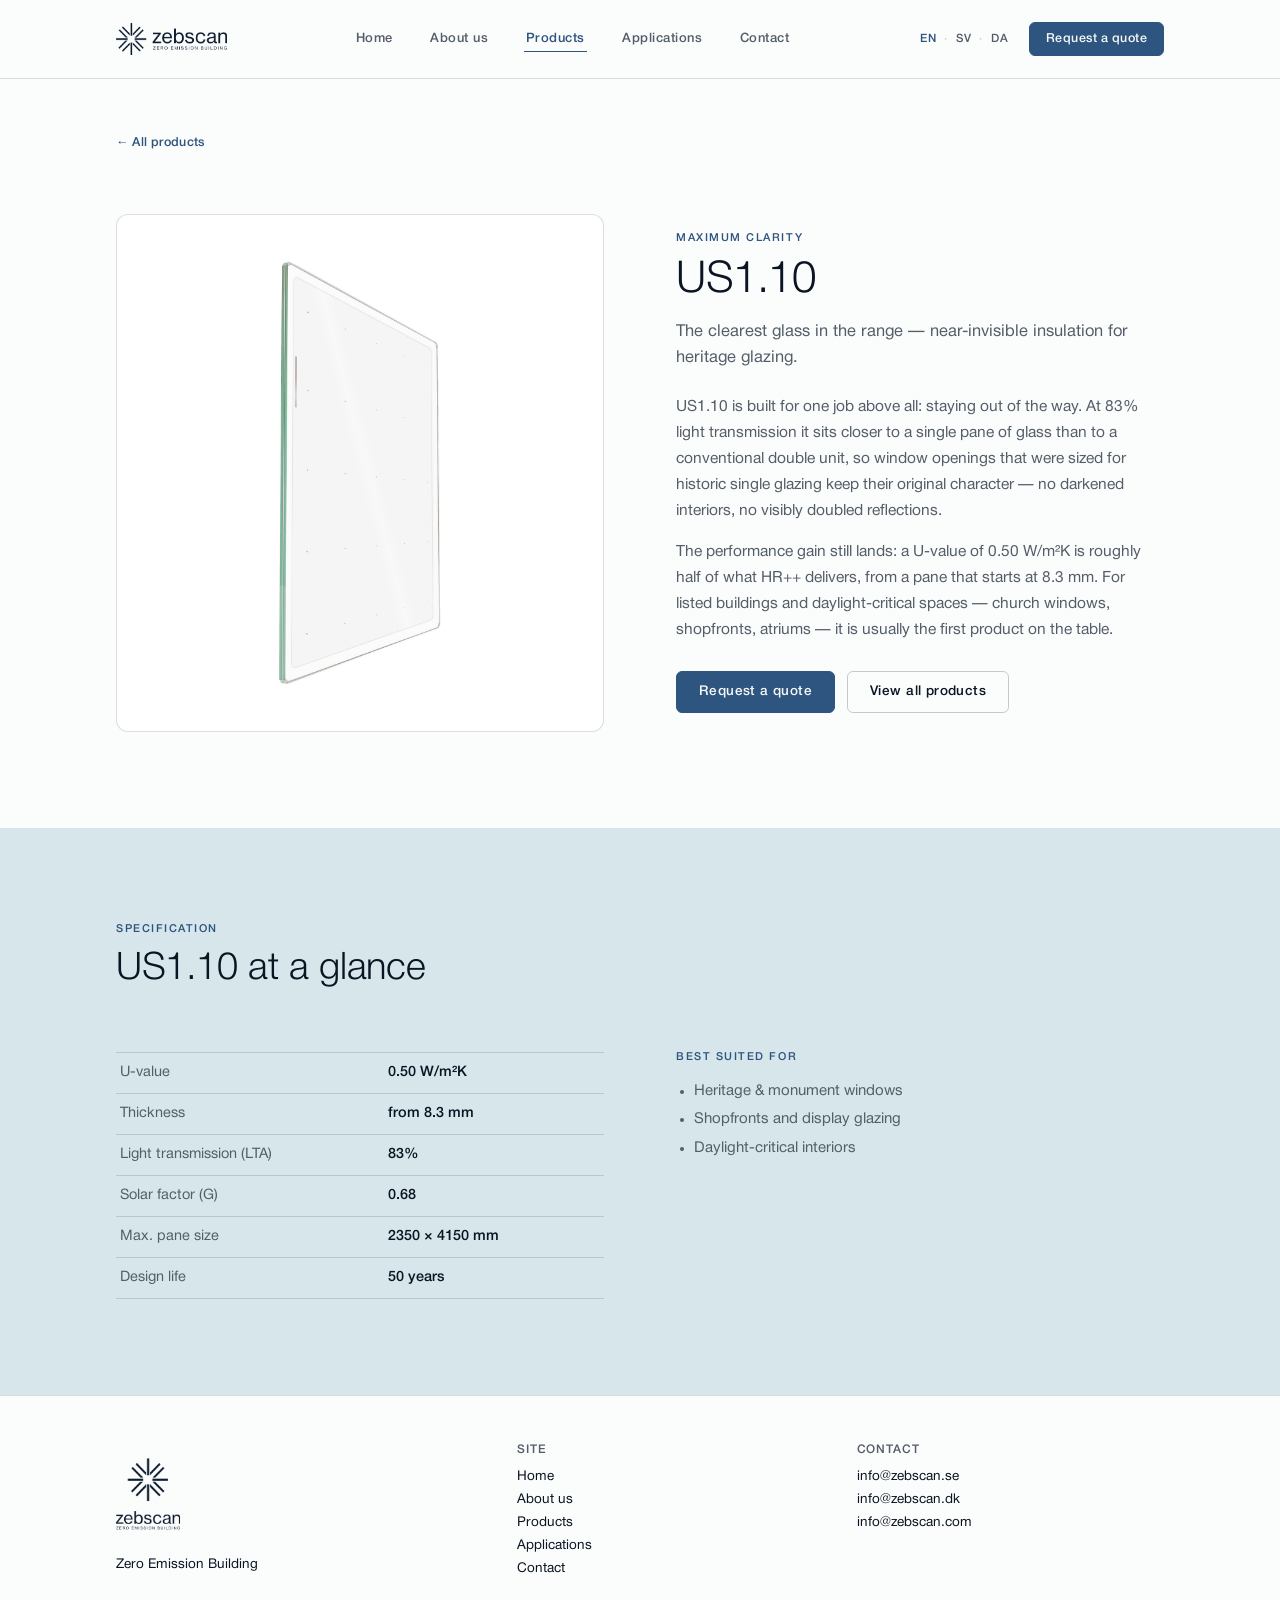
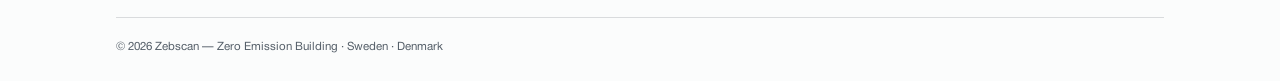
<file: products/us1-10.html>
<!doctype html>
<html lang="en">
<head>
<meta charset="utf-8">
<meta name="viewport" content="width=device-width, initial-scale=1">
<title>US1.10 — Zebscan Titanium Vacuum Glazing</title>
<meta name="description" content="The clearest glass in the range — near-invisible insulation for heritage glazing. U-value: 0.50 W/m²K.">
<link rel="icon" type="image/png" href="/favicon.png">
<link rel="apple-touch-icon" href="/apple-touch-icon.png">
<link rel="canonical" href="https://zebscan.com/products/us1-10.html">
<meta property="og:type" content="website">
<meta property="og:url" content="https://zebscan.com/products/us1-10.html">
<meta property="og:title" content="US1.10 — Zebscan Titanium Vacuum Glazing">
<meta property="og:description" content="The clearest glass in the range — near-invisible insulation for heritage glazing. U-value: 0.50 W/m²K.">
<meta property="og:image" content="https://zebscan.com/assets/images/products/us1-10.png">
<meta name="twitter:card" content="summary_large_image">
<meta name="twitter:title" content="US1.10 — Zebscan Titanium Vacuum Glazing">
<meta name="twitter:description" content="The clearest glass in the range — near-invisible insulation for heritage glazing. U-value: 0.50 W/m²K.">
<meta name="twitter:image" content="https://zebscan.com/assets/images/products/us1-10.png">
<link rel="preload" as="font" href="/assets/fonts/HelveticaNeueRoman.otf" type="font/otf" crossorigin>
<link rel="stylesheet" href="/assets/css/tokens.css">
<link rel="stylesheet" href="/assets/css/fonts.css">
<link rel="stylesheet" href="/assets/css/base.css">
</head>
<body>
<header class="site-header">
  <div class="container">
    <a class="brand" href="/index.html" aria-label="Zebscan home">
      <img src="/assets/images/logo-left-aligned-darkblue.png" alt="Zebscan — Zero Emission Building" />
    </a>

    <nav class="nav-primary" aria-label="Primary">
      <a href="/index.html" id="i18n-navHome">Home</a>
      <a href="/about.html" id="i18n-navAbout">About us</a>
      <a href="/products.html" class="active" id="i18n-navProducts">Products</a>
      <a href="/applications.html" id="i18n-navApplications">Applications</a>
      <a href="/contact.html" id="i18n-navContact">Contact</a>
    </nav>

    <div class="header-actions">
      <div class="lang-switch" role="group" aria-label="Language">
        <button type="button" data-lang-btn="en" class="active">EN</button>
        <span>&middot;</span>
        <button type="button" data-lang-btn="sv">SV</button>
        <span>&middot;</span>
        <button type="button" data-lang-btn="da">DA</button>
      </div>
      <a class="btn-quote" href="/contact.html" id="i18n-navQuote">Request a quote</a>
      <button type="button" class="nav-toggle" aria-label="Toggle menu" aria-expanded="false">
        <span></span><span></span><span></span>
      </button>
    </div>
  </div>
</header>
<section class="section-tight">
  <div class="container">
    <a href="/products.html" class="card-cta" style="text-decoration:none;">&larr; All products</a>
  </div>
</section>

<section class="section" style="padding-top:8px;">
  <div class="container split">
    <div class="split-media">
      <img src="/assets/images/products/us1-10.png" alt="US1.10 vacuum glazing" />
    </div>
    <div class="split-copy">
      <span class="eyebrow">Maximum clarity</span>
      <h1 style="margin:0 0 14px;font-family:var(--font);font-weight:300;font-size:clamp(30px,3.6vw,44px);line-height:1.12;letter-spacing:-0.01em;">US1.10</h1>
      <p style="font-size:16.5px;color:var(--text-secondary);margin:0 0 22px;line-height:1.6;">The clearest glass in the range — near-invisible insulation for heritage glazing.</p>
      <p>US1.10 is built for one job above all: staying out of the way. At 83% light transmission it sits closer to a single pane of glass than to a conventional double unit, so window openings that were sized for historic single glazing keep their original character — no darkened interiors, no visibly doubled reflections.</p>
            <p>The performance gain still lands: a U-value of 0.50 W/m²K is roughly half of what HR++ delivers, from a pane that starts at 8.3 mm. For listed buildings and daylight-critical spaces — church windows, shopfronts, atriums — it is usually the first product on the table.</p>
      
      <div style="margin-top:28px;display:flex;gap:12px;flex-wrap:wrap;">
        <a class="btn btn-primary" href="/contact.html?product=us1-10" id="i18n-ctaRequestQuote">Request a quote</a>
        <a class="btn btn-secondary" href="/products.html" id="i18n-ctaAllProducts">View all products</a>
      </div>
    </div>
  </div>
</section>

<section class="section section-ice">
  <div class="container">
    <div class="section-head">
      <div>
        <span class="eyebrow">Specification</span>
        <h2 class="section-title">US1.10 at a glance</h2>
      </div>
    </div>
    <div class="split" style="align-items:start;">
      <table class="spec-table">
        <tr><th>U-value</th><td>0.50 W/m²K</td></tr>
              <tr><th>Thickness</th><td>from 8.3 mm</td></tr>
              <tr><th>Light transmission (LTA)</th><td>83%</td></tr>
              <tr><th>Solar factor (G)</th><td>0.68</td></tr>
              <tr><th>Max. pane size</th><td>2350 × 4150 mm</td></tr>
              <tr><th>Design life</th><td>50 years</td></tr>
      </table>
      <div>
        <span class="eyebrow">Best suited for</span>
        <ul style="margin:14px 0 0;padding-left:18px;font-size:15px;line-height:1.9;color:var(--text-secondary);">
          <li>Heritage & monument windows</li>
              <li>Shopfronts and display glazing</li>
              <li>Daylight-critical interiors</li>
        </ul>
      </div>
    </div>
  </div>
</section>
<footer class="site-footer">
  <div class="container">
    <div class="footer-grid">
      <div class="footer-col">
        <div class="footer-logo"><img src="/assets/images/logo-darkblue.png" alt="Zebscan" /></div>
        <p id="i18n-footerTagline">Zero Emission Building</p>
      </div>
      <div class="footer-col">
        <h4 id="i18n-footerNavHeading">Site</h4>
        <a href="/index.html" id="i18n-navHome">Home</a>
        <a href="/about.html" id="i18n-navAbout">About us</a>
        <a href="/products.html" id="i18n-navProducts">Products</a>
        <a href="/applications.html" id="i18n-navApplications">Applications</a>
        <a href="/contact.html" id="i18n-navContact">Contact</a>
      </div>
      <div class="footer-col">
        <h4 id="i18n-footerContactHeading">Contact</h4>
        <a href="mailto:info@zebscan.se">info@zebscan.se</a>
        <a href="mailto:info@zebscan.dk">info@zebscan.dk</a>
        <a href="mailto:info@zebscan.com">info@zebscan.com</a>
      </div>
    </div>
    <div class="footer-bottom">
      <span id="i18n-footerCopyright">© 2026 Zebscan — Zero Emission Building · Sweden · Denmark</span>
    </div>
  </div>
</footer>
<script src="/assets/js/nav.js" defer></script>
<script src="/assets/js/i18n-runtime.js" defer></script>

<script defer>
  window.addEventListener('DOMContentLoaded', function () {
    if (window.initI18n) window.initI18n({"en":{"navHome":"Home","navAbout":"About us","navProducts":"Products","navApplications":"Applications","navContact":"Contact","navQuote":"Request a quote","footerNavHeading":"Site","footerProductsHeading":"Products","footerContactHeading":"Contact","footerTagline":"Zero Emission Building","footerCopyright":"© 2026 Zebscan — Zero Emission Building · Sweden · Denmark","ctaRequestQuote":"Request a quote","ctaViewProduct":"View product","ctaAllProducts":"View all products","ctaLearnMore":"Learn more","catNieuwbouw":"New construction","catRenovatie":"Renovation","catRestauratie":"Restoration"},"sv":{"navHome":"Hem","navAbout":"Om oss","navProducts":"Produkter","navApplications":"Användning","navContact":"Kontakt","navQuote":"Begär offert","footerNavHeading":"Sida","footerProductsHeading":"Produkter","footerContactHeading":"Kontakt","footerTagline":"Zero Emission Building","footerCopyright":"© 2026 Zebscan — Zero Emission Building · Sverige · Danmark","ctaRequestQuote":"Begär offert","ctaViewProduct":"Visa produkt","ctaAllProducts":"Visa alla produkter","ctaLearnMore":"Läs mer","catNieuwbouw":"Nybyggnation","catRenovatie":"Renovering","catRestauratie":"Restaurering"},"da":{"navHome":"Hjem","navAbout":"Om os","navProducts":"Produkter","navApplications":"Anvendelse","navContact":"Kontakt","navQuote":"Anmod om tilbud","footerNavHeading":"Side","footerProductsHeading":"Produkter","footerContactHeading":"Kontakt","footerTagline":"Zero Emission Building","footerCopyright":"© 2026 Zebscan — Zero Emission Building · Sverige · Danmark","ctaRequestQuote":"Anmod om tilbud","ctaViewProduct":"Se produkt","ctaAllProducts":"Se alle produkter","ctaLearnMore":"Læs mere","catNieuwbouw":"Nybyggeri","catRenovatie":"Renovering","catRestauratie":"Restaurering"}});
  });
</script>
</body>
</html>
</file>
<file: assets/css/tokens.css>
:root {
  --page-bg: #fbfcfc;
  --card-bg: #ffffff;
  --ink-bg: #1e4b3e;
  --text: #0b1422;
  --text-secondary: #545e68;
  --text-on-ink: #f6f7f8;
  --text-on-ink-secondary: #b7c0c7;
  --accent: #2e557f;
  --accent-deep: #1e3a56;
  --nordic-blue: #2e557f;
  --aurora-green: #1e4b3e;
  --ice: #d6e6ea;
  --line: rgba(11, 20, 34, 0.14);
  --line-strong: rgba(11, 20, 34, 0.22);
  --glow: 0 1px 2px rgba(255, 255, 255, 0.9), 0 0 20px rgba(255, 255, 255, 0.65);
  --font: 'HN Zebscan', -apple-system, 'Segoe UI', Arial, sans-serif;
  --header-h: 78px;
  --container-w: 1160px;
  --mobile-photo-h: clamp(220px, 40vh, 340px);
}
</file>
<file: assets/css/fonts.css>
@font-face {
  font-family: 'HN Zebscan';
  src: url('/assets/fonts/HelveticaNeueLight.otf') format('opentype');
  font-weight: 300;
  font-style: normal;
  font-display: swap;
}
@font-face {
  font-family: 'HN Zebscan';
  src: url('/assets/fonts/HelveticaNeueRoman.otf') format('opentype');
  font-weight: 400;
  font-style: normal;
  font-display: swap;
}
@font-face {
  font-family: 'HN Zebscan';
  src: url('/assets/fonts/HelveticaNeueMedium.otf') format('opentype');
  font-weight: 500;
  font-style: normal;
  font-display: swap;
}
</file>
<file: assets/css/base.css>
* { box-sizing: border-box; }

html { scroll-behavior: smooth; }

body {
  margin: 0;
  background: var(--page-bg);
  color: var(--text);
  font-family: var(--font);
  font-weight: 400;
  -webkit-font-smoothing: antialiased;
}

img { max-width: 100%; display: block; }

a { color: inherit; }

.container {
  width: 100%;
  max-width: var(--container-w);
  margin: 0 auto;
  padding: 0 clamp(20px, 5vw, 56px);
}

.reveal {
  opacity: 0;
  transform: translateY(10px);
  animation: rise 0.7s cubic-bezier(.2,.7,.2,1) forwards;
}
@media (prefers-reduced-motion: reduce) {
  .reveal { opacity: 1; transform: none; animation: none; }
}
@keyframes rise { to { opacity: 1; transform: translateY(0); } }

/* ---------- site header ---------- */
.site-header {
  position: sticky;
  top: 0;
  z-index: 20;
  background: rgba(251, 252, 252, 0.92);
  backdrop-filter: blur(10px);
  -webkit-backdrop-filter: blur(10px);
  border-bottom: 1px solid var(--line);
}
.site-header .container {
  height: var(--header-h);
  display: flex;
  align-items: center;
  justify-content: space-between;
  gap: 20px;
}
.brand { display: inline-flex; align-items: center; }
.brand img {
  height: 32px;
  width: auto;
}
.nav-primary {
  display: flex;
  align-items: center;
  gap: clamp(18px, 2.6vw, 34px);
  flex: 1;
  justify-content: center;
}
.nav-primary a {
  font-family: var(--font);
  font-weight: 500;
  font-size: 13px;
  letter-spacing: 0.04em;
  text-decoration: none;
  color: var(--text-secondary);
  padding: 6px 2px;
  border-bottom: 1px solid transparent;
  white-space: nowrap;
}
.nav-primary a:hover,
.nav-primary a:focus-visible { color: var(--text); }
.nav-primary a.active {
  color: var(--accent);
  border-bottom-color: var(--accent);
}
.header-actions {
  display: flex;
  align-items: center;
  gap: 18px;
  flex-shrink: 0;
}
.btn-quote {
  font-family: var(--font);
  font-weight: 500;
  font-size: 12.5px;
  letter-spacing: 0.04em;
  color: var(--text-on-ink);
  background: var(--accent);
  border: 1px solid var(--accent);
  border-radius: 6px;
  padding: 10px 16px;
  text-decoration: none;
  white-space: nowrap;
}
.btn-quote:hover { background: var(--accent-deep); border-color: var(--accent-deep); }

.lang-switch {
  display: flex;
  align-items: center;
  gap: 6px;
  font-family: var(--font);
  font-weight: 500;
  font-size: 11.5px;
  letter-spacing: 0.06em;
}
.lang-switch button {
  background: none;
  border: none;
  padding: 4px 2px;
  font-family: var(--font);
  font-weight: 500;
  font-size: 11.5px;
  letter-spacing: 0.06em;
  color: var(--text-secondary);
  cursor: pointer;
}
.lang-switch button.active { color: var(--accent); }
.lang-switch button:focus-visible {
  outline: 2px solid var(--accent);
  outline-offset: 2px;
  border-radius: 2px;
}
.lang-switch span { color: var(--line-strong); font-size: 11px; }

.nav-toggle {
  display: none;
  background: none;
  border: none;
  padding: 6px;
  cursor: pointer;
}
.nav-toggle span {
  display: block;
  width: 20px;
  height: 1.5px;
  background: var(--text);
  margin: 4px 0;
}

/* ---------- page hero band (used on every inner page) ---------- */
.page-hero {
  position: relative;
  background-size: cover;
  background-position: 60% 45%;
  min-height: clamp(260px, 42vh, 420px);
  display: flex;
  align-items: flex-end;
}
.page-hero::after {
  content: '';
  position: absolute;
  inset: 0;
  background: linear-gradient(to top, rgba(251,252,252,1) 0%, rgba(251,252,252,0.55) 32%, rgba(251,252,252,0.06) 62%, rgba(251,252,252,0) 78%);
}
.page-hero .container {
  position: relative;
  z-index: 1;
  padding-bottom: 40px;
  padding-top: 120px;
}
.page-hero-eyebrow {
  display: inline-block;
  font-family: var(--font);
  font-weight: 500;
  font-size: 11px;
  letter-spacing: 0.14em;
  text-transform: uppercase;
  color: var(--accent);
  text-shadow: var(--glow);
  margin: 0 0 14px;
}
.page-hero h1 {
  margin: 0 0 12px;
  font-family: var(--font);
  font-weight: 300;
  font-size: clamp(32px, 5vw, 52px);
  line-height: 1.1;
  letter-spacing: -0.01em;
  text-wrap: balance;
  color: var(--text);
  text-shadow: var(--glow);
  max-width: 18ch;
}
.page-hero h1 em {
  font-style: normal;
  font-weight: 500;
  color: var(--accent);
}
.page-hero p {
  margin: 0;
  max-width: 56ch;
  font-family: var(--font);
  font-size: 16px;
  line-height: 1.6;
  color: var(--text-secondary);
  text-shadow: var(--glow);
}

/* ---------- section rhythm ---------- */
.section { padding: clamp(56px, 8vw, 96px) 0; }
.section-tight { padding: clamp(36px, 5vw, 56px) 0; }
.section-ink { background: var(--ink-bg); color: var(--text-on-ink); }
.section-ice { background: var(--ice); }

/* a section with a large, faint background photo instead of a boxed image —
   set --watermark-img inline on the section itself */
.section-watermark {
  position: relative;
  overflow: hidden;
  isolation: isolate;
}
.section-watermark::before {
  content: '';
  position: absolute;
  inset: 0;
  z-index: -1;
  background-image: var(--watermark-img);
  background-size: cover;
  background-position: center;
  opacity: 0.4;
}
.section-watermark::after {
  content: '';
  position: absolute;
  inset: 0;
  z-index: -1;
  background: linear-gradient(100deg, var(--page-bg) 0%, var(--page-bg) 22%, rgba(251,252,252,0.78) 40%, rgba(251,252,252,0.3) 60%, rgba(251,252,252,0.1) 100%);
}

.eyebrow {
  display: block;
  font-family: var(--font);
  font-weight: 500;
  font-size: 11px;
  letter-spacing: 0.14em;
  text-transform: uppercase;
  color: var(--accent);
  margin: 0 0 12px;
}
.section-ink .eyebrow { color: var(--ice); }

h2.section-title {
  margin: 0 0 16px;
  font-family: var(--font);
  font-weight: 300;
  font-size: clamp(26px, 3.4vw, 38px);
  line-height: 1.18;
  letter-spacing: -0.01em;
  text-wrap: balance;
  max-width: 22ch;
}
.section-lede {
  margin: 0;
  max-width: 62ch;
  font-size: 16px;
  line-height: 1.65;
  color: var(--text-secondary);
}
.section-ink .section-lede { color: var(--text-on-ink-secondary); }

.section-head {
  display: flex;
  align-items: flex-end;
  justify-content: space-between;
  gap: 24px;
  flex-wrap: wrap;
  margin-bottom: clamp(28px, 4vw, 44px);
}

/* ---------- USP / spec strip ---------- */
.usp-strip {
  display: grid;
  grid-template-columns: repeat(auto-fit, minmax(180px, 1fr));
  gap: 32px;
  border-top: 1px solid var(--line);
  border-bottom: 1px solid var(--line);
  padding: 32px 0;
}
.section-ink .usp-strip { border-color: rgba(246,247,248,0.18); }
.usp-item { display: flex; flex-direction: column; gap: 6px; }
.usp-value {
  font-family: var(--font);
  font-weight: 500;
  font-size: clamp(24px, 2.6vw, 32px);
  font-variant-numeric: tabular-nums;
}
.usp-label {
  font-family: var(--font);
  font-weight: 400;
  font-size: 11.5px;
  letter-spacing: 0.08em;
  text-transform: uppercase;
  color: var(--text-secondary);
}
.section-ink .usp-label { color: var(--text-on-ink-secondary); }

/* ---------- card grids ---------- */
.card-grid {
  display: grid;
  grid-template-columns: repeat(auto-fill, minmax(240px, 1fr));
  gap: 24px;
}
.card-grid-3 { grid-template-columns: repeat(auto-fit, minmax(260px, 1fr)); }
.card-grid-products { grid-template-columns: repeat(3, 1fr); }
.card {
  display: flex;
  flex-direction: column;
  background: var(--card-bg);
  border: 1px solid var(--line);
  border-radius: 10px;
  overflow: hidden;
  text-decoration: none;
  color: inherit;
}
.card-photo {
  aspect-ratio: 4/3;
  background-size: cover;
  background-position: center;
}
.card-media {
  aspect-ratio: 4/3;
  background: var(--page-bg);
  display: flex;
  align-items: center;
  justify-content: center;
  padding: 18px;
}
.card-media img { max-height: 100%; width: auto; margin: 0 auto; }
.card-body { padding: 20px 22px 24px; display: flex; flex-direction: column; gap: 8px; flex: 1; }
.card-eyebrow {
  font-family: var(--font);
  font-weight: 500;
  font-size: 10.5px;
  letter-spacing: 0.1em;
  text-transform: uppercase;
  color: var(--accent);
}
.card h3 {
  margin: 0;
  font-family: var(--font);
  font-weight: 500;
  font-size: 19px;
  letter-spacing: -0.005em;
}
.card p {
  margin: 0;
  font-size: 14px;
  line-height: 1.55;
  color: var(--text-secondary);
  flex: 1;
}
.card-cta {
  margin-top: 10px;
  font-family: var(--font);
  font-weight: 500;
  font-size: 12.5px;
  letter-spacing: 0.03em;
  color: var(--accent);
}
.card-spec-row {
  display: flex;
  gap: 14px;
  font-family: var(--font);
  font-size: 11.5px;
  color: var(--text-secondary);
  padding-top: 4px;
  border-top: 1px solid var(--line);
  margin-top: 8px;
}
.card-spec-row b { color: var(--text); font-weight: 500; }

/* ---------- buttons ---------- */
.btn {
  display: inline-flex;
  align-items: center;
  justify-content: center;
  gap: 8px;
  font-family: var(--font);
  font-weight: 500;
  font-size: 13.5px;
  letter-spacing: 0.03em;
  padding: 13px 22px;
  border-radius: 6px;
  text-decoration: none;
  cursor: pointer;
  border: 1px solid transparent;
}
.btn-primary { background: var(--accent); color: var(--text-on-ink); border-color: var(--accent); }
.btn-primary:hover { background: var(--accent-deep); border-color: var(--accent-deep); }
.btn-secondary { background: transparent; color: var(--text); border-color: var(--line-strong); }
.btn-secondary:hover { border-color: var(--accent); color: var(--accent); }
.section-ink .btn-secondary { color: var(--text-on-ink); border-color: rgba(246,247,248,0.35); }

/* ---------- spec table (product detail pages) ---------- */
.spec-table { width: 100%; border-collapse: collapse; }
.spec-table tr { border-bottom: 1px solid var(--line); }
.spec-table tr:first-child { border-top: 1px solid var(--line); }
.spec-table th, .spec-table td {
  text-align: left;
  padding: 13px 4px;
  font-family: var(--font);
  font-size: 14.5px;
}
.spec-table th {
  font-weight: 400;
  color: var(--text-secondary);
  width: 55%;
}
.spec-table td {
  font-weight: 500;
  font-variant-numeric: tabular-nums;
}

/* ---------- product/application 2-col layout ---------- */
.split {
  display: grid;
  grid-template-columns: 1fr 1fr;
  gap: clamp(32px, 6vw, 72px);
  align-items: center;
}
.split-media {
  background: var(--card-bg);
  border: 1px solid var(--line);
  border-radius: 12px;
  padding: 28px;
  display: flex;
  align-items: center;
  justify-content: center;
}
.split-media img { max-height: 460px; }
.split-copy p { font-size: 15.5px; line-height: 1.68; color: var(--text-secondary); }
.split-copy p + p { margin-top: 14px; }

/* ---------- application photo mosaic ---------- */
.photo-row {
  display: grid;
  grid-template-columns: repeat(3, 1fr);
  gap: 12px;
}
.photo-row img { width: 100%; height: 220px; object-fit: cover; border-radius: 8px; }

/* ---------- forms ---------- */
.form-grid {
  display: grid;
  grid-template-columns: 1fr 1fr;
  gap: 16px;
}
.form-field { display: flex; flex-direction: column; gap: 6px; }
.form-field.full { grid-column: 1 / -1; }
.form-field label {
  font-family: var(--font);
  font-weight: 500;
  font-size: 11.5px;
  letter-spacing: 0.06em;
  text-transform: uppercase;
  color: var(--text-secondary);
}
.form-field input,
.form-field select,
.form-field textarea {
  font-family: var(--font);
  font-size: 14.5px;
  color: var(--text);
  background: var(--card-bg);
  border: 1px solid var(--line-strong);
  border-radius: 6px;
  padding: 12px 13px;
  width: 100%;
}
.form-field textarea { resize: vertical; min-height: 110px; }
.form-field input:focus,
.form-field select:focus,
.form-field textarea:focus {
  outline: none;
  border-color: var(--accent);
  box-shadow: 0 0 0 3px rgba(46,85,127,0.15);
}
.form-honeypot { position: absolute; left: -9999px; }
.form-note { font-size: 12.5px; color: var(--text-secondary); margin-top: 4px; }
.form-status {
  margin-top: 16px;
  font-family: var(--font);
  font-size: 13.5px;
  display: none;
}
.form-status.is-visible { display: block; }
.form-status.is-success { color: var(--aurora-green); }
.form-status.is-error { color: #a13b3b; }

/* ---------- footer ---------- */
.site-footer {
  border-top: 1px solid var(--line);
  padding: 48px 0 28px;
}
.footer-grid {
  display: grid;
  grid-template-columns: 1.2fr 1fr 1fr;
  gap: 32px;
  padding-bottom: 32px;
}
.footer-col h4 {
  margin: 0 0 14px;
  font-family: var(--font);
  font-weight: 500;
  font-size: 12px;
  letter-spacing: 0.08em;
  text-transform: uppercase;
  color: var(--text-secondary);
}
.footer-col a, .footer-col p {
  display: block;
  font-family: var(--font);
  font-size: 13.5px;
  color: var(--text);
  text-decoration: none;
  margin: 0 0 9px;
}
.footer-col a:hover { color: var(--accent); }
.footer-bottom {
  display: flex;
  align-items: center;
  justify-content: space-between;
  gap: 16px;
  flex-wrap: wrap;
  padding-top: 24px;
  border-top: 1px solid var(--line);
  font-family: var(--font);
  font-size: 11.5px;
  color: var(--text-secondary);
}
.footer-logo img { width: 110px; transform: translateX(-18.1%); margin-bottom: 14px; }

/* ---------- responsive ---------- */
@media (max-width: 860px) {
  .nav-primary { display: none; }
  .nav-toggle { display: block; }
  .header-actions .lang-switch { display: none; }
  .split { grid-template-columns: 1fr; }
  .photo-row { grid-template-columns: repeat(2, 1fr); }
  .footer-grid { grid-template-columns: 1fr 1fr; }
  .form-grid { grid-template-columns: 1fr; }
  .card-grid-products { grid-template-columns: repeat(2, 1fr); }

  .site-header.nav-open .nav-primary {
    display: flex;
    flex-direction: column;
    align-items: flex-start;
    gap: 4px;
    position: absolute;
    top: var(--header-h);
    left: 0;
    right: 0;
    background: var(--page-bg);
    border-bottom: 1px solid var(--line);
    padding: 12px clamp(20px, 5vw, 56px) 20px;
  }
  .site-header.nav-open .header-actions .lang-switch { display: flex; }
}

@media (max-width: 560px) {
  .card-grid { grid-template-columns: 1fr 1fr; }
  .card-grid-products { grid-template-columns: 1fr; }
  .photo-row { grid-template-columns: 1fr; }
  .footer-grid { grid-template-columns: 1fr; }
  .page-hero .container { padding-top: 100px; }
}
</file>
